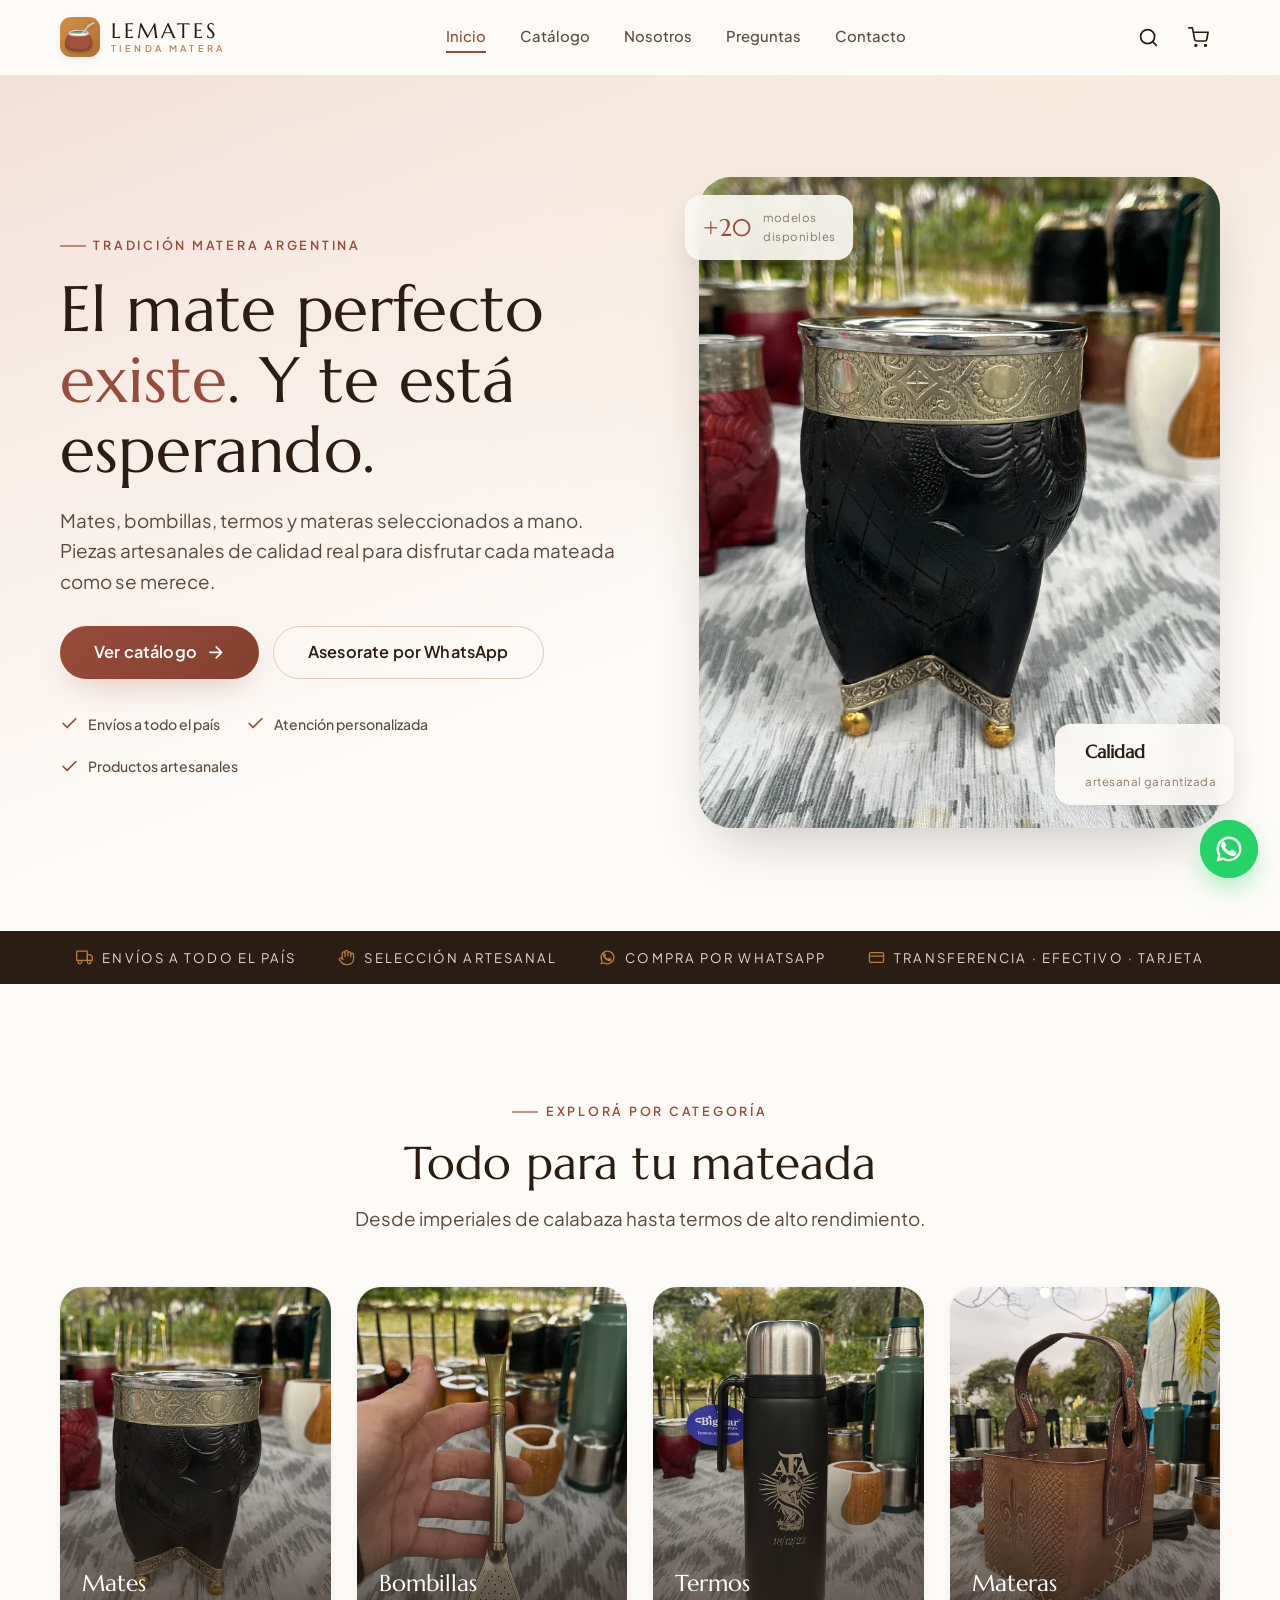
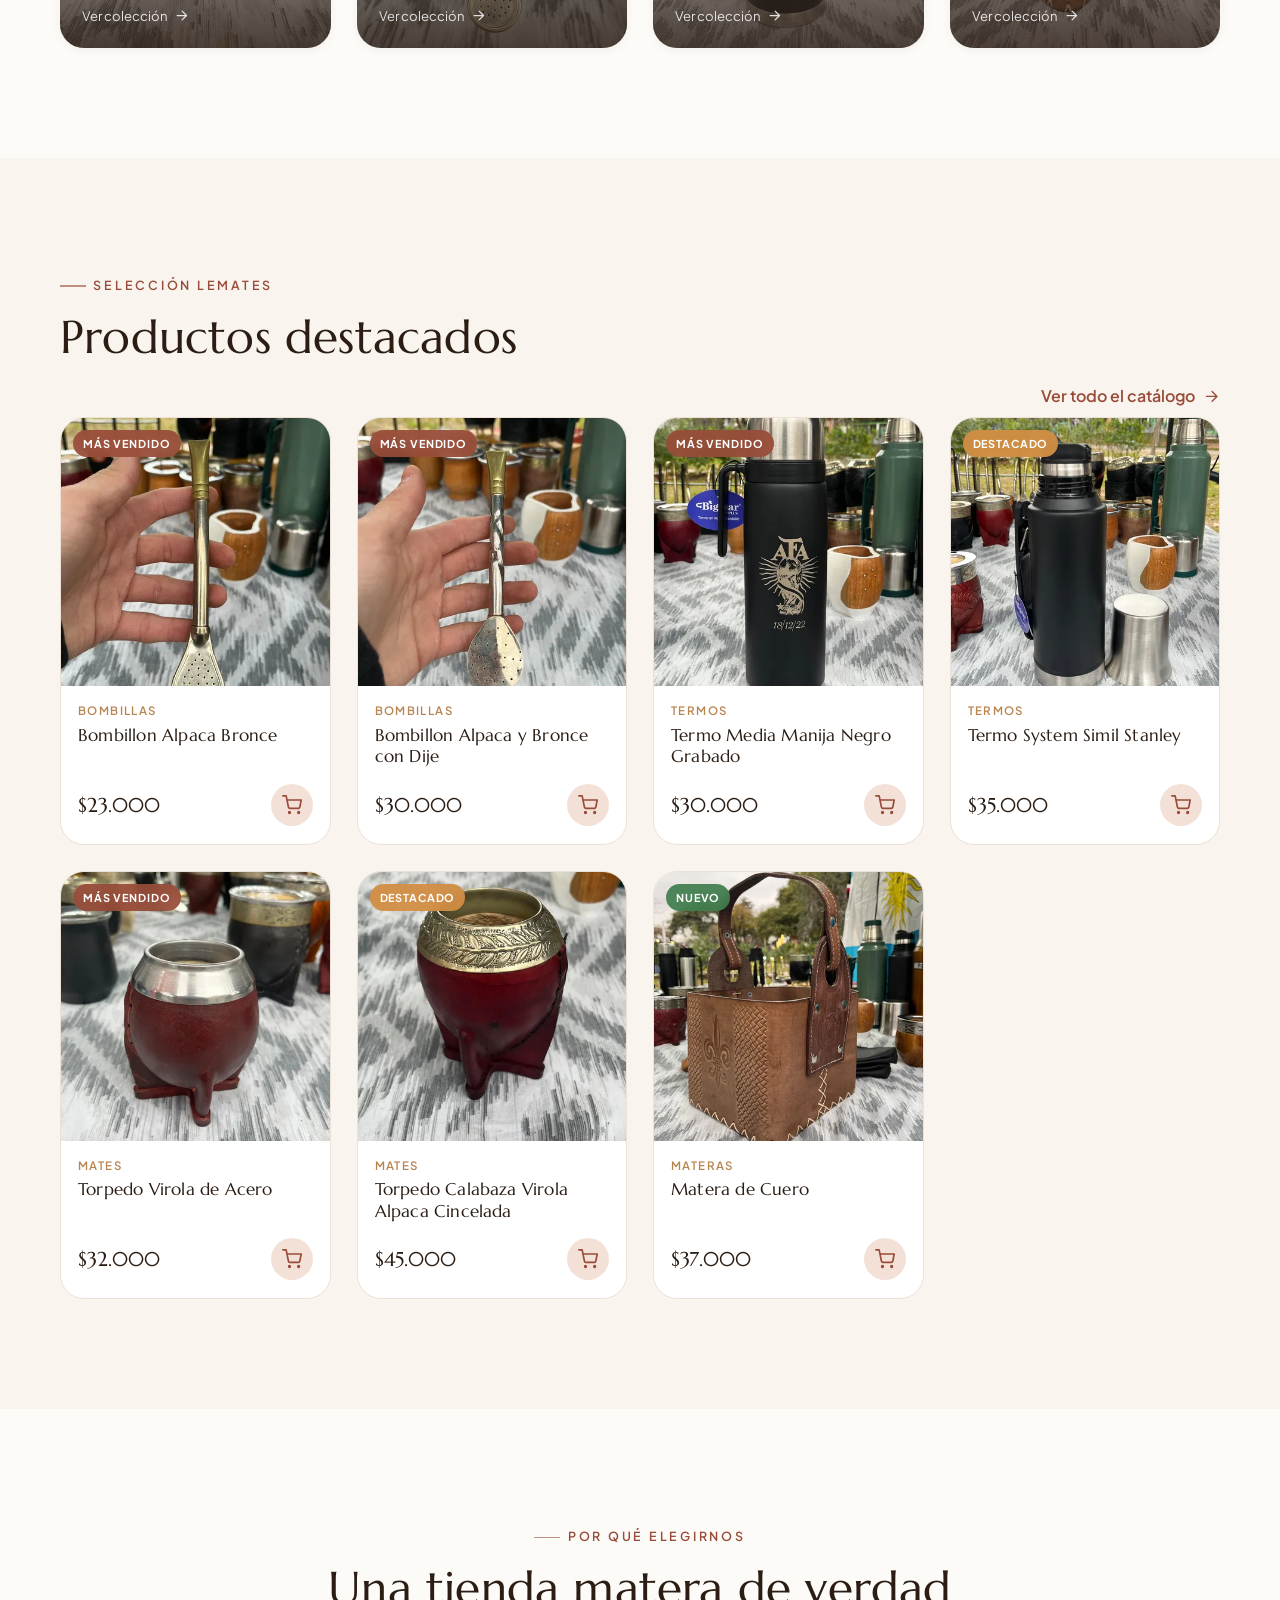
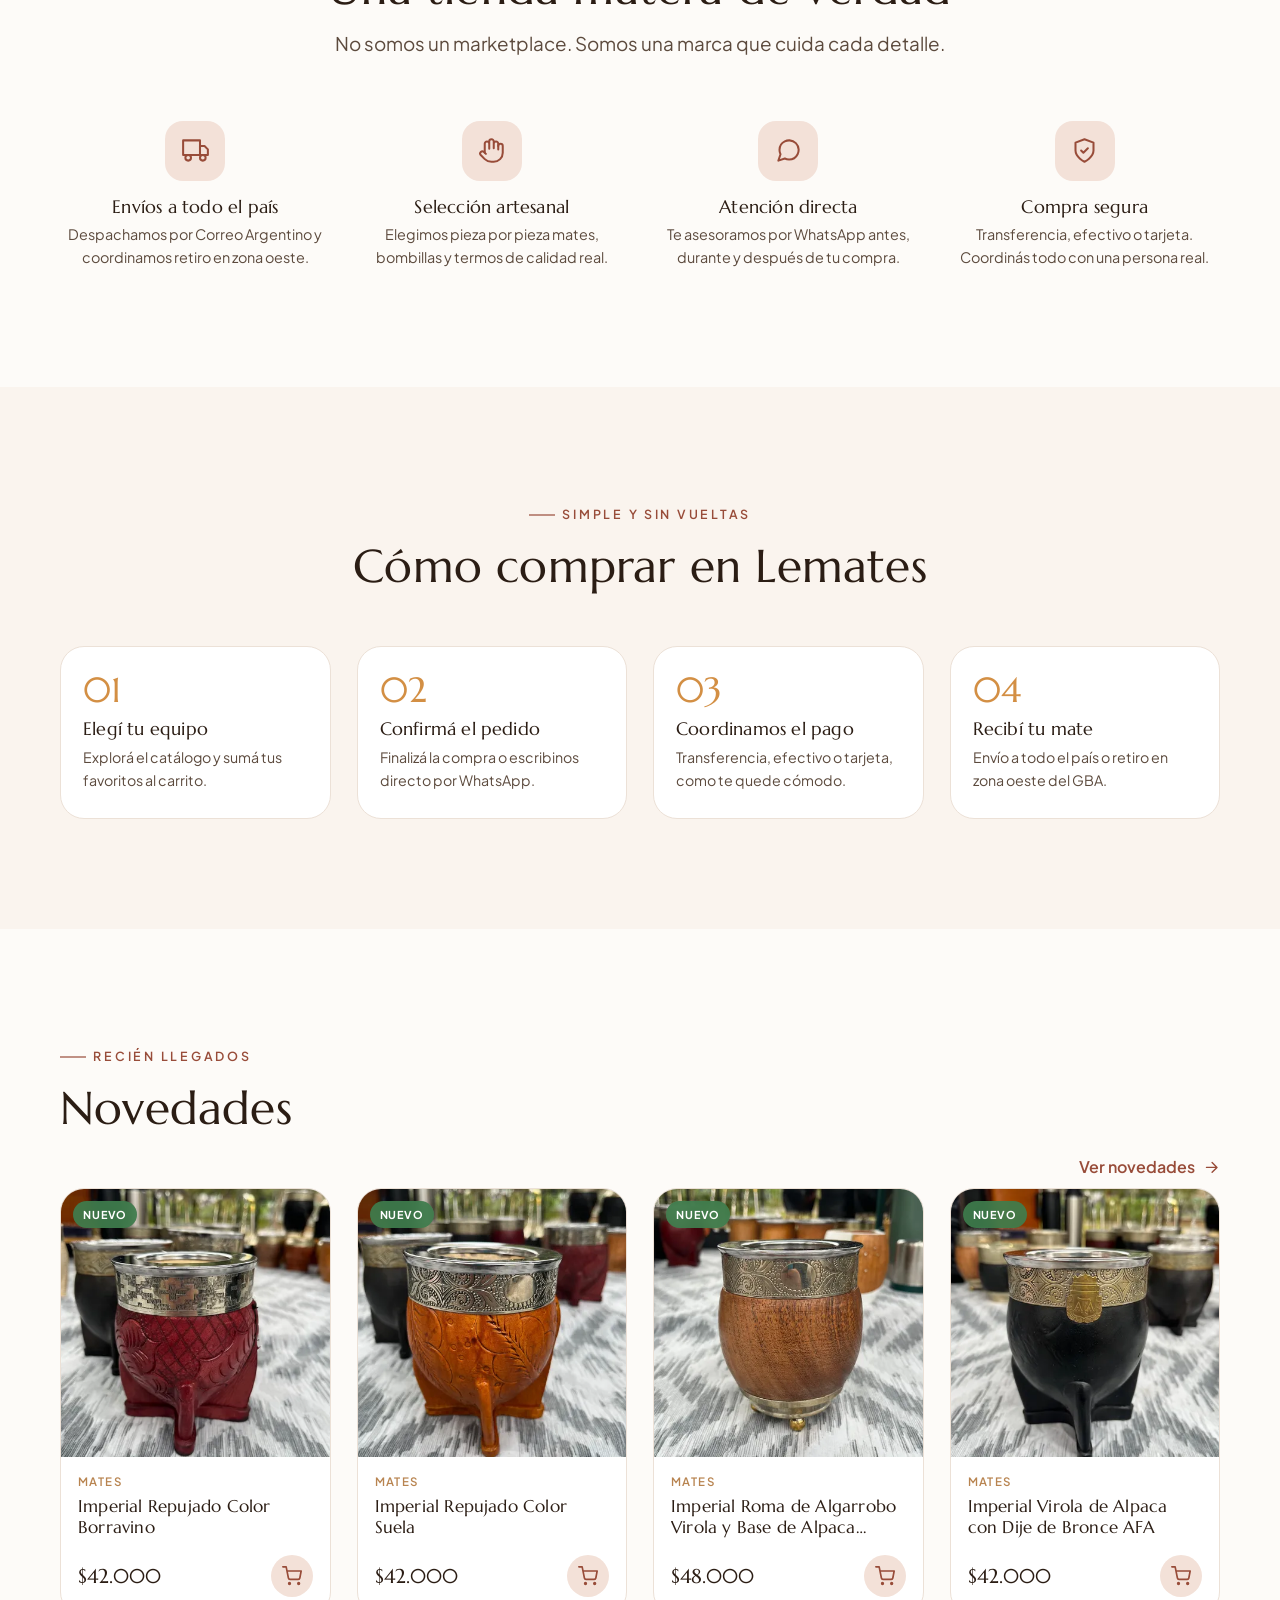
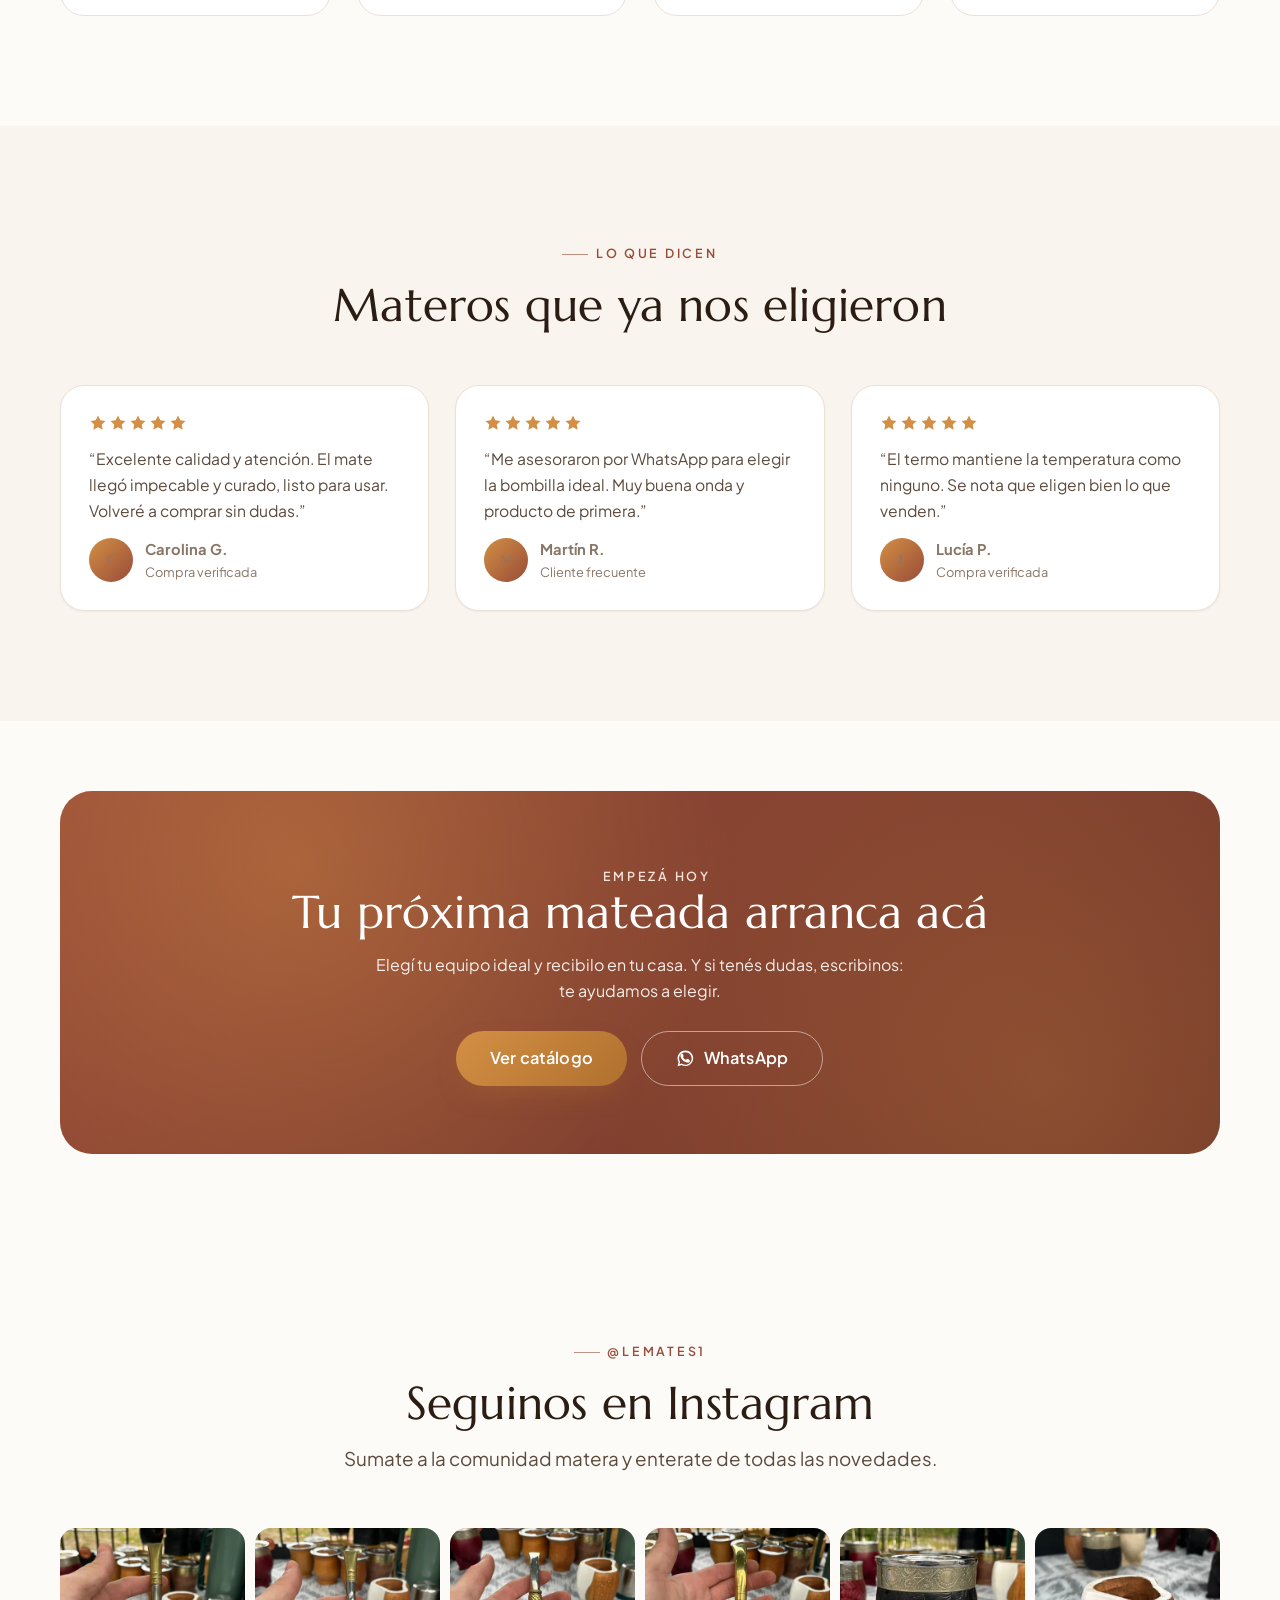
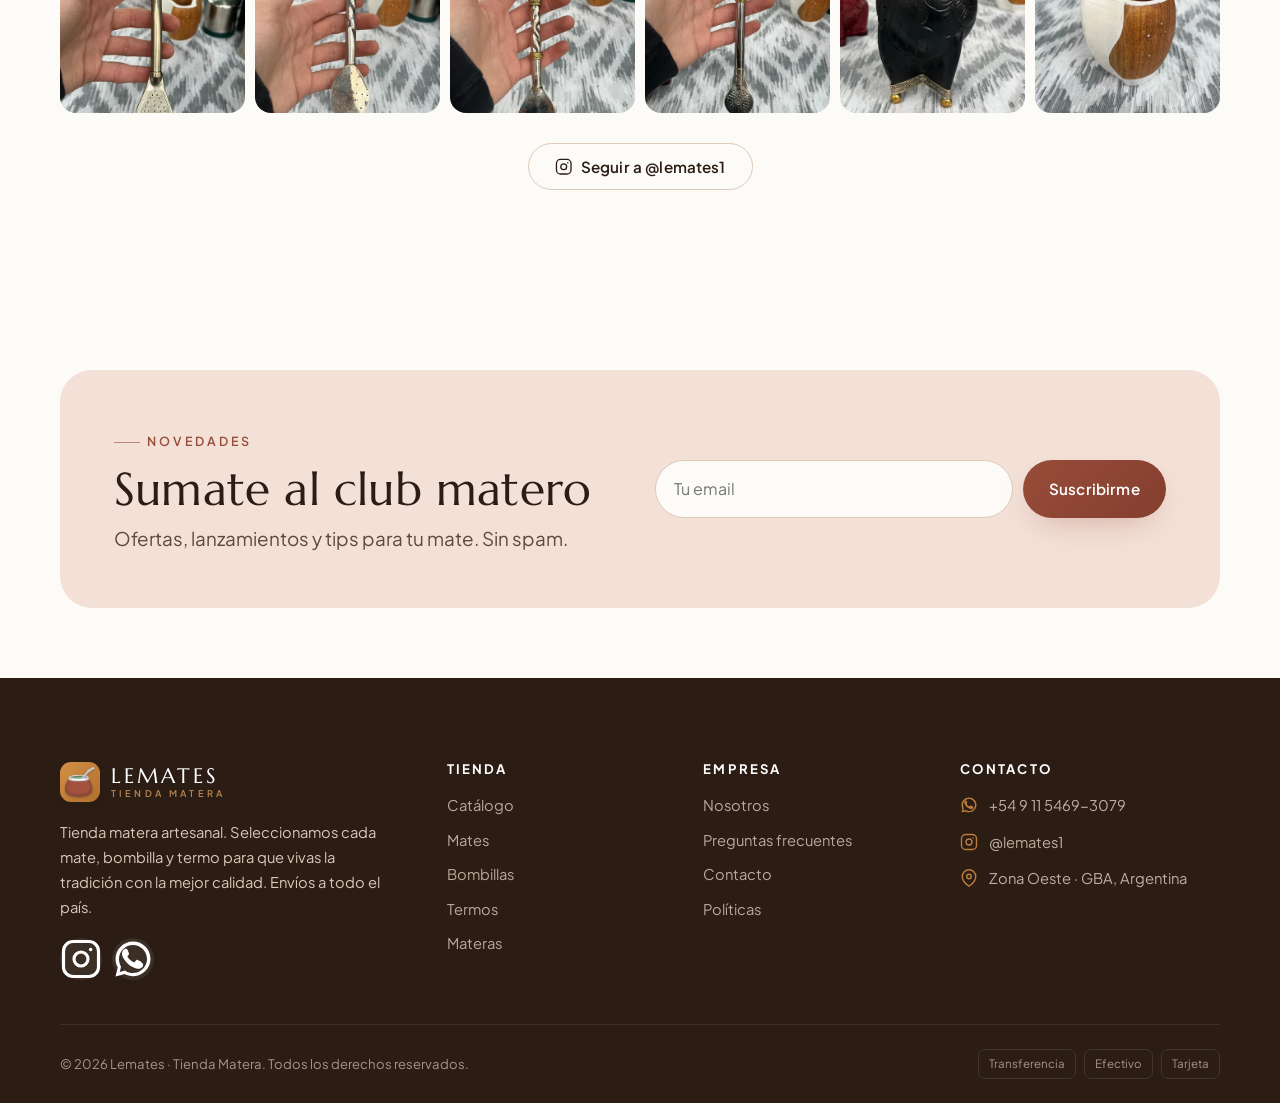
<file: index.html>
<!DOCTYPE html>
<html lang="es-AR">
<head>
<meta charset="UTF-8">
<meta name="viewport" content="width=device-width, initial-scale=1">
<title>Lemates · Tienda Matera | Mates, bombillas y termos artesanales</title>
<meta name="description" content="Tienda matera artesanal. Mates de calabaza y algarrobo, bombillas de alpaca, termos y materas. Envíos a todo el país. Comprá por la web o WhatsApp.">
<link rel="canonical" href="https://www.lemates.com.ar/index.html">
<meta name="theme-color" content="#d38f44">
<meta name="author" content="Lemates">
<meta name="robots" content="index, follow">
<meta property="og:type" content="website">
<meta property="og:site_name" content="Lemates · Tienda Matera">
<meta property="og:title" content="Lemates · Tienda Matera | Mates, bombillas y termos artesanales">
<meta property="og:description" content="Tienda matera artesanal. Mates de calabaza y algarrobo, bombillas de alpaca, termos y materas. Envíos a todo el país. Comprá por la web o WhatsApp.">
<meta property="og:url" content="https://www.lemates.com.ar/index.html">
<meta property="og:image" content="https://www.lemates.com.ar/assets/img/brand/og-image.jpg">
<meta property="og:locale" content="es_AR">
<meta name="twitter:card" content="summary_large_image">
<meta name="twitter:title" content="Lemates · Tienda Matera | Mates, bombillas y termos artesanales">
<meta name="twitter:description" content="Tienda matera artesanal. Mates de calabaza y algarrobo, bombillas de alpaca, termos y materas. Envíos a todo el país. Comprá por la web o WhatsApp.">
<meta name="twitter:image" content="https://www.lemates.com.ar/assets/img/brand/og-image.jpg">
<link rel="icon" href="favicon.ico" sizes="any">
<link rel="icon" type="image/png" sizes="32x32" href="assets/img/brand/favicon-32.png">
<link rel="apple-touch-icon" href="assets/img/brand/apple-touch-icon.png">
<link rel="manifest" href="site.webmanifest">
<link rel="preconnect" href="https://fonts.googleapis.com">
<link rel="preconnect" href="https://fonts.gstatic.com" crossorigin>
<link rel="preload" as="style" href="https://fonts.googleapis.com/css2?family=Marcellus&family=Plus+Jakarta+Sans:wght@400;500;600;700&display=swap">
<link rel="stylesheet" href="https://fonts.googleapis.com/css2?family=Marcellus&family=Plus+Jakarta+Sans:wght@400;500;600;700&display=swap">
<link rel="stylesheet" href="assets/css/styles.css?v=20260708e">
<script type="application/ld+json">{"@context": "https://schema.org", "@type": "Store", "name": "Lemates · Tienda Matera", "image": "https://www.lemates.com.ar/assets/img/brand/og-image.jpg", "description": "Tienda matera artesanal. Mates, bombillas, termos y materas de primera calidad. Envíos a todo el país.", "url": "https://www.lemates.com.ar", "telephone": "+5491154693079", "areaServed": "AR", "sameAs": ["https://www.instagram.com/lemates1/"], "priceRange": "$$"}</script>
</head>
<body>
<div class="page-loader"><img class="loader-mate" src="assets/img/brand/mate-icon.png" alt="Cargando"></div><header class="header">
  <div class="container header__bar">
    <a class="brand" href="index.html" aria-label="Lemates inicio">
  <span class="brand__mark"><img src="assets/img/brand/mate-icon.png" alt="" width="30" height="30"></span>
  <span class="brand__text"><span class="brand__name">LEMATES</span><span class="brand__sub">Tienda Matera</span></span>
</a>
    <nav class="nav" aria-label="Principal"><a href="index.html" data-nav="index.html" class="is-active">Inicio</a><a href="catalogo.html" data-nav="catalogo.html">Catálogo</a><a href="nosotros.html" data-nav="nosotros.html">Nosotros</a><a href="faq.html" data-nav="faq.html">Preguntas</a><a href="contacto.html" data-nav="contacto.html">Contacto</a></nav>
    <div class="header__actions">
      <a class="icon-btn" href="catalogo.html" aria-label="Buscar productos"><svg viewBox="0 0 24 24" fill="none" stroke="currentColor" stroke-width="2" stroke-linecap="round" stroke-linejoin="round"><circle cx="11" cy="11" r="8"/><path d="m21 21-4.3-4.3"/></svg></a>
      <button class="icon-btn" data-cart-open aria-label="Abrir carrito"><svg viewBox="0 0 24 24" fill="none" stroke="currentColor" stroke-width="1.9" stroke-linecap="round" stroke-linejoin="round"><circle cx="9" cy="21" r="1"/><circle cx="20" cy="21" r="1"/><path d="M1 1h4l2.68 13.39a2 2 0 0 0 2 1.61h9.72a2 2 0 0 0 2-1.61L23 6H6"/></svg><span class="cart-count">0</span></button>
      <button class="icon-btn menu-toggle" aria-label="Abrir menú"><svg viewBox="0 0 24 24" fill="none" stroke="currentColor" stroke-width="2" stroke-linecap="round"><path d="M3 6h18M3 12h18M3 18h18"/></svg></button>
    </div>
  </div>
</header>
<div class="mobile-nav">
  <div class="mobile-nav__scrim"></div>
  <aside class="mobile-nav__panel" role="dialog" aria-label="Menú">
    <div class="mobile-nav__head"><a class="brand" href="index.html" aria-label="Lemates inicio">
  <span class="brand__mark"><img src="assets/img/brand/mate-icon.png" alt="" width="30" height="30"></span>
  <span class="brand__text"><span class="brand__name">LEMATES</span><span class="brand__sub">Tienda Matera</span></span>
</a><button class="icon-btn" data-mclose aria-label="Cerrar menú"><svg viewBox="0 0 24 24" fill="none" stroke="currentColor" stroke-width="2" stroke-linecap="round"><path d="M18 6 6 18M6 6l12 12"/></svg></button></div>
    <nav class="mobile-nav__links"><a href="index.html" data-mclose class="is-active">Inicio</a><a href="catalogo.html" data-mclose>Catálogo</a><a href="nosotros.html" data-mclose>Nosotros</a><a href="faq.html" data-mclose>Preguntas</a><a href="contacto.html" data-mclose>Contacto</a><a href="carrito.html" data-mclose>Carrito</a></nav>
    <div class="mobile-nav__foot">
      <a class="btn btn--wa btn--block" href="https://wa.me/5491154693079" target="_blank" rel="noopener"><svg viewBox="0 0 24 24" fill="currentColor"><path d="M12 2C6.5 2 2 6.5 2 12c0 1.8.5 3.4 1.3 4.9L2 22l5.3-1.4c1.4.8 3 1.2 4.7 1.2 5.5 0 10-4.5 10-10S17.5 2 12 2zm0 18c-1.5 0-3-.4-4.2-1.2l-.3-.2-3.1.8.8-3-.2-.3C4.4 15 4 13.5 4 12c0-4.4 3.6-8 8-8s8 3.6 8 8-3.6 8-8 8zm4.5-6.6c-.3-.1-1.7-.8-1.9-.9-.3-.1-.5-.1-.7.1-.2.3-.7.9-.9 1.1-.2.2-.3.2-.6.1-1.5-.8-2.5-1.4-3.5-3.1-.3-.5.3-.4.8-1.4.1-.2 0-.4 0-.5s-.7-1.6-.9-2.2c-.2-.5-.5-.5-.7-.5h-.6c-.2 0-.5.1-.8.4-.3.3-1 1-1 2.5s1.1 2.9 1.2 3.1c.1.2 2.1 3.3 5.2 4.6 1.9.8 2.7.9 3.6.8.6-.1 1.7-.7 1.9-1.4.2-.7.2-1.2.2-1.4-.1-.1-.3-.2-.6-.3z"/></svg> Escribinos por WhatsApp</a>
      <div class="mobile-nav__social">
        <a href="https://www.instagram.com/lemates1/" target="_blank" rel="noopener" aria-label="Instagram"><svg viewBox="0 0 24 24" fill="none" stroke="currentColor" stroke-width="1.8"><rect x="2" y="2" width="20" height="20" rx="5.5"/><circle cx="12" cy="12" r="4"/><circle cx="17.5" cy="6.5" r="1" fill="currentColor" stroke="none"/></svg></a>
      </div>
    </div>
  </aside>
</div>
<main id="main">
  <!-- HERO -->
  <section class="hero">
    <div class="container hero__inner">
      <div class="hero__content reveal">
        <span class="eyebrow">Tradición matera argentina</span>
        <h1>El mate perfecto <em>existe</em>. Y te está esperando.</h1>
        <p class="lead">Mates, bombillas, termos y materas seleccionados a mano. Piezas artesanales de calidad real para disfrutar cada mateada como se merece.</p>
        <div class="hero__cta">
          <a class="btn btn--primary btn--lg" href="catalogo.html">Ver catálogo <svg viewBox="0 0 24 24" fill="none" stroke="currentColor" stroke-width="2" stroke-linecap="round" stroke-linejoin="round"><path d="M5 12h14M13 5l7 7-7 7"/></svg></a>
          <a class="btn btn--outline btn--lg" href="https://wa.me/5491154693079" target="_blank" rel="noopener">Asesorate por WhatsApp</a>
        </div>
        <ul class="hero__trust">
          <li><svg viewBox="0 0 24 24" fill="none" stroke="currentColor" stroke-width="2.2" stroke-linecap="round" stroke-linejoin="round"><path d="M20 6 9 17l-5-5"/></svg> Envíos a todo el país</li>
          <li><svg viewBox="0 0 24 24" fill="none" stroke="currentColor" stroke-width="2.2" stroke-linecap="round" stroke-linejoin="round"><path d="M20 6 9 17l-5-5"/></svg> Atención personalizada</li>
          <li><svg viewBox="0 0 24 24" fill="none" stroke="currentColor" stroke-width="2.2" stroke-linecap="round" stroke-linejoin="round"><path d="M20 6 9 17l-5-5"/></svg> Productos artesanales</li>
        </ul>
      </div>
      <div class="hero__media reveal" data-delay="1">
        <div class="hero__glow"></div>
        <div class="hero__card"><img src="assets/img/products/imperial-calabaza-repujado-virola-y-base-de-alpaca-y-pelotas-de-bronce.webp" alt="Mate imperial de calabaza repujado con virola de alpaca" width="600" height="750" fetchpriority="high"></div>
        <div class="hero__badge hero__badge--tl"><span class="n">+20</span><span class="l">modelos<br>disponibles</span></div>
        <div class="hero__badge hero__badge--br"><span style="color:var(--primary)"><svg viewBox="0 0 24 24" fill="currentColor"><path d="M12 2l3.09 6.26L22 9.27l-5 4.87 1.18 6.88L12 17.77l-6.18 3.25L7 14.14l-5-4.87 6.91-1.01z"/></svg></span><span><b style="font-family:var(--font-display);font-size:1.1rem">Calidad</b><br><span class="l">artesanal garantizada</span></span></div>
      </div>
    </div>
  </section>

  <!-- STRIP -->
  <div class="strip"><div class="container"><div class="strip__row">
    <span><svg viewBox="0 0 24 24" fill="none" stroke="currentColor" stroke-width="1.8" stroke-linecap="round" stroke-linejoin="round"><path d="M1 3h15v13H1z"/><path d="M16 8h4l3 3v5h-7V8z"/><circle cx="5.5" cy="18.5" r="2.5"/><circle cx="18.5" cy="18.5" r="2.5"/></svg> Envíos a todo el país</span>
    <span><svg viewBox="0 0 24 24" fill="none" stroke="currentColor" stroke-width="1.8" stroke-linecap="round" stroke-linejoin="round"><path d="M18 11V6a2 2 0 0 0-2-2 2 2 0 0 0-2 2M14 10V4a2 2 0 0 0-2-2 2 2 0 0 0-2 2v2M10 10.5V6a2 2 0 0 0-2-2 2 2 0 0 0-2 2v8"/><path d="M18 8a2 2 0 1 1 4 0v6a8 8 0 0 1-8 8h-2c-2.8 0-4.5-.86-5.99-2.34l-3.6-3.6a2 2 0 0 1 2.83-2.82L7 15"/></svg> Selección artesanal</span>
    <span><svg viewBox="0 0 24 24" fill="currentColor"><path d="M12 2C6.5 2 2 6.5 2 12c0 1.8.5 3.4 1.3 4.9L2 22l5.3-1.4c1.4.8 3 1.2 4.7 1.2 5.5 0 10-4.5 10-10S17.5 2 12 2zm0 18c-1.5 0-3-.4-4.2-1.2l-.3-.2-3.1.8.8-3-.2-.3C4.4 15 4 13.5 4 12c0-4.4 3.6-8 8-8s8 3.6 8 8-3.6 8-8 8zm4.5-6.6c-.3-.1-1.7-.8-1.9-.9-.3-.1-.5-.1-.7.1-.2.3-.7.9-.9 1.1-.2.2-.3.2-.6.1-1.5-.8-2.5-1.4-3.5-3.1-.3-.5.3-.4.8-1.4.1-.2 0-.4 0-.5s-.7-1.6-.9-2.2c-.2-.5-.5-.5-.7-.5h-.6c-.2 0-.5.1-.8.4-.3.3-1 1-1 2.5s1.1 2.9 1.2 3.1c.1.2 2.1 3.3 5.2 4.6 1.9.8 2.7.9 3.6.8.6-.1 1.7-.7 1.9-1.4.2-.7.2-1.2.2-1.4-.1-.1-.3-.2-.6-.3z"/></svg> Compra por WhatsApp</span>
    <span><svg viewBox="0 0 24 24" fill="none" stroke="currentColor" stroke-width="1.8" stroke-linecap="round" stroke-linejoin="round"><rect x="2" y="5" width="20" height="14" rx="2"/><path d="M2 10h20"/></svg> Transferencia · Efectivo · Tarjeta</span>
  </div></div></div>

  <!-- CATEGORÍAS -->
  <section class="section">
    <div class="container">
      <div class="section-head center reveal"><span class="eyebrow">Explorá por categoría</span><h2>Todo para tu mateada</h2><p class='lead'>Desde imperiales de calabaza hasta termos de alto rendimiento.</p></div>
      <div class="grid cat-grid"><a class="cat-card reveal" href="catalogo.html?cat=Mates">
      <img src="assets/img/products/imperial-calabaza-repujado-virola-y-base-de-alpaca-y-pelotas-de-bronce-thumb.webp" alt="Mates" loading="lazy">
      <div><div class="cat-card__name">Mates</div><div class="cat-card__meta">Ver colección <svg viewBox="0 0 24 24" fill="none" stroke="currentColor" stroke-width="2" stroke-linecap="round" stroke-linejoin="round"><path d="M5 12h14M13 5l7 7-7 7"/></svg></div></div>
    </a><a class="cat-card reveal" href="catalogo.html?cat=Bombillas">
      <img src="assets/img/products/bombillon-alpaca-bronce-thumb.webp" alt="Bombillas" loading="lazy">
      <div><div class="cat-card__name">Bombillas</div><div class="cat-card__meta">Ver colección <svg viewBox="0 0 24 24" fill="none" stroke="currentColor" stroke-width="2" stroke-linecap="round" stroke-linejoin="round"><path d="M5 12h14M13 5l7 7-7 7"/></svg></div></div>
    </a><a class="cat-card reveal" href="catalogo.html?cat=Termos">
      <img src="assets/img/products/termo-media-manija-negro-grabado-thumb.webp" alt="Termos" loading="lazy">
      <div><div class="cat-card__name">Termos</div><div class="cat-card__meta">Ver colección <svg viewBox="0 0 24 24" fill="none" stroke="currentColor" stroke-width="2" stroke-linecap="round" stroke-linejoin="round"><path d="M5 12h14M13 5l7 7-7 7"/></svg></div></div>
    </a><a class="cat-card reveal" href="catalogo.html?cat=Materas">
      <img src="assets/img/products/matera-cuero-thumb.webp" alt="Materas" loading="lazy">
      <div><div class="cat-card__name">Materas</div><div class="cat-card__meta">Ver colección <svg viewBox="0 0 24 24" fill="none" stroke="currentColor" stroke-width="2" stroke-linecap="round" stroke-linejoin="round"><path d="M5 12h14M13 5l7 7-7 7"/></svg></div></div>
    </a></div>
    </div>
  </section>

  <!-- DESTACADOS -->
  <section class="section" style="background:var(--cream-2)">
    <div class="container">
      <div style="display:flex;justify-content:space-between;align-items:flex-end;gap:20px;flex-wrap:wrap">
        <div class="section-head reveal"><span class="eyebrow">Selección Lemates</span><h2>Productos destacados</h2></div>
        <a class="link-arrow reveal" href="catalogo.html" style="margin-bottom:8px">Ver todo el catálogo <svg viewBox="0 0 24 24" fill="none" stroke="currentColor" stroke-width="2" stroke-linecap="round" stroke-linejoin="round"><path d="M5 12h14M13 5l7 7-7 7"/></svg></a>
      </div>
      <div class="grid card-grid" id="featuredGrid"></div>
    </div>
  </section>

  <!-- BENEFICIOS -->
  <section class="section">
    <div class="container">
      <div class="section-head center reveal"><span class="eyebrow">Por qué elegirnos</span><h2>Una tienda matera de verdad</h2><p class='lead'>No somos un marketplace. Somos una marca que cuida cada detalle.</p></div>
      <div class="grid benefits"><div class="benefit reveal" data-delay="0"><div class="benefit__ic"><svg viewBox="0 0 24 24" fill="none" stroke="currentColor" stroke-width="1.8" stroke-linecap="round" stroke-linejoin="round"><path d="M1 3h15v13H1z"/><path d="M16 8h4l3 3v5h-7V8z"/><circle cx="5.5" cy="18.5" r="2.5"/><circle cx="18.5" cy="18.5" r="2.5"/></svg></div><h3>Envíos a todo el país</h3><p>Despachamos por Correo Argentino y coordinamos retiro en zona oeste.</p></div><div class="benefit reveal" data-delay="1"><div class="benefit__ic"><svg viewBox="0 0 24 24" fill="none" stroke="currentColor" stroke-width="1.8" stroke-linecap="round" stroke-linejoin="round"><path d="M18 11V6a2 2 0 0 0-2-2 2 2 0 0 0-2 2M14 10V4a2 2 0 0 0-2-2 2 2 0 0 0-2 2v2M10 10.5V6a2 2 0 0 0-2-2 2 2 0 0 0-2 2v8"/><path d="M18 8a2 2 0 1 1 4 0v6a8 8 0 0 1-8 8h-2c-2.8 0-4.5-.86-5.99-2.34l-3.6-3.6a2 2 0 0 1 2.83-2.82L7 15"/></svg></div><h3>Selección artesanal</h3><p>Elegimos pieza por pieza mates, bombillas y termos de calidad real.</p></div><div class="benefit reveal" data-delay="2"><div class="benefit__ic"><svg viewBox="0 0 24 24" fill="none" stroke="currentColor" stroke-width="1.8" stroke-linecap="round" stroke-linejoin="round"><path d="M21 11.5a8.38 8.38 0 0 1-.9 3.8 8.5 8.5 0 0 1-7.6 4.7 8.38 8.38 0 0 1-3.8-.9L3 21l1.9-5.7a8.38 8.38 0 0 1-.9-3.8 8.5 8.5 0 0 1 4.7-7.6 8.38 8.38 0 0 1 3.8-.9h.5a8.48 8.48 0 0 1 8 8v.5z"/></svg></div><h3>Atención directa</h3><p>Te asesoramos por WhatsApp antes, durante y después de tu compra.</p></div><div class="benefit reveal" data-delay="3"><div class="benefit__ic"><svg viewBox="0 0 24 24" fill="none" stroke="currentColor" stroke-width="1.8" stroke-linecap="round" stroke-linejoin="round"><path d="M12 22s8-4 8-10V5l-8-3-8 3v7c0 6 8 10 8 10z"/><path d="m9 12 2 2 4-4"/></svg></div><h3>Compra segura</h3><p>Transferencia, efectivo o tarjeta. Coordinás todo con una persona real.</p></div></div>
    </div>
  </section>

  <!-- PROCESO -->
  <section class="section" style="background:var(--cream-2)">
    <div class="container">
      <div class="section-head center reveal"><span class="eyebrow">Simple y sin vueltas</span><h2>Cómo comprar en Lemates</h2></div>
      <div class="grid steps"><div class="step reveal" data-delay="0"><div class="step__n">01</div><h3>Elegí tu equipo</h3><p>Explorá el catálogo y sumá tus favoritos al carrito.</p></div><div class="step reveal" data-delay="1"><div class="step__n">02</div><h3>Confirmá el pedido</h3><p>Finalizá la compra o escribinos directo por WhatsApp.</p></div><div class="step reveal" data-delay="2"><div class="step__n">03</div><h3>Coordinamos el pago</h3><p>Transferencia, efectivo o tarjeta, como te quede cómodo.</p></div><div class="step reveal" data-delay="3"><div class="step__n">04</div><h3>Recibí tu mate</h3><p>Envío a todo el país o retiro en zona oeste del GBA.</p></div></div>
    </div>
  </section>

  <!-- NUEVOS -->
  <section class="section">
    <div class="container">
      <div style="display:flex;justify-content:space-between;align-items:flex-end;gap:20px;flex-wrap:wrap">
        <div class="section-head reveal"><span class="eyebrow">Recién llegados</span><h2>Novedades</h2></div>
        <a class="link-arrow reveal" href="catalogo.html?sort=new" style="margin-bottom:8px">Ver novedades <svg viewBox="0 0 24 24" fill="none" stroke="currentColor" stroke-width="2" stroke-linecap="round" stroke-linejoin="round"><path d="M5 12h14M13 5l7 7-7 7"/></svg></a>
      </div>
      <div class="grid card-grid" id="newGrid"></div>
    </div>
  </section>

  <!-- TESTIMONIOS -->
  <section class="section" style="background:var(--cream-2)">
    <div class="container">
      <div class="section-head center reveal"><span class="eyebrow">Lo que dicen</span><h2>Materos que ya nos eligieron</h2></div>
      <div class="grid testi-grid"><figure class="testi reveal" data-delay="0">
      <div class="testi__stars"><svg viewBox="0 0 24 24" fill="currentColor"><path d="M12 2l3.09 6.26L22 9.27l-5 4.87 1.18 6.88L12 17.77l-6.18 3.25L7 14.14l-5-4.87 6.91-1.01z"/></svg><svg viewBox="0 0 24 24" fill="currentColor"><path d="M12 2l3.09 6.26L22 9.27l-5 4.87 1.18 6.88L12 17.77l-6.18 3.25L7 14.14l-5-4.87 6.91-1.01z"/></svg><svg viewBox="0 0 24 24" fill="currentColor"><path d="M12 2l3.09 6.26L22 9.27l-5 4.87 1.18 6.88L12 17.77l-6.18 3.25L7 14.14l-5-4.87 6.91-1.01z"/></svg><svg viewBox="0 0 24 24" fill="currentColor"><path d="M12 2l3.09 6.26L22 9.27l-5 4.87 1.18 6.88L12 17.77l-6.18 3.25L7 14.14l-5-4.87 6.91-1.01z"/></svg><svg viewBox="0 0 24 24" fill="currentColor"><path d="M12 2l3.09 6.26L22 9.27l-5 4.87 1.18 6.88L12 17.77l-6.18 3.25L7 14.14l-5-4.87 6.91-1.01z"/></svg></div>
      <blockquote><p>“Excelente calidad y atención. El mate llegó impecable y curado, listo para usar. Volveré a comprar sin dudas.”</p></blockquote>
      <figcaption class="testi__who"><span class="testi__av">C</span><span><b>Carolina G.</b><span>Compra verificada</span></span></figcaption>
    </figure><figure class="testi reveal" data-delay="1">
      <div class="testi__stars"><svg viewBox="0 0 24 24" fill="currentColor"><path d="M12 2l3.09 6.26L22 9.27l-5 4.87 1.18 6.88L12 17.77l-6.18 3.25L7 14.14l-5-4.87 6.91-1.01z"/></svg><svg viewBox="0 0 24 24" fill="currentColor"><path d="M12 2l3.09 6.26L22 9.27l-5 4.87 1.18 6.88L12 17.77l-6.18 3.25L7 14.14l-5-4.87 6.91-1.01z"/></svg><svg viewBox="0 0 24 24" fill="currentColor"><path d="M12 2l3.09 6.26L22 9.27l-5 4.87 1.18 6.88L12 17.77l-6.18 3.25L7 14.14l-5-4.87 6.91-1.01z"/></svg><svg viewBox="0 0 24 24" fill="currentColor"><path d="M12 2l3.09 6.26L22 9.27l-5 4.87 1.18 6.88L12 17.77l-6.18 3.25L7 14.14l-5-4.87 6.91-1.01z"/></svg><svg viewBox="0 0 24 24" fill="currentColor"><path d="M12 2l3.09 6.26L22 9.27l-5 4.87 1.18 6.88L12 17.77l-6.18 3.25L7 14.14l-5-4.87 6.91-1.01z"/></svg></div>
      <blockquote><p>“Me asesoraron por WhatsApp para elegir la bombilla ideal. Muy buena onda y producto de primera.”</p></blockquote>
      <figcaption class="testi__who"><span class="testi__av">M</span><span><b>Martín R.</b><span>Cliente frecuente</span></span></figcaption>
    </figure><figure class="testi reveal" data-delay="2">
      <div class="testi__stars"><svg viewBox="0 0 24 24" fill="currentColor"><path d="M12 2l3.09 6.26L22 9.27l-5 4.87 1.18 6.88L12 17.77l-6.18 3.25L7 14.14l-5-4.87 6.91-1.01z"/></svg><svg viewBox="0 0 24 24" fill="currentColor"><path d="M12 2l3.09 6.26L22 9.27l-5 4.87 1.18 6.88L12 17.77l-6.18 3.25L7 14.14l-5-4.87 6.91-1.01z"/></svg><svg viewBox="0 0 24 24" fill="currentColor"><path d="M12 2l3.09 6.26L22 9.27l-5 4.87 1.18 6.88L12 17.77l-6.18 3.25L7 14.14l-5-4.87 6.91-1.01z"/></svg><svg viewBox="0 0 24 24" fill="currentColor"><path d="M12 2l3.09 6.26L22 9.27l-5 4.87 1.18 6.88L12 17.77l-6.18 3.25L7 14.14l-5-4.87 6.91-1.01z"/></svg><svg viewBox="0 0 24 24" fill="currentColor"><path d="M12 2l3.09 6.26L22 9.27l-5 4.87 1.18 6.88L12 17.77l-6.18 3.25L7 14.14l-5-4.87 6.91-1.01z"/></svg></div>
      <blockquote><p>“El termo mantiene la temperatura como ninguno. Se nota que eligen bien lo que venden.”</p></blockquote>
      <figcaption class="testi__who"><span class="testi__av">L</span><span><b>Lucía P.</b><span>Compra verificada</span></span></figcaption>
    </figure></div>
    </div>
  </section>

  <!-- CTA -->
  <section class="section--tight"><div class="container">
    <div class="cta-band reveal">
      <span class="eyebrow" style="color:#f3e1d8;justify-content:center">Empezá hoy</span>
      <h2>Tu próxima mateada arranca acá</h2>
      <p>Elegí tu equipo ideal y recibilo en tu casa. Y si tenés dudas, escribinos: te ayudamos a elegir.</p>
      <div style="display:flex;gap:14px;justify-content:center;flex-wrap:wrap">
        <a class="btn btn--gold btn--lg" href="catalogo.html">Ver catálogo</a>
        <a class="btn btn--outline btn--lg" href="https://wa.me/5491154693079" target="_blank" rel="noopener"><svg viewBox="0 0 24 24" fill="currentColor"><path d="M12 2C6.5 2 2 6.5 2 12c0 1.8.5 3.4 1.3 4.9L2 22l5.3-1.4c1.4.8 3 1.2 4.7 1.2 5.5 0 10-4.5 10-10S17.5 2 12 2zm0 18c-1.5 0-3-.4-4.2-1.2l-.3-.2-3.1.8.8-3-.2-.3C4.4 15 4 13.5 4 12c0-4.4 3.6-8 8-8s8 3.6 8 8-3.6 8-8 8zm4.5-6.6c-.3-.1-1.7-.8-1.9-.9-.3-.1-.5-.1-.7.1-.2.3-.7.9-.9 1.1-.2.2-.3.2-.6.1-1.5-.8-2.5-1.4-3.5-3.1-.3-.5.3-.4.8-1.4.1-.2 0-.4 0-.5s-.7-1.6-.9-2.2c-.2-.5-.5-.5-.7-.5h-.6c-.2 0-.5.1-.8.4-.3.3-1 1-1 2.5s1.1 2.9 1.2 3.1c.1.2 2.1 3.3 5.2 4.6 1.9.8 2.7.9 3.6.8.6-.1 1.7-.7 1.9-1.4.2-.7.2-1.2.2-1.4-.1-.1-.3-.2-.6-.3z"/></svg> WhatsApp</a>
      </div>
    </div>
  </div></section>

  <!-- INSTAGRAM -->
  <section class="section">
    <div class="container">
      <div class="section-head center reveal"><span class="eyebrow">@lemates1</span><h2>Seguinos en Instagram</h2><p class='lead'>Sumate a la comunidad matera y enterate de todas las novedades.</p></div>
      <div class="grid ig-grid"><a class="ig-item reveal" href="https://www.instagram.com/lemates1/" target="_blank" rel="noopener" aria-label="Ver en Instagram"><img src="assets/img/products/bombillon-alpaca-bronce-thumb.webp" alt="Publicación de Lemates en Instagram" loading="lazy"></a><a class="ig-item reveal" href="https://www.instagram.com/lemates1/" target="_blank" rel="noopener" aria-label="Ver en Instagram"><img src="assets/img/products/bombillon-alpaca-y-bronce-con-dije-thumb.webp" alt="Publicación de Lemates en Instagram" loading="lazy"></a><a class="ig-item reveal" href="https://www.instagram.com/lemates1/" target="_blank" rel="noopener" aria-label="Ver en Instagram"><img src="assets/img/products/bombillon-full-alpaca-con-dije-de-bronce-thumb.webp" alt="Publicación de Lemates en Instagram" loading="lazy"></a><a class="ig-item reveal" href="https://www.instagram.com/lemates1/" target="_blank" rel="noopener" aria-label="Ver en Instagram"><img src="assets/img/products/bombillon-importado-marca-el-gauchito-uruguay-alpaca-y-bronce-thumb.webp" alt="Publicación de Lemates en Instagram" loading="lazy"></a><a class="ig-item reveal" href="https://www.instagram.com/lemates1/" target="_blank" rel="noopener" aria-label="Ver en Instagram"><img src="assets/img/products/imperial-calabaza-repujado-virola-y-base-de-alpaca-y-pelotas-de-bronce-thumb.webp" alt="Publicación de Lemates en Instagram" loading="lazy"></a><a class="ig-item reveal" href="https://www.instagram.com/lemates1/" target="_blank" rel="noopener" aria-label="Ver en Instagram"><img src="assets/img/products/ranchero-artesanal-thumb.webp" alt="Publicación de Lemates en Instagram" loading="lazy"></a></div>
      <div class="text-center" style="margin-top:30px"><a class="btn btn--outline" href="https://www.instagram.com/lemates1/" target="_blank" rel="noopener"><svg viewBox="0 0 24 24" fill="none" stroke="currentColor" stroke-width="1.8"><rect x="2" y="2" width="20" height="20" rx="5.5"/><circle cx="12" cy="12" r="4"/><circle cx="17.5" cy="6.5" r="1" fill="currentColor" stroke="none"/></svg> Seguir a @lemates1</a></div>
    </div>
  </section>

  <!-- NEWSLETTER -->
  <section class="section--tight"><div class="container">
    <div class="newsletter reveal">
      <div><span class="eyebrow">Novedades</span><h2 style="margin-top:12px">Sumate al club matero</h2><p class="lead" style="margin-top:8px">Ofertas, lanzamientos y tips para tu mate. Sin spam.</p></div>
      <form onsubmit="event.preventDefault();this.reset();window.LemToast('¡Gracias por suscribirte!')">
        <input type="email" placeholder="Tu email" required aria-label="Email">
        <button class="btn btn--primary" type="submit">Suscribirme</button>
      </form>
    </div>
  </div></section>
</main>
<footer class="footer">
  <div class="container">
    <div class="footer__top">
      <div class="footer__brand">
        <a class="brand footer__brand" href="index.html" aria-label="Lemates inicio">
  <span class="brand__mark"><img src="assets/img/brand/mate-icon.png" alt="" width="30" height="30"></span>
  <span class="brand__text"><span class="brand__name">LEMATES</span><span class="brand__sub">Tienda Matera</span></span>
</a>
        <p>Tienda matera artesanal. Seleccionamos cada mate, bombilla y termo para que vivas la tradición con la mejor calidad. Envíos a todo el país.</p>
        <div class="footer__social">
          <a href="https://www.instagram.com/lemates1/" target="_blank" rel="noopener" aria-label="Instagram"><svg viewBox="0 0 24 24" fill="none" stroke="currentColor" stroke-width="1.8"><rect x="2" y="2" width="20" height="20" rx="5.5"/><circle cx="12" cy="12" r="4"/><circle cx="17.5" cy="6.5" r="1" fill="currentColor" stroke="none"/></svg></a>
          <a href="https://wa.me/5491154693079" target="_blank" rel="noopener" aria-label="WhatsApp"><svg viewBox="0 0 24 24" fill="currentColor"><path d="M12 2C6.5 2 2 6.5 2 12c0 1.8.5 3.4 1.3 4.9L2 22l5.3-1.4c1.4.8 3 1.2 4.7 1.2 5.5 0 10-4.5 10-10S17.5 2 12 2zm0 18c-1.5 0-3-.4-4.2-1.2l-.3-.2-3.1.8.8-3-.2-.3C4.4 15 4 13.5 4 12c0-4.4 3.6-8 8-8s8 3.6 8 8-3.6 8-8 8zm4.5-6.6c-.3-.1-1.7-.8-1.9-.9-.3-.1-.5-.1-.7.1-.2.3-.7.9-.9 1.1-.2.2-.3.2-.6.1-1.5-.8-2.5-1.4-3.5-3.1-.3-.5.3-.4.8-1.4.1-.2 0-.4 0-.5s-.7-1.6-.9-2.2c-.2-.5-.5-.5-.7-.5h-.6c-.2 0-.5.1-.8.4-.3.3-1 1-1 2.5s1.1 2.9 1.2 3.1c.1.2 2.1 3.3 5.2 4.6 1.9.8 2.7.9 3.6.8.6-.1 1.7-.7 1.9-1.4.2-.7.2-1.2.2-1.4-.1-.1-.3-.2-.6-.3z"/></svg></a>
        </div>
      </div>
      <div>
        <h4>Tienda</h4>
        <nav class="footer__links"><a href="catalogo.html">Catálogo</a><a href="catalogo.html?cat=Mates">Mates</a><a href="catalogo.html?cat=Bombillas">Bombillas</a><a href="catalogo.html?cat=Termos">Termos</a><a href="catalogo.html?cat=Materas">Materas</a></nav>
      </div>
      <div>
        <h4>Empresa</h4>
        <nav class="footer__links"><a href="nosotros.html">Nosotros</a><a href="faq.html">Preguntas frecuentes</a><a href="contacto.html">Contacto</a><a href="politicas.html">Políticas</a></nav>
      </div>
      <div>
        <h4>Contacto</h4>
        <ul class="footer__contact">
          <li><svg viewBox="0 0 24 24" fill="currentColor"><path d="M12 2C6.5 2 2 6.5 2 12c0 1.8.5 3.4 1.3 4.9L2 22l5.3-1.4c1.4.8 3 1.2 4.7 1.2 5.5 0 10-4.5 10-10S17.5 2 12 2zm0 18c-1.5 0-3-.4-4.2-1.2l-.3-.2-3.1.8.8-3-.2-.3C4.4 15 4 13.5 4 12c0-4.4 3.6-8 8-8s8 3.6 8 8-3.6 8-8 8zm4.5-6.6c-.3-.1-1.7-.8-1.9-.9-.3-.1-.5-.1-.7.1-.2.3-.7.9-.9 1.1-.2.2-.3.2-.6.1-1.5-.8-2.5-1.4-3.5-3.1-.3-.5.3-.4.8-1.4.1-.2 0-.4 0-.5s-.7-1.6-.9-2.2c-.2-.5-.5-.5-.7-.5h-.6c-.2 0-.5.1-.8.4-.3.3-1 1-1 2.5s1.1 2.9 1.2 3.1c.1.2 2.1 3.3 5.2 4.6 1.9.8 2.7.9 3.6.8.6-.1 1.7-.7 1.9-1.4.2-.7.2-1.2.2-1.4-.1-.1-.3-.2-.6-.3z"/></svg><a href="https://wa.me/5491154693079" target="_blank" rel="noopener">+54 9 11 5469-3079</a></li>
          <li><svg viewBox="0 0 24 24" fill="none" stroke="currentColor" stroke-width="1.8"><rect x="2" y="2" width="20" height="20" rx="5.5"/><circle cx="12" cy="12" r="4"/><circle cx="17.5" cy="6.5" r="1" fill="currentColor" stroke="none"/></svg><a href="https://www.instagram.com/lemates1/" target="_blank" rel="noopener">@lemates1</a></li>
          <li><svg viewBox="0 0 24 24" fill="none" stroke="currentColor" stroke-width="1.9" stroke-linecap="round" stroke-linejoin="round"><path d="M21 10c0 7-9 13-9 13s-9-6-9-13a9 9 0 0 1 18 0z"/><circle cx="12" cy="10" r="3"/></svg><span>Zona Oeste · GBA, Argentina</span></li>
        </ul>
      </div>
    </div>
    <div class="footer__bottom">
      <span>© 2026 Lemates · Tienda Matera. Todos los derechos reservados.</span>
      <div class="footer__pay"><span>Transferencia</span><span>Efectivo</span><span>Tarjeta</span></div>
    </div>
  </div>
</footer>
<a class="wa-float" href="https://wa.me/5491154693079" target="_blank" rel="noopener" aria-label="Escribinos por WhatsApp"><svg viewBox="0 0 24 24" fill="currentColor"><path d="M12 2C6.5 2 2 6.5 2 12c0 1.8.5 3.4 1.3 4.9L2 22l5.3-1.4c1.4.8 3 1.2 4.7 1.2 5.5 0 10-4.5 10-10S17.5 2 12 2zm0 18c-1.5 0-3-.4-4.2-1.2l-.3-.2-3.1.8.8-3-.2-.3C4.4 15 4 13.5 4 12c0-4.4 3.6-8 8-8s8 3.6 8 8-3.6 8-8 8zm4.5-6.6c-.3-.1-1.7-.8-1.9-.9-.3-.1-.5-.1-.7.1-.2.3-.7.9-.9 1.1-.2.2-.3.2-.6.1-1.5-.8-2.5-1.4-3.5-3.1-.3-.5.3-.4.8-1.4.1-.2 0-.4 0-.5s-.7-1.6-.9-2.2c-.2-.5-.5-.5-.7-.5h-.6c-.2 0-.5.1-.8.4-.3.3-1 1-1 2.5s1.1 2.9 1.2 3.1c.1.2 2.1 3.3 5.2 4.6 1.9.8 2.7.9 3.6.8.6-.1 1.7-.7 1.9-1.4.2-.7.2-1.2.2-1.4-.1-.1-.3-.2-.6-.3z"/></svg></a>
<button class="to-top" aria-label="Volver arriba"><svg viewBox="0 0 24 24" fill="none" stroke="currentColor" stroke-width="2" stroke-linecap="round" stroke-linejoin="round"><path d="m18 15-6-6-6 6"/></svg></button>
<script>
document.addEventListener('DOMContentLoaded',function(){
  var f=document.getElementById('featuredGrid');
  if(f) window.LemRenderCards(f, window.LemProducts.filter(p=>p.featured).slice(0,8).length?window.LemProducts.filter(p=>p.featured).slice(0,8):window.LemProducts.slice(0,8));
  var n=document.getElementById('newGrid');
  if(n){var nv=window.LemProducts.filter(p=>p.new).slice(0,4);window.LemRenderCards(n, nv.length?nv:window.LemProducts.slice(-4));}
});
</script>
<script src="assets/js/config.js?v=20260708e"></script>
<script src="assets/js/products.js?v=20260708e"></script>
<script src="assets/js/app.js?v=20260708e"></script>
</body>
</html>
</file>
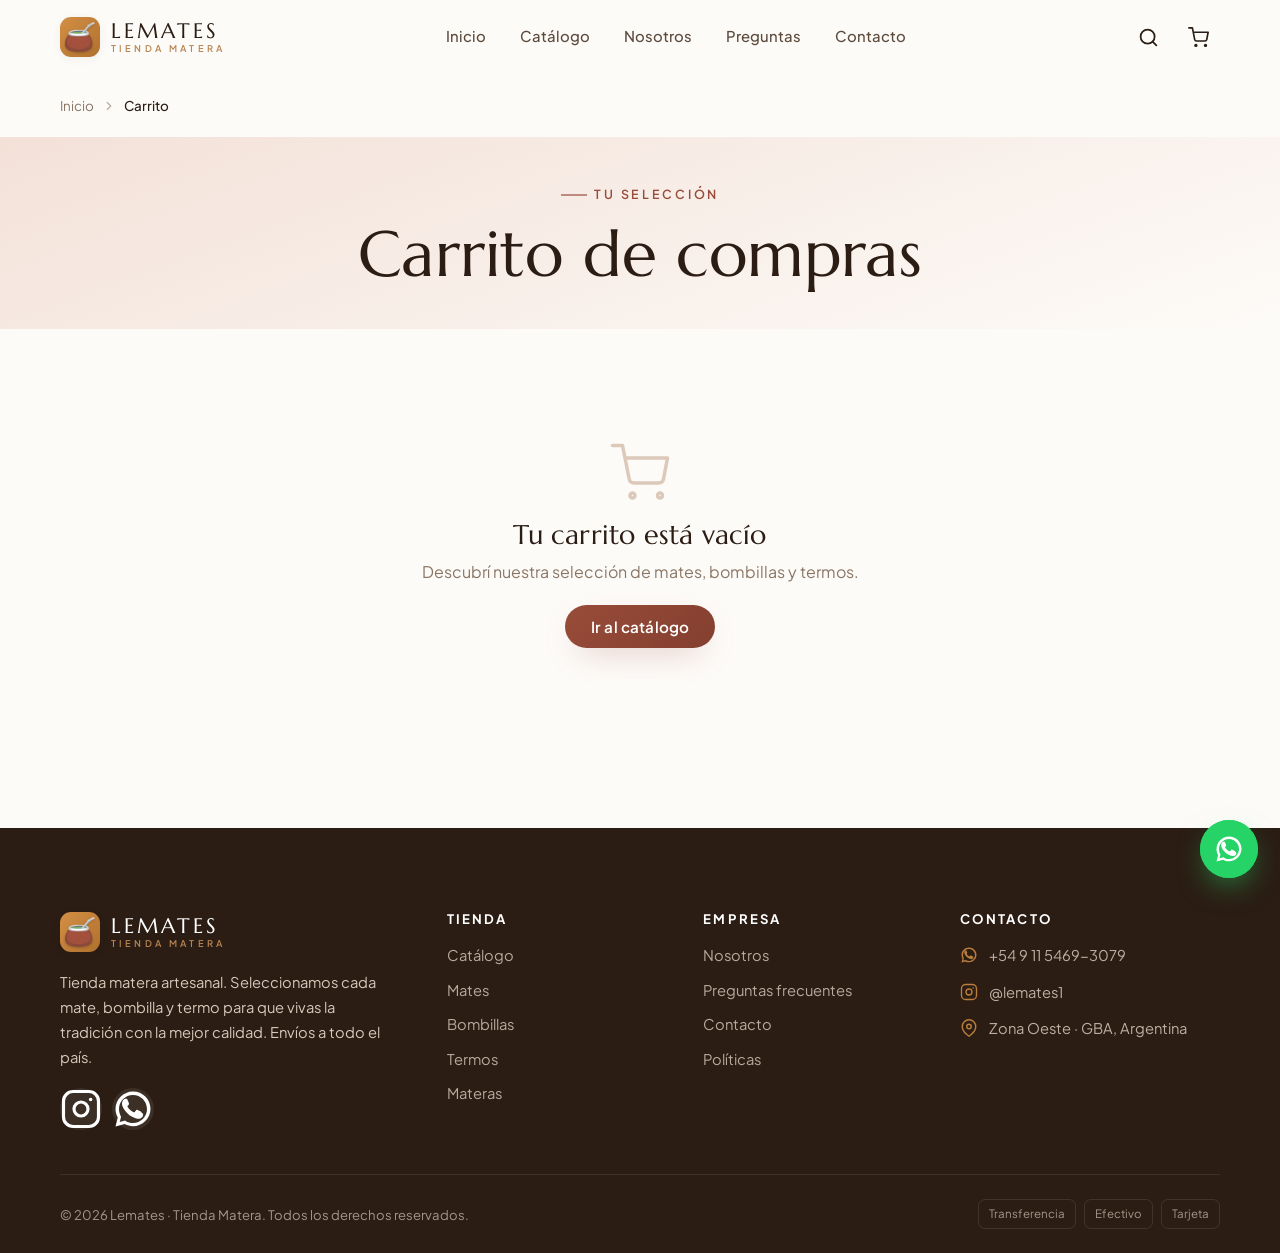
<file: carrito.html>
<!DOCTYPE html>
<html lang="es-AR">
<head>
<meta charset="UTF-8">
<meta name="viewport" content="width=device-width, initial-scale=1">
<title>Carrito | Lemates · Tienda Matera</title>
<meta name="description" content="Revisá tu carrito de compras en Lemates. Modificá cantidades y finalizá tu pedido por la web o WhatsApp.">
<link rel="canonical" href="https://www.lemates.com.ar/carrito.html">
<meta name="theme-color" content="#d38f44">
<meta name="author" content="Lemates">
<meta name="robots" content="index, follow">
<meta property="og:type" content="website">
<meta property="og:site_name" content="Lemates · Tienda Matera">
<meta property="og:title" content="Carrito | Lemates · Tienda Matera">
<meta property="og:description" content="Revisá tu carrito de compras en Lemates. Modificá cantidades y finalizá tu pedido por la web o WhatsApp.">
<meta property="og:url" content="https://www.lemates.com.ar/carrito.html">
<meta property="og:image" content="https://www.lemates.com.ar/assets/img/brand/og-image.jpg">
<meta property="og:locale" content="es_AR">
<meta name="twitter:card" content="summary_large_image">
<meta name="twitter:title" content="Carrito | Lemates · Tienda Matera">
<meta name="twitter:description" content="Revisá tu carrito de compras en Lemates. Modificá cantidades y finalizá tu pedido por la web o WhatsApp.">
<meta name="twitter:image" content="https://www.lemates.com.ar/assets/img/brand/og-image.jpg">
<link rel="icon" href="favicon.ico" sizes="any">
<link rel="icon" type="image/png" sizes="32x32" href="assets/img/brand/favicon-32.png">
<link rel="apple-touch-icon" href="assets/img/brand/apple-touch-icon.png">
<link rel="manifest" href="site.webmanifest">
<link rel="preconnect" href="https://fonts.googleapis.com">
<link rel="preconnect" href="https://fonts.gstatic.com" crossorigin>
<link rel="preload" as="style" href="https://fonts.googleapis.com/css2?family=Marcellus&family=Plus+Jakarta+Sans:wght@400;500;600;700&display=swap">
<link rel="stylesheet" href="https://fonts.googleapis.com/css2?family=Marcellus&family=Plus+Jakarta+Sans:wght@400;500;600;700&display=swap">
<link rel="stylesheet" href="assets/css/styles.css?v=20260708e">
<script type="application/ld+json">{"@context": "https://schema.org", "@type": "Store", "name": "Lemates · Tienda Matera", "image": "https://www.lemates.com.ar/assets/img/brand/og-image.jpg", "description": "Tienda matera artesanal. Mates, bombillas, termos y materas de primera calidad. Envíos a todo el país.", "url": "https://www.lemates.com.ar", "telephone": "+5491154693079", "areaServed": "AR", "sameAs": ["https://www.instagram.com/lemates1/"], "priceRange": "$$"}</script>
</head>
<body>
<div class="page-loader"><img class="loader-mate" src="assets/img/brand/mate-icon.png" alt="Cargando"></div><header class="header">
  <div class="container header__bar">
    <a class="brand" href="index.html" aria-label="Lemates inicio">
  <span class="brand__mark"><img src="assets/img/brand/mate-icon.png" alt="" width="30" height="30"></span>
  <span class="brand__text"><span class="brand__name">LEMATES</span><span class="brand__sub">Tienda Matera</span></span>
</a>
    <nav class="nav" aria-label="Principal"><a href="index.html" data-nav="index.html">Inicio</a><a href="catalogo.html" data-nav="catalogo.html">Catálogo</a><a href="nosotros.html" data-nav="nosotros.html">Nosotros</a><a href="faq.html" data-nav="faq.html">Preguntas</a><a href="contacto.html" data-nav="contacto.html">Contacto</a></nav>
    <div class="header__actions">
      <a class="icon-btn" href="catalogo.html" aria-label="Buscar productos"><svg viewBox="0 0 24 24" fill="none" stroke="currentColor" stroke-width="2" stroke-linecap="round" stroke-linejoin="round"><circle cx="11" cy="11" r="8"/><path d="m21 21-4.3-4.3"/></svg></a>
      <button class="icon-btn" data-cart-open aria-label="Abrir carrito"><svg viewBox="0 0 24 24" fill="none" stroke="currentColor" stroke-width="1.9" stroke-linecap="round" stroke-linejoin="round"><circle cx="9" cy="21" r="1"/><circle cx="20" cy="21" r="1"/><path d="M1 1h4l2.68 13.39a2 2 0 0 0 2 1.61h9.72a2 2 0 0 0 2-1.61L23 6H6"/></svg><span class="cart-count">0</span></button>
      <button class="icon-btn menu-toggle" aria-label="Abrir menú"><svg viewBox="0 0 24 24" fill="none" stroke="currentColor" stroke-width="2" stroke-linecap="round"><path d="M3 6h18M3 12h18M3 18h18"/></svg></button>
    </div>
  </div>
</header>
<div class="mobile-nav">
  <div class="mobile-nav__scrim"></div>
  <aside class="mobile-nav__panel" role="dialog" aria-label="Menú">
    <div class="mobile-nav__head"><a class="brand" href="index.html" aria-label="Lemates inicio">
  <span class="brand__mark"><img src="assets/img/brand/mate-icon.png" alt="" width="30" height="30"></span>
  <span class="brand__text"><span class="brand__name">LEMATES</span><span class="brand__sub">Tienda Matera</span></span>
</a><button class="icon-btn" data-mclose aria-label="Cerrar menú"><svg viewBox="0 0 24 24" fill="none" stroke="currentColor" stroke-width="2" stroke-linecap="round"><path d="M18 6 6 18M6 6l12 12"/></svg></button></div>
    <nav class="mobile-nav__links"><a href="index.html" data-mclose>Inicio</a><a href="catalogo.html" data-mclose>Catálogo</a><a href="nosotros.html" data-mclose>Nosotros</a><a href="faq.html" data-mclose>Preguntas</a><a href="contacto.html" data-mclose>Contacto</a><a href="carrito.html" data-mclose>Carrito</a></nav>
    <div class="mobile-nav__foot">
      <a class="btn btn--wa btn--block" href="https://wa.me/5491154693079" target="_blank" rel="noopener"><svg viewBox="0 0 24 24" fill="currentColor"><path d="M12 2C6.5 2 2 6.5 2 12c0 1.8.5 3.4 1.3 4.9L2 22l5.3-1.4c1.4.8 3 1.2 4.7 1.2 5.5 0 10-4.5 10-10S17.5 2 12 2zm0 18c-1.5 0-3-.4-4.2-1.2l-.3-.2-3.1.8.8-3-.2-.3C4.4 15 4 13.5 4 12c0-4.4 3.6-8 8-8s8 3.6 8 8-3.6 8-8 8zm4.5-6.6c-.3-.1-1.7-.8-1.9-.9-.3-.1-.5-.1-.7.1-.2.3-.7.9-.9 1.1-.2.2-.3.2-.6.1-1.5-.8-2.5-1.4-3.5-3.1-.3-.5.3-.4.8-1.4.1-.2 0-.4 0-.5s-.7-1.6-.9-2.2c-.2-.5-.5-.5-.7-.5h-.6c-.2 0-.5.1-.8.4-.3.3-1 1-1 2.5s1.1 2.9 1.2 3.1c.1.2 2.1 3.3 5.2 4.6 1.9.8 2.7.9 3.6.8.6-.1 1.7-.7 1.9-1.4.2-.7.2-1.2.2-1.4-.1-.1-.3-.2-.6-.3z"/></svg> Escribinos por WhatsApp</a>
      <div class="mobile-nav__social">
        <a href="https://www.instagram.com/lemates1/" target="_blank" rel="noopener" aria-label="Instagram"><svg viewBox="0 0 24 24" fill="none" stroke="currentColor" stroke-width="1.8"><rect x="2" y="2" width="20" height="20" rx="5.5"/><circle cx="12" cy="12" r="4"/><circle cx="17.5" cy="6.5" r="1" fill="currentColor" stroke="none"/></svg></a>
      </div>
    </div>
  </aside>
</div>
<nav class="breadcrumb container" aria-label="Ruta"><a href="index.html">Inicio</a><svg viewBox="0 0 24 24" fill="none" stroke="currentColor" stroke-width="2" stroke-linecap="round" stroke-linejoin="round"><path d="m9 18 6-6-6-6"/></svg><span aria-current="page" class="js-crumb-name">Carrito</span></nav>
<section class="page-hero" style="padding-block:clamp(24px,4vw,40px)"><div class="container">
  <span class="eyebrow">Tu selección</span><h1>Carrito de compras</h1>
</div></section>
<main id="main" class="section" style="padding-top:clamp(24px,4vw,44px)">
  <div class="container">
    <div class="cart-page" id="cartPage"></div>
  </div>
</main>
<footer class="footer">
  <div class="container">
    <div class="footer__top">
      <div class="footer__brand">
        <a class="brand footer__brand" href="index.html" aria-label="Lemates inicio">
  <span class="brand__mark"><img src="assets/img/brand/mate-icon.png" alt="" width="30" height="30"></span>
  <span class="brand__text"><span class="brand__name">LEMATES</span><span class="brand__sub">Tienda Matera</span></span>
</a>
        <p>Tienda matera artesanal. Seleccionamos cada mate, bombilla y termo para que vivas la tradición con la mejor calidad. Envíos a todo el país.</p>
        <div class="footer__social">
          <a href="https://www.instagram.com/lemates1/" target="_blank" rel="noopener" aria-label="Instagram"><svg viewBox="0 0 24 24" fill="none" stroke="currentColor" stroke-width="1.8"><rect x="2" y="2" width="20" height="20" rx="5.5"/><circle cx="12" cy="12" r="4"/><circle cx="17.5" cy="6.5" r="1" fill="currentColor" stroke="none"/></svg></a>
          <a href="https://wa.me/5491154693079" target="_blank" rel="noopener" aria-label="WhatsApp"><svg viewBox="0 0 24 24" fill="currentColor"><path d="M12 2C6.5 2 2 6.5 2 12c0 1.8.5 3.4 1.3 4.9L2 22l5.3-1.4c1.4.8 3 1.2 4.7 1.2 5.5 0 10-4.5 10-10S17.5 2 12 2zm0 18c-1.5 0-3-.4-4.2-1.2l-.3-.2-3.1.8.8-3-.2-.3C4.4 15 4 13.5 4 12c0-4.4 3.6-8 8-8s8 3.6 8 8-3.6 8-8 8zm4.5-6.6c-.3-.1-1.7-.8-1.9-.9-.3-.1-.5-.1-.7.1-.2.3-.7.9-.9 1.1-.2.2-.3.2-.6.1-1.5-.8-2.5-1.4-3.5-3.1-.3-.5.3-.4.8-1.4.1-.2 0-.4 0-.5s-.7-1.6-.9-2.2c-.2-.5-.5-.5-.7-.5h-.6c-.2 0-.5.1-.8.4-.3.3-1 1-1 2.5s1.1 2.9 1.2 3.1c.1.2 2.1 3.3 5.2 4.6 1.9.8 2.7.9 3.6.8.6-.1 1.7-.7 1.9-1.4.2-.7.2-1.2.2-1.4-.1-.1-.3-.2-.6-.3z"/></svg></a>
        </div>
      </div>
      <div>
        <h4>Tienda</h4>
        <nav class="footer__links"><a href="catalogo.html">Catálogo</a><a href="catalogo.html?cat=Mates">Mates</a><a href="catalogo.html?cat=Bombillas">Bombillas</a><a href="catalogo.html?cat=Termos">Termos</a><a href="catalogo.html?cat=Materas">Materas</a></nav>
      </div>
      <div>
        <h4>Empresa</h4>
        <nav class="footer__links"><a href="nosotros.html">Nosotros</a><a href="faq.html">Preguntas frecuentes</a><a href="contacto.html">Contacto</a><a href="politicas.html">Políticas</a></nav>
      </div>
      <div>
        <h4>Contacto</h4>
        <ul class="footer__contact">
          <li><svg viewBox="0 0 24 24" fill="currentColor"><path d="M12 2C6.5 2 2 6.5 2 12c0 1.8.5 3.4 1.3 4.9L2 22l5.3-1.4c1.4.8 3 1.2 4.7 1.2 5.5 0 10-4.5 10-10S17.5 2 12 2zm0 18c-1.5 0-3-.4-4.2-1.2l-.3-.2-3.1.8.8-3-.2-.3C4.4 15 4 13.5 4 12c0-4.4 3.6-8 8-8s8 3.6 8 8-3.6 8-8 8zm4.5-6.6c-.3-.1-1.7-.8-1.9-.9-.3-.1-.5-.1-.7.1-.2.3-.7.9-.9 1.1-.2.2-.3.2-.6.1-1.5-.8-2.5-1.4-3.5-3.1-.3-.5.3-.4.8-1.4.1-.2 0-.4 0-.5s-.7-1.6-.9-2.2c-.2-.5-.5-.5-.7-.5h-.6c-.2 0-.5.1-.8.4-.3.3-1 1-1 2.5s1.1 2.9 1.2 3.1c.1.2 2.1 3.3 5.2 4.6 1.9.8 2.7.9 3.6.8.6-.1 1.7-.7 1.9-1.4.2-.7.2-1.2.2-1.4-.1-.1-.3-.2-.6-.3z"/></svg><a href="https://wa.me/5491154693079" target="_blank" rel="noopener">+54 9 11 5469-3079</a></li>
          <li><svg viewBox="0 0 24 24" fill="none" stroke="currentColor" stroke-width="1.8"><rect x="2" y="2" width="20" height="20" rx="5.5"/><circle cx="12" cy="12" r="4"/><circle cx="17.5" cy="6.5" r="1" fill="currentColor" stroke="none"/></svg><a href="https://www.instagram.com/lemates1/" target="_blank" rel="noopener">@lemates1</a></li>
          <li><svg viewBox="0 0 24 24" fill="none" stroke="currentColor" stroke-width="1.9" stroke-linecap="round" stroke-linejoin="round"><path d="M21 10c0 7-9 13-9 13s-9-6-9-13a9 9 0 0 1 18 0z"/><circle cx="12" cy="10" r="3"/></svg><span>Zona Oeste · GBA, Argentina</span></li>
        </ul>
      </div>
    </div>
    <div class="footer__bottom">
      <span>© 2026 Lemates · Tienda Matera. Todos los derechos reservados.</span>
      <div class="footer__pay"><span>Transferencia</span><span>Efectivo</span><span>Tarjeta</span></div>
    </div>
  </div>
</footer>
<a class="wa-float" href="https://wa.me/5491154693079" target="_blank" rel="noopener" aria-label="Escribinos por WhatsApp"><svg viewBox="0 0 24 24" fill="currentColor"><path d="M12 2C6.5 2 2 6.5 2 12c0 1.8.5 3.4 1.3 4.9L2 22l5.3-1.4c1.4.8 3 1.2 4.7 1.2 5.5 0 10-4.5 10-10S17.5 2 12 2zm0 18c-1.5 0-3-.4-4.2-1.2l-.3-.2-3.1.8.8-3-.2-.3C4.4 15 4 13.5 4 12c0-4.4 3.6-8 8-8s8 3.6 8 8-3.6 8-8 8zm4.5-6.6c-.3-.1-1.7-.8-1.9-.9-.3-.1-.5-.1-.7.1-.2.3-.7.9-.9 1.1-.2.2-.3.2-.6.1-1.5-.8-2.5-1.4-3.5-3.1-.3-.5.3-.4.8-1.4.1-.2 0-.4 0-.5s-.7-1.6-.9-2.2c-.2-.5-.5-.5-.7-.5h-.6c-.2 0-.5.1-.8.4-.3.3-1 1-1 2.5s1.1 2.9 1.2 3.1c.1.2 2.1 3.3 5.2 4.6 1.9.8 2.7.9 3.6.8.6-.1 1.7-.7 1.9-1.4.2-.7.2-1.2.2-1.4-.1-.1-.3-.2-.6-.3z"/></svg></a>
<button class="to-top" aria-label="Volver arriba"><svg viewBox="0 0 24 24" fill="none" stroke="currentColor" stroke-width="2" stroke-linecap="round" stroke-linejoin="round"><path d="m18 15-6-6-6 6"/></svg></button>
<script src="assets/js/config.js?v=20260708e"></script>
<script src="assets/js/products.js?v=20260708e"></script>
<script src="assets/js/app.js?v=20260708e"></script>
<script src="assets/js/cart-page.js?v=20260708e"></script>
</body>
</html>
</file>
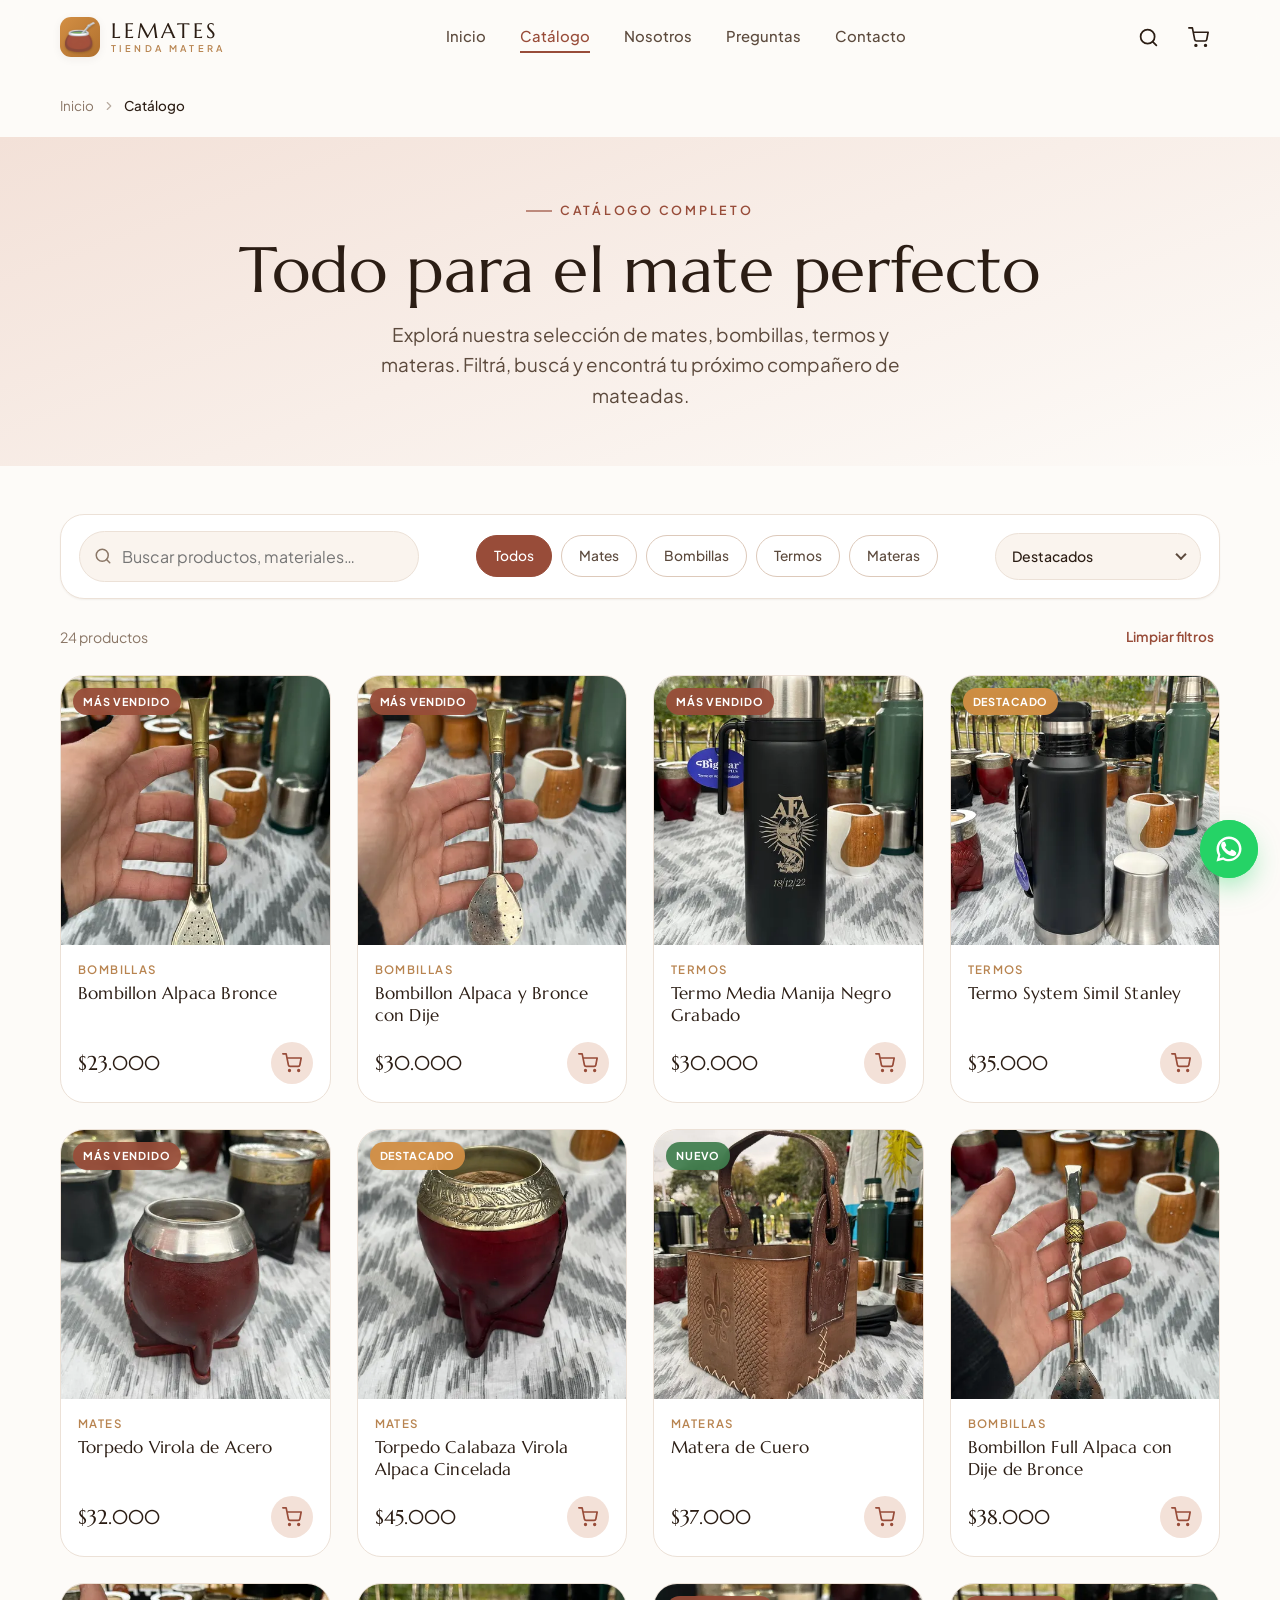
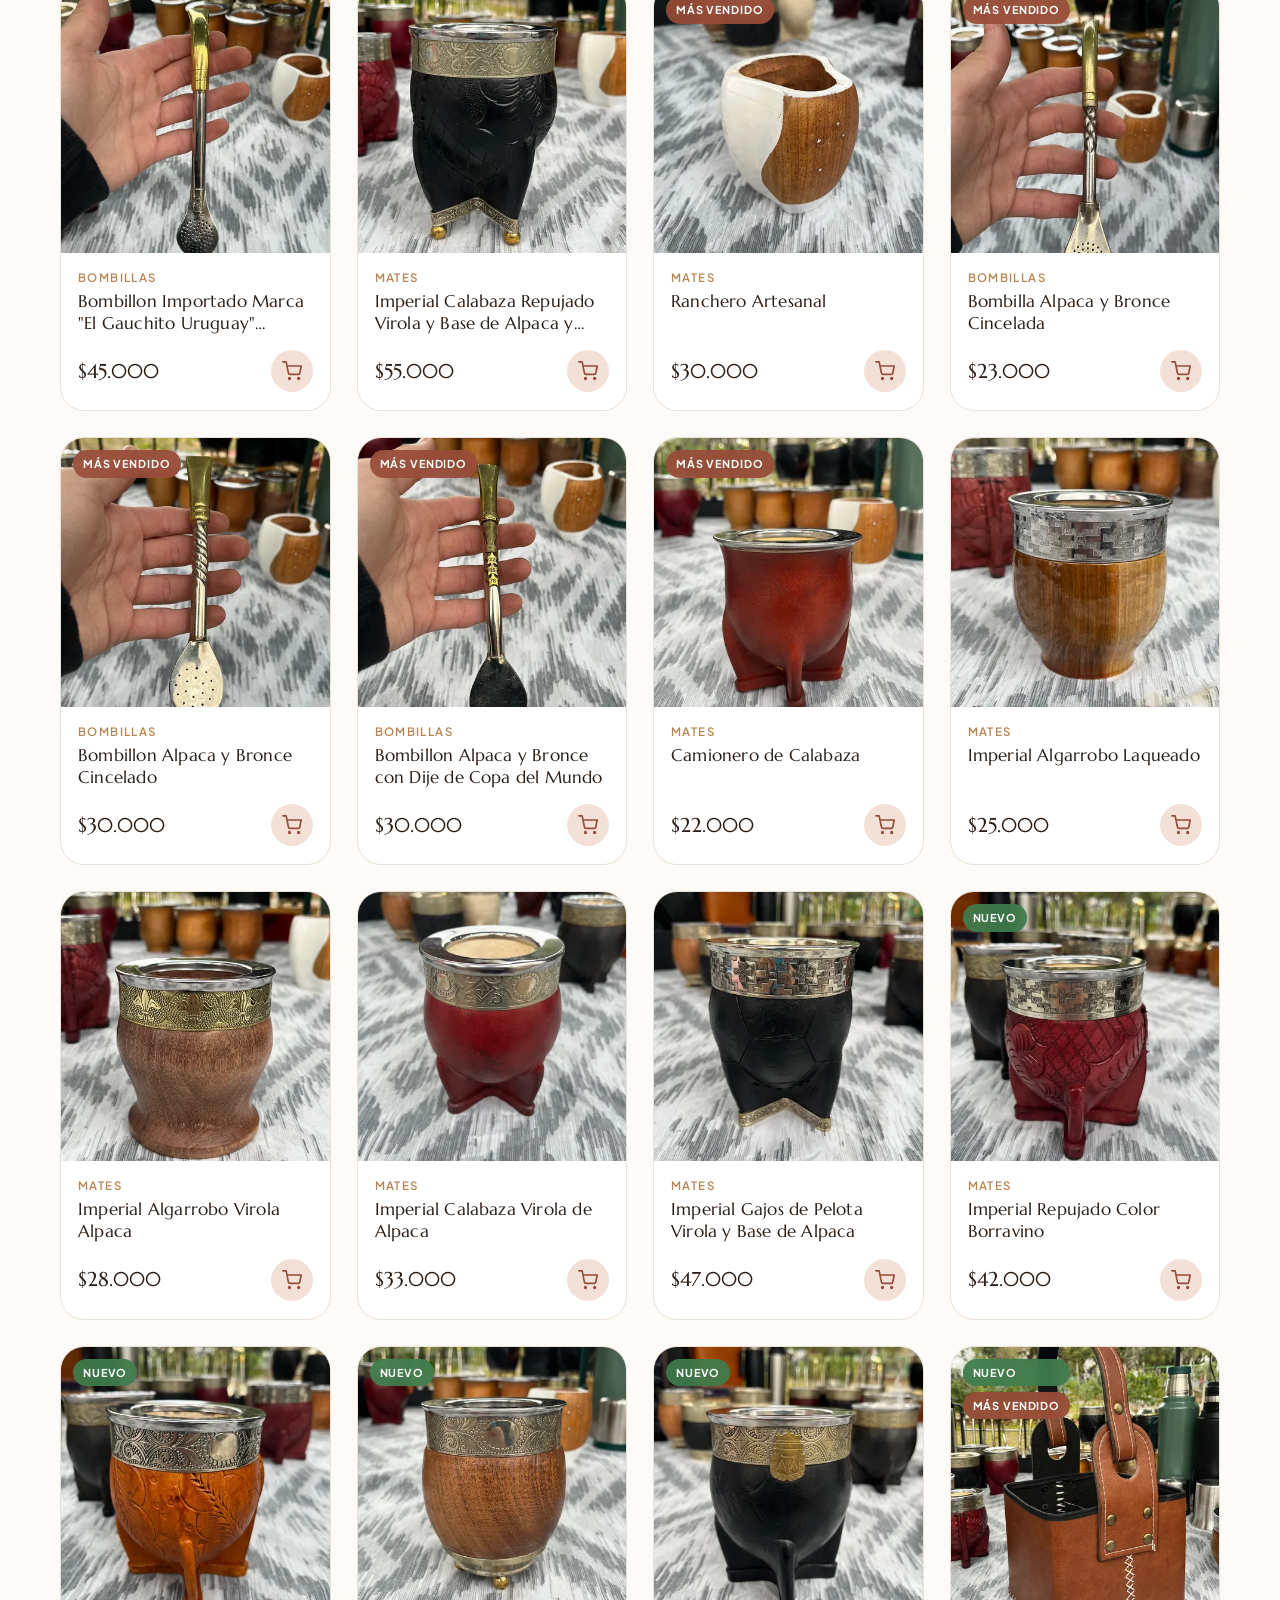
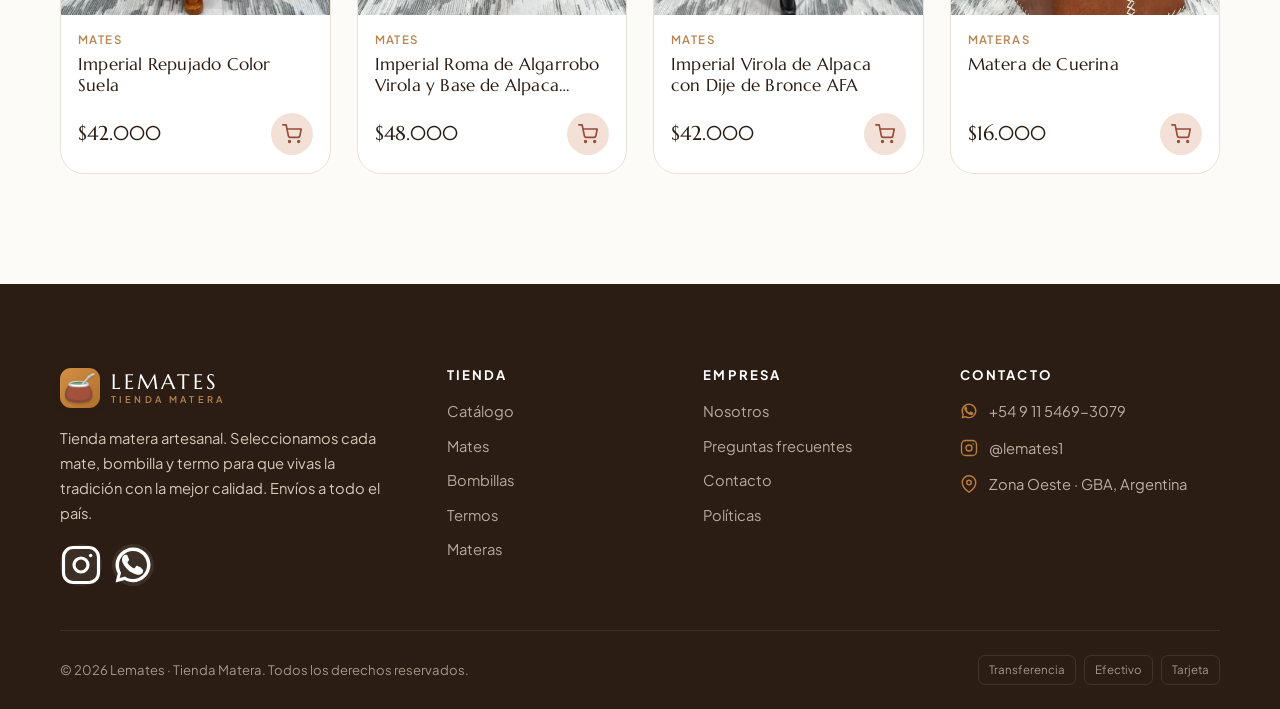
<file: catalogo.html>
<!DOCTYPE html>
<html lang="es-AR">
<head>
<meta charset="UTF-8">
<meta name="viewport" content="width=device-width, initial-scale=1">
<title>Catálogo | Lemates · Tienda Matera</title>
<meta name="description" content="Catálogo completo de Lemates: mates, bombillas, termos y materas artesanales. Filtrá por categoría, precio y más. Envíos a todo el país.">
<link rel="canonical" href="https://www.lemates.com.ar/catalogo.html">
<meta name="theme-color" content="#d38f44">
<meta name="author" content="Lemates">
<meta name="robots" content="index, follow">
<meta property="og:type" content="website">
<meta property="og:site_name" content="Lemates · Tienda Matera">
<meta property="og:title" content="Catálogo | Lemates · Tienda Matera">
<meta property="og:description" content="Catálogo completo de Lemates: mates, bombillas, termos y materas artesanales. Filtrá por categoría, precio y más. Envíos a todo el país.">
<meta property="og:url" content="https://www.lemates.com.ar/catalogo.html">
<meta property="og:image" content="https://www.lemates.com.ar/assets/img/brand/og-image.jpg">
<meta property="og:locale" content="es_AR">
<meta name="twitter:card" content="summary_large_image">
<meta name="twitter:title" content="Catálogo | Lemates · Tienda Matera">
<meta name="twitter:description" content="Catálogo completo de Lemates: mates, bombillas, termos y materas artesanales. Filtrá por categoría, precio y más. Envíos a todo el país.">
<meta name="twitter:image" content="https://www.lemates.com.ar/assets/img/brand/og-image.jpg">
<link rel="icon" href="favicon.ico" sizes="any">
<link rel="icon" type="image/png" sizes="32x32" href="assets/img/brand/favicon-32.png">
<link rel="apple-touch-icon" href="assets/img/brand/apple-touch-icon.png">
<link rel="manifest" href="site.webmanifest">
<link rel="preconnect" href="https://fonts.googleapis.com">
<link rel="preconnect" href="https://fonts.gstatic.com" crossorigin>
<link rel="preload" as="style" href="https://fonts.googleapis.com/css2?family=Marcellus&family=Plus+Jakarta+Sans:wght@400;500;600;700&display=swap">
<link rel="stylesheet" href="https://fonts.googleapis.com/css2?family=Marcellus&family=Plus+Jakarta+Sans:wght@400;500;600;700&display=swap">
<link rel="stylesheet" href="assets/css/styles.css?v=20260708e">
<script type="application/ld+json">{"@context": "https://schema.org", "@type": "Store", "name": "Lemates · Tienda Matera", "image": "https://www.lemates.com.ar/assets/img/brand/og-image.jpg", "description": "Tienda matera artesanal. Mates, bombillas, termos y materas de primera calidad. Envíos a todo el país.", "url": "https://www.lemates.com.ar", "telephone": "+5491154693079", "areaServed": "AR", "sameAs": ["https://www.instagram.com/lemates1/"], "priceRange": "$$"}</script><script type="application/ld+json">{"@context": "https://schema.org", "@type": "BreadcrumbList", "itemListElement": [{"@type": "ListItem", "position": 1, "name": "Inicio", "item": "https://www.lemates.com.ar/index.html"}, {"@type": "ListItem", "position": 2, "name": "Catálogo", "item": null}]}</script>
</head>
<body>
<div class="page-loader"><img class="loader-mate" src="assets/img/brand/mate-icon.png" alt="Cargando"></div><header class="header">
  <div class="container header__bar">
    <a class="brand" href="index.html" aria-label="Lemates inicio">
  <span class="brand__mark"><img src="assets/img/brand/mate-icon.png" alt="" width="30" height="30"></span>
  <span class="brand__text"><span class="brand__name">LEMATES</span><span class="brand__sub">Tienda Matera</span></span>
</a>
    <nav class="nav" aria-label="Principal"><a href="index.html" data-nav="index.html">Inicio</a><a href="catalogo.html" data-nav="catalogo.html" class="is-active">Catálogo</a><a href="nosotros.html" data-nav="nosotros.html">Nosotros</a><a href="faq.html" data-nav="faq.html">Preguntas</a><a href="contacto.html" data-nav="contacto.html">Contacto</a></nav>
    <div class="header__actions">
      <a class="icon-btn" href="catalogo.html" aria-label="Buscar productos"><svg viewBox="0 0 24 24" fill="none" stroke="currentColor" stroke-width="2" stroke-linecap="round" stroke-linejoin="round"><circle cx="11" cy="11" r="8"/><path d="m21 21-4.3-4.3"/></svg></a>
      <button class="icon-btn" data-cart-open aria-label="Abrir carrito"><svg viewBox="0 0 24 24" fill="none" stroke="currentColor" stroke-width="1.9" stroke-linecap="round" stroke-linejoin="round"><circle cx="9" cy="21" r="1"/><circle cx="20" cy="21" r="1"/><path d="M1 1h4l2.68 13.39a2 2 0 0 0 2 1.61h9.72a2 2 0 0 0 2-1.61L23 6H6"/></svg><span class="cart-count">0</span></button>
      <button class="icon-btn menu-toggle" aria-label="Abrir menú"><svg viewBox="0 0 24 24" fill="none" stroke="currentColor" stroke-width="2" stroke-linecap="round"><path d="M3 6h18M3 12h18M3 18h18"/></svg></button>
    </div>
  </div>
</header>
<div class="mobile-nav">
  <div class="mobile-nav__scrim"></div>
  <aside class="mobile-nav__panel" role="dialog" aria-label="Menú">
    <div class="mobile-nav__head"><a class="brand" href="index.html" aria-label="Lemates inicio">
  <span class="brand__mark"><img src="assets/img/brand/mate-icon.png" alt="" width="30" height="30"></span>
  <span class="brand__text"><span class="brand__name">LEMATES</span><span class="brand__sub">Tienda Matera</span></span>
</a><button class="icon-btn" data-mclose aria-label="Cerrar menú"><svg viewBox="0 0 24 24" fill="none" stroke="currentColor" stroke-width="2" stroke-linecap="round"><path d="M18 6 6 18M6 6l12 12"/></svg></button></div>
    <nav class="mobile-nav__links"><a href="index.html" data-mclose>Inicio</a><a href="catalogo.html" data-mclose class="is-active">Catálogo</a><a href="nosotros.html" data-mclose>Nosotros</a><a href="faq.html" data-mclose>Preguntas</a><a href="contacto.html" data-mclose>Contacto</a><a href="carrito.html" data-mclose>Carrito</a></nav>
    <div class="mobile-nav__foot">
      <a class="btn btn--wa btn--block" href="https://wa.me/5491154693079" target="_blank" rel="noopener"><svg viewBox="0 0 24 24" fill="currentColor"><path d="M12 2C6.5 2 2 6.5 2 12c0 1.8.5 3.4 1.3 4.9L2 22l5.3-1.4c1.4.8 3 1.2 4.7 1.2 5.5 0 10-4.5 10-10S17.5 2 12 2zm0 18c-1.5 0-3-.4-4.2-1.2l-.3-.2-3.1.8.8-3-.2-.3C4.4 15 4 13.5 4 12c0-4.4 3.6-8 8-8s8 3.6 8 8-3.6 8-8 8zm4.5-6.6c-.3-.1-1.7-.8-1.9-.9-.3-.1-.5-.1-.7.1-.2.3-.7.9-.9 1.1-.2.2-.3.2-.6.1-1.5-.8-2.5-1.4-3.5-3.1-.3-.5.3-.4.8-1.4.1-.2 0-.4 0-.5s-.7-1.6-.9-2.2c-.2-.5-.5-.5-.7-.5h-.6c-.2 0-.5.1-.8.4-.3.3-1 1-1 2.5s1.1 2.9 1.2 3.1c.1.2 2.1 3.3 5.2 4.6 1.9.8 2.7.9 3.6.8.6-.1 1.7-.7 1.9-1.4.2-.7.2-1.2.2-1.4-.1-.1-.3-.2-.6-.3z"/></svg> Escribinos por WhatsApp</a>
      <div class="mobile-nav__social">
        <a href="https://www.instagram.com/lemates1/" target="_blank" rel="noopener" aria-label="Instagram"><svg viewBox="0 0 24 24" fill="none" stroke="currentColor" stroke-width="1.8"><rect x="2" y="2" width="20" height="20" rx="5.5"/><circle cx="12" cy="12" r="4"/><circle cx="17.5" cy="6.5" r="1" fill="currentColor" stroke="none"/></svg></a>
      </div>
    </div>
  </aside>
</div>
<nav class="breadcrumb container" aria-label="Ruta"><a href="index.html">Inicio</a><svg viewBox="0 0 24 24" fill="none" stroke="currentColor" stroke-width="2" stroke-linecap="round" stroke-linejoin="round"><path d="m9 18 6-6-6-6"/></svg><span aria-current="page" class="js-crumb-name">Catálogo</span></nav>
<section class="page-hero">
  <div class="container">
    <span class="eyebrow">Catálogo completo</span>
    <h1>Todo para el mate perfecto</h1>
    <p class="lead">Explorá nuestra selección de mates, bombillas, termos y materas. Filtrá, buscá y encontrá tu próximo compañero de mateadas.</p>
  </div>
</section>
<main id="main" class="section" style="padding-top:clamp(28px,4vw,48px)">
  <div class="container catalog-layout">
    <div class="catalog-toolbar">
      <div class="search-box"><svg viewBox="0 0 24 24" fill="none" stroke="currentColor" stroke-width="2" stroke-linecap="round" stroke-linejoin="round"><circle cx="11" cy="11" r="8"/><path d="m21 21-4.3-4.3"/></svg><input type="search" id="search" placeholder="Buscar productos, materiales…" aria-label="Buscar"></div>
      <div class="chips"><button class="chip" data-cat="all">Todos</button><button class="chip" data-cat="Mates">Mates</button><button class="chip" data-cat="Bombillas">Bombillas</button><button class="chip" data-cat="Termos">Termos</button><button class="chip" data-cat="Materas">Materas</button></div>
      <div class="toolbar-group">
        <div class="select-wrap">
          <select id="sort" aria-label="Ordenar por">
            <option value="featured">Destacados</option>
            <option value="best">Más vendidos</option>
            <option value="new">Más nuevos</option>
            <option value="price-asc">Precio: menor a mayor</option>
            <option value="price-desc">Precio: mayor a menor</option>
          </select>
        </div>
      </div>
    </div>
    <div class="catalog-meta"><span id="resultCount"></span><button class="link-arrow" id="clearFilters" style="font-size:.85rem">Limpiar filtros</button></div>
    <div class="grid card-grid" id="catalogGrid"></div>
    <div class="empty-state" id="catalogEmpty" hidden>
      <svg viewBox="0 0 24 24" fill="none" stroke="currentColor" stroke-width="2" stroke-linecap="round" stroke-linejoin="round"><circle cx="11" cy="11" r="8"/><path d="m21 21-4.3-4.3"/></svg>
      <h3>No encontramos productos</h3>
      <p>Probá con otra búsqueda o quitá los filtros.</p>
    </div>
  </div>
</main>
<footer class="footer">
  <div class="container">
    <div class="footer__top">
      <div class="footer__brand">
        <a class="brand footer__brand" href="index.html" aria-label="Lemates inicio">
  <span class="brand__mark"><img src="assets/img/brand/mate-icon.png" alt="" width="30" height="30"></span>
  <span class="brand__text"><span class="brand__name">LEMATES</span><span class="brand__sub">Tienda Matera</span></span>
</a>
        <p>Tienda matera artesanal. Seleccionamos cada mate, bombilla y termo para que vivas la tradición con la mejor calidad. Envíos a todo el país.</p>
        <div class="footer__social">
          <a href="https://www.instagram.com/lemates1/" target="_blank" rel="noopener" aria-label="Instagram"><svg viewBox="0 0 24 24" fill="none" stroke="currentColor" stroke-width="1.8"><rect x="2" y="2" width="20" height="20" rx="5.5"/><circle cx="12" cy="12" r="4"/><circle cx="17.5" cy="6.5" r="1" fill="currentColor" stroke="none"/></svg></a>
          <a href="https://wa.me/5491154693079" target="_blank" rel="noopener" aria-label="WhatsApp"><svg viewBox="0 0 24 24" fill="currentColor"><path d="M12 2C6.5 2 2 6.5 2 12c0 1.8.5 3.4 1.3 4.9L2 22l5.3-1.4c1.4.8 3 1.2 4.7 1.2 5.5 0 10-4.5 10-10S17.5 2 12 2zm0 18c-1.5 0-3-.4-4.2-1.2l-.3-.2-3.1.8.8-3-.2-.3C4.4 15 4 13.5 4 12c0-4.4 3.6-8 8-8s8 3.6 8 8-3.6 8-8 8zm4.5-6.6c-.3-.1-1.7-.8-1.9-.9-.3-.1-.5-.1-.7.1-.2.3-.7.9-.9 1.1-.2.2-.3.2-.6.1-1.5-.8-2.5-1.4-3.5-3.1-.3-.5.3-.4.8-1.4.1-.2 0-.4 0-.5s-.7-1.6-.9-2.2c-.2-.5-.5-.5-.7-.5h-.6c-.2 0-.5.1-.8.4-.3.3-1 1-1 2.5s1.1 2.9 1.2 3.1c.1.2 2.1 3.3 5.2 4.6 1.9.8 2.7.9 3.6.8.6-.1 1.7-.7 1.9-1.4.2-.7.2-1.2.2-1.4-.1-.1-.3-.2-.6-.3z"/></svg></a>
        </div>
      </div>
      <div>
        <h4>Tienda</h4>
        <nav class="footer__links"><a href="catalogo.html">Catálogo</a><a href="catalogo.html?cat=Mates">Mates</a><a href="catalogo.html?cat=Bombillas">Bombillas</a><a href="catalogo.html?cat=Termos">Termos</a><a href="catalogo.html?cat=Materas">Materas</a></nav>
      </div>
      <div>
        <h4>Empresa</h4>
        <nav class="footer__links"><a href="nosotros.html">Nosotros</a><a href="faq.html">Preguntas frecuentes</a><a href="contacto.html">Contacto</a><a href="politicas.html">Políticas</a></nav>
      </div>
      <div>
        <h4>Contacto</h4>
        <ul class="footer__contact">
          <li><svg viewBox="0 0 24 24" fill="currentColor"><path d="M12 2C6.5 2 2 6.5 2 12c0 1.8.5 3.4 1.3 4.9L2 22l5.3-1.4c1.4.8 3 1.2 4.7 1.2 5.5 0 10-4.5 10-10S17.5 2 12 2zm0 18c-1.5 0-3-.4-4.2-1.2l-.3-.2-3.1.8.8-3-.2-.3C4.4 15 4 13.5 4 12c0-4.4 3.6-8 8-8s8 3.6 8 8-3.6 8-8 8zm4.5-6.6c-.3-.1-1.7-.8-1.9-.9-.3-.1-.5-.1-.7.1-.2.3-.7.9-.9 1.1-.2.2-.3.2-.6.1-1.5-.8-2.5-1.4-3.5-3.1-.3-.5.3-.4.8-1.4.1-.2 0-.4 0-.5s-.7-1.6-.9-2.2c-.2-.5-.5-.5-.7-.5h-.6c-.2 0-.5.1-.8.4-.3.3-1 1-1 2.5s1.1 2.9 1.2 3.1c.1.2 2.1 3.3 5.2 4.6 1.9.8 2.7.9 3.6.8.6-.1 1.7-.7 1.9-1.4.2-.7.2-1.2.2-1.4-.1-.1-.3-.2-.6-.3z"/></svg><a href="https://wa.me/5491154693079" target="_blank" rel="noopener">+54 9 11 5469-3079</a></li>
          <li><svg viewBox="0 0 24 24" fill="none" stroke="currentColor" stroke-width="1.8"><rect x="2" y="2" width="20" height="20" rx="5.5"/><circle cx="12" cy="12" r="4"/><circle cx="17.5" cy="6.5" r="1" fill="currentColor" stroke="none"/></svg><a href="https://www.instagram.com/lemates1/" target="_blank" rel="noopener">@lemates1</a></li>
          <li><svg viewBox="0 0 24 24" fill="none" stroke="currentColor" stroke-width="1.9" stroke-linecap="round" stroke-linejoin="round"><path d="M21 10c0 7-9 13-9 13s-9-6-9-13a9 9 0 0 1 18 0z"/><circle cx="12" cy="10" r="3"/></svg><span>Zona Oeste · GBA, Argentina</span></li>
        </ul>
      </div>
    </div>
    <div class="footer__bottom">
      <span>© 2026 Lemates · Tienda Matera. Todos los derechos reservados.</span>
      <div class="footer__pay"><span>Transferencia</span><span>Efectivo</span><span>Tarjeta</span></div>
    </div>
  </div>
</footer>
<a class="wa-float" href="https://wa.me/5491154693079" target="_blank" rel="noopener" aria-label="Escribinos por WhatsApp"><svg viewBox="0 0 24 24" fill="currentColor"><path d="M12 2C6.5 2 2 6.5 2 12c0 1.8.5 3.4 1.3 4.9L2 22l5.3-1.4c1.4.8 3 1.2 4.7 1.2 5.5 0 10-4.5 10-10S17.5 2 12 2zm0 18c-1.5 0-3-.4-4.2-1.2l-.3-.2-3.1.8.8-3-.2-.3C4.4 15 4 13.5 4 12c0-4.4 3.6-8 8-8s8 3.6 8 8-3.6 8-8 8zm4.5-6.6c-.3-.1-1.7-.8-1.9-.9-.3-.1-.5-.1-.7.1-.2.3-.7.9-.9 1.1-.2.2-.3.2-.6.1-1.5-.8-2.5-1.4-3.5-3.1-.3-.5.3-.4.8-1.4.1-.2 0-.4 0-.5s-.7-1.6-.9-2.2c-.2-.5-.5-.5-.7-.5h-.6c-.2 0-.5.1-.8.4-.3.3-1 1-1 2.5s1.1 2.9 1.2 3.1c.1.2 2.1 3.3 5.2 4.6 1.9.8 2.7.9 3.6.8.6-.1 1.7-.7 1.9-1.4.2-.7.2-1.2.2-1.4-.1-.1-.3-.2-.6-.3z"/></svg></a>
<button class="to-top" aria-label="Volver arriba"><svg viewBox="0 0 24 24" fill="none" stroke="currentColor" stroke-width="2" stroke-linecap="round" stroke-linejoin="round"><path d="m18 15-6-6-6 6"/></svg></button>
<script src="assets/js/config.js?v=20260708e"></script>
<script src="assets/js/products.js?v=20260708e"></script>
<script src="assets/js/app.js?v=20260708e"></script>
<script src="assets/js/catalog.js?v=20260708e"></script>
</body>
</html>
</file>
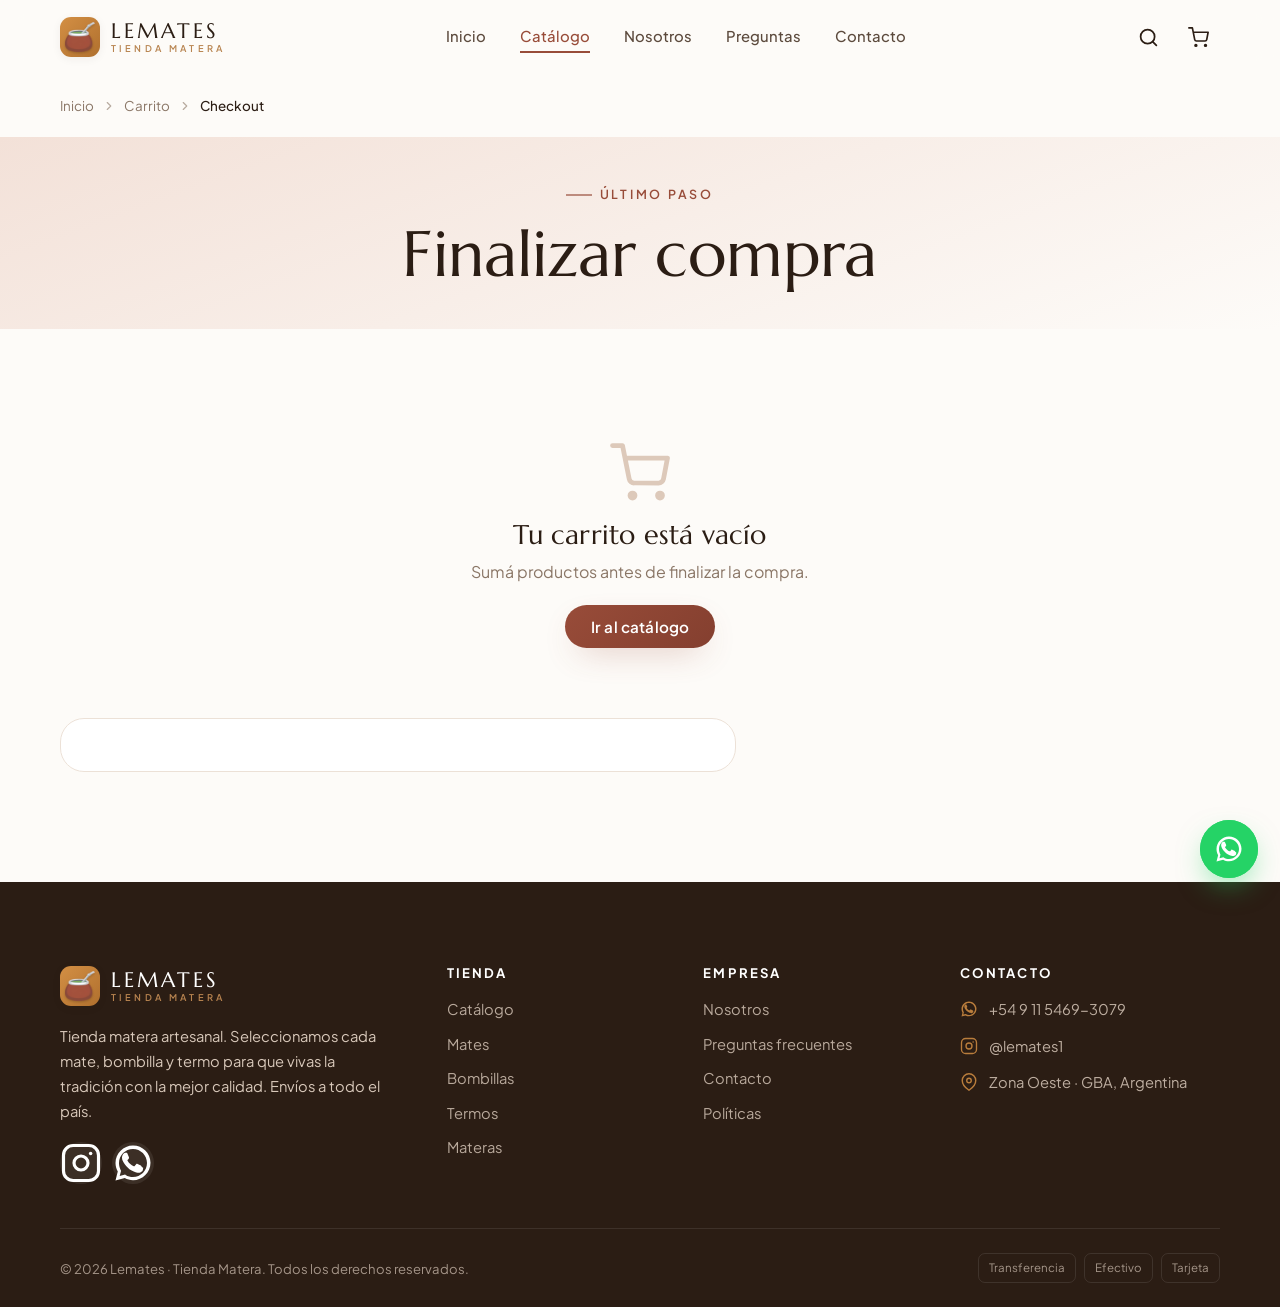
<file: checkout.html>
<!DOCTYPE html>
<html lang="es-AR">
<head>
<meta charset="UTF-8">
<meta name="viewport" content="width=device-width, initial-scale=1">
<title>Checkout | Lemates · Tienda Matera</title>
<meta name="description" content="Finalizá tu compra en Lemates. Elegí envío y medio de pago, y confirmá tu pedido por WhatsApp de forma simple y segura.">
<link rel="canonical" href="https://www.lemates.com.ar/checkout.html">
<meta name="theme-color" content="#d38f44">
<meta name="author" content="Lemates">
<meta name="robots" content="index, follow">
<meta property="og:type" content="website">
<meta property="og:site_name" content="Lemates · Tienda Matera">
<meta property="og:title" content="Checkout | Lemates · Tienda Matera">
<meta property="og:description" content="Finalizá tu compra en Lemates. Elegí envío y medio de pago, y confirmá tu pedido por WhatsApp de forma simple y segura.">
<meta property="og:url" content="https://www.lemates.com.ar/checkout.html">
<meta property="og:image" content="https://www.lemates.com.ar/assets/img/brand/og-image.jpg">
<meta property="og:locale" content="es_AR">
<meta name="twitter:card" content="summary_large_image">
<meta name="twitter:title" content="Checkout | Lemates · Tienda Matera">
<meta name="twitter:description" content="Finalizá tu compra en Lemates. Elegí envío y medio de pago, y confirmá tu pedido por WhatsApp de forma simple y segura.">
<meta name="twitter:image" content="https://www.lemates.com.ar/assets/img/brand/og-image.jpg">
<link rel="icon" href="favicon.ico" sizes="any">
<link rel="icon" type="image/png" sizes="32x32" href="assets/img/brand/favicon-32.png">
<link rel="apple-touch-icon" href="assets/img/brand/apple-touch-icon.png">
<link rel="manifest" href="site.webmanifest">
<link rel="preconnect" href="https://fonts.googleapis.com">
<link rel="preconnect" href="https://fonts.gstatic.com" crossorigin>
<link rel="preload" as="style" href="https://fonts.googleapis.com/css2?family=Marcellus&family=Plus+Jakarta+Sans:wght@400;500;600;700&display=swap">
<link rel="stylesheet" href="https://fonts.googleapis.com/css2?family=Marcellus&family=Plus+Jakarta+Sans:wght@400;500;600;700&display=swap">
<link rel="stylesheet" href="assets/css/styles.css?v=20260708e">
<script type="application/ld+json">{"@context": "https://schema.org", "@type": "Store", "name": "Lemates · Tienda Matera", "image": "https://www.lemates.com.ar/assets/img/brand/og-image.jpg", "description": "Tienda matera artesanal. Mates, bombillas, termos y materas de primera calidad. Envíos a todo el país.", "url": "https://www.lemates.com.ar", "telephone": "+5491154693079", "areaServed": "AR", "sameAs": ["https://www.instagram.com/lemates1/"], "priceRange": "$$"}</script>
</head>
<body>
<div class="page-loader"><img class="loader-mate" src="assets/img/brand/mate-icon.png" alt="Cargando"></div><header class="header">
  <div class="container header__bar">
    <a class="brand" href="index.html" aria-label="Lemates inicio">
  <span class="brand__mark"><img src="assets/img/brand/mate-icon.png" alt="" width="30" height="30"></span>
  <span class="brand__text"><span class="brand__name">LEMATES</span><span class="brand__sub">Tienda Matera</span></span>
</a>
    <nav class="nav" aria-label="Principal"><a href="index.html" data-nav="index.html">Inicio</a><a href="catalogo.html" data-nav="catalogo.html" class="is-active">Catálogo</a><a href="nosotros.html" data-nav="nosotros.html">Nosotros</a><a href="faq.html" data-nav="faq.html">Preguntas</a><a href="contacto.html" data-nav="contacto.html">Contacto</a></nav>
    <div class="header__actions">
      <a class="icon-btn" href="catalogo.html" aria-label="Buscar productos"><svg viewBox="0 0 24 24" fill="none" stroke="currentColor" stroke-width="2" stroke-linecap="round" stroke-linejoin="round"><circle cx="11" cy="11" r="8"/><path d="m21 21-4.3-4.3"/></svg></a>
      <button class="icon-btn" data-cart-open aria-label="Abrir carrito"><svg viewBox="0 0 24 24" fill="none" stroke="currentColor" stroke-width="1.9" stroke-linecap="round" stroke-linejoin="round"><circle cx="9" cy="21" r="1"/><circle cx="20" cy="21" r="1"/><path d="M1 1h4l2.68 13.39a2 2 0 0 0 2 1.61h9.72a2 2 0 0 0 2-1.61L23 6H6"/></svg><span class="cart-count">0</span></button>
      <button class="icon-btn menu-toggle" aria-label="Abrir menú"><svg viewBox="0 0 24 24" fill="none" stroke="currentColor" stroke-width="2" stroke-linecap="round"><path d="M3 6h18M3 12h18M3 18h18"/></svg></button>
    </div>
  </div>
</header>
<div class="mobile-nav">
  <div class="mobile-nav__scrim"></div>
  <aside class="mobile-nav__panel" role="dialog" aria-label="Menú">
    <div class="mobile-nav__head"><a class="brand" href="index.html" aria-label="Lemates inicio">
  <span class="brand__mark"><img src="assets/img/brand/mate-icon.png" alt="" width="30" height="30"></span>
  <span class="brand__text"><span class="brand__name">LEMATES</span><span class="brand__sub">Tienda Matera</span></span>
</a><button class="icon-btn" data-mclose aria-label="Cerrar menú"><svg viewBox="0 0 24 24" fill="none" stroke="currentColor" stroke-width="2" stroke-linecap="round"><path d="M18 6 6 18M6 6l12 12"/></svg></button></div>
    <nav class="mobile-nav__links"><a href="index.html" data-mclose>Inicio</a><a href="catalogo.html" data-mclose class="is-active">Catálogo</a><a href="nosotros.html" data-mclose>Nosotros</a><a href="faq.html" data-mclose>Preguntas</a><a href="contacto.html" data-mclose>Contacto</a><a href="carrito.html" data-mclose>Carrito</a></nav>
    <div class="mobile-nav__foot">
      <a class="btn btn--wa btn--block" href="https://wa.me/5491154693079" target="_blank" rel="noopener"><svg viewBox="0 0 24 24" fill="currentColor"><path d="M12 2C6.5 2 2 6.5 2 12c0 1.8.5 3.4 1.3 4.9L2 22l5.3-1.4c1.4.8 3 1.2 4.7 1.2 5.5 0 10-4.5 10-10S17.5 2 12 2zm0 18c-1.5 0-3-.4-4.2-1.2l-.3-.2-3.1.8.8-3-.2-.3C4.4 15 4 13.5 4 12c0-4.4 3.6-8 8-8s8 3.6 8 8-3.6 8-8 8zm4.5-6.6c-.3-.1-1.7-.8-1.9-.9-.3-.1-.5-.1-.7.1-.2.3-.7.9-.9 1.1-.2.2-.3.2-.6.1-1.5-.8-2.5-1.4-3.5-3.1-.3-.5.3-.4.8-1.4.1-.2 0-.4 0-.5s-.7-1.6-.9-2.2c-.2-.5-.5-.5-.7-.5h-.6c-.2 0-.5.1-.8.4-.3.3-1 1-1 2.5s1.1 2.9 1.2 3.1c.1.2 2.1 3.3 5.2 4.6 1.9.8 2.7.9 3.6.8.6-.1 1.7-.7 1.9-1.4.2-.7.2-1.2.2-1.4-.1-.1-.3-.2-.6-.3z"/></svg> Escribinos por WhatsApp</a>
      <div class="mobile-nav__social">
        <a href="https://www.instagram.com/lemates1/" target="_blank" rel="noopener" aria-label="Instagram"><svg viewBox="0 0 24 24" fill="none" stroke="currentColor" stroke-width="1.8"><rect x="2" y="2" width="20" height="20" rx="5.5"/><circle cx="12" cy="12" r="4"/><circle cx="17.5" cy="6.5" r="1" fill="currentColor" stroke="none"/></svg></a>
      </div>
    </div>
  </aside>
</div>
<nav class="breadcrumb container" aria-label="Ruta"><a href="index.html">Inicio</a><svg viewBox="0 0 24 24" fill="none" stroke="currentColor" stroke-width="2" stroke-linecap="round" stroke-linejoin="round"><path d="m9 18 6-6-6-6"/></svg><a href="carrito.html">Carrito</a><svg viewBox="0 0 24 24" fill="none" stroke="currentColor" stroke-width="2" stroke-linecap="round" stroke-linejoin="round"><path d="m9 18 6-6-6-6"/></svg><span aria-current="page" class="js-crumb-name">Checkout</span></nav>
<section class="page-hero" style="padding-block:clamp(24px,4vw,40px)"><div class="container">
  <span class="eyebrow">Último paso</span><h1>Finalizar compra</h1>
</div></section>
<main id="main" class="section" style="padding-top:clamp(24px,4vw,44px)">
  <div class="container">
    <div id="checkoutEmpty" hidden>
      <div class="empty-state">
        <svg viewBox="0 0 24 24" fill="none" stroke="currentColor" stroke-width="1.9" stroke-linecap="round" stroke-linejoin="round"><circle cx="9" cy="21" r="1"/><circle cx="20" cy="21" r="1"/><path d="M1 1h4l2.68 13.39a2 2 0 0 0 2 1.61h9.72a2 2 0 0 0 2-1.61L23 6H6"/></svg>
        <h3>Tu carrito está vacío</h3>
        <p>Sumá productos antes de finalizar la compra.</p>
        <a class="btn btn--primary" href="catalogo.html" style="margin-top:20px">Ir al catálogo</a>
      </div>
    </div>
    <form class="checkout-layout" id="checkoutForm" novalidate hidden="false">
      <div id="checkoutLayout">
        <div class="form-card">
          <h3><span class="num">1</span> Tus datos</h3>
          <p>¿Quién recibe el pedido?</p>
          <div class="form-grid">
            <div class="field"><label>Nombre <span class="req">*</span></label><input name="nombre" required><div class="field__err">Requerido</div></div>
            <div class="field"><label>Apellido <span class="req">*</span></label><input name="apellido" required><div class="field__err">Requerido</div></div>
            <div class="field"><label>Email <span class="req">*</span></label><input type="email" name="email" required><div class="field__err">Email inválido</div></div>
            <div class="field"><label>Teléfono <span class="req">*</span></label><input name="telefono" required><div class="field__err">Requerido</div></div>
          </div>
        </div>
        <div class="form-card">
          <h3><span class="num">2</span> Método de envío</h3>
          <p>Elegí cómo querés recibir tu pedido.</p>
          <div class="radio-cards">
      <label class="radio-card selected" data-ship="domicilio"><input type="radio" name="shipping" value="domicilio" checked><span><b>Envío a domicilio</b><span>Correo Argentino · 2-6 días hábiles</span></span><span class="r-price"><span style="color:var(--muted);font-weight:500">según CP</span></span></label>
      <label class="radio-card" data-ship="sucursal"><input type="radio" name="shipping" value="sucursal"><span><b>Envío a sucursal</b><span>Retirás en la sucursal de Correo más cercana</span></span><span class="r-price"><span style="color:var(--muted);font-weight:500">según CP</span></span></label>
      <label class="radio-card" data-ship="retiro"><input type="radio" name="shipping" value="retiro"><span><b>Retiro en zona oeste (GBA)</b><span>Coordinamos punto y horario por WhatsApp</span></span><span class="r-price">Gratis</span></label></div>
        </div>
        <div class="form-card" id="addressSection">
          <h3><span class="num">3</span> Dirección de envío</h3>
          <p>¿A dónde lo enviamos?</p>
          <div class="form-grid">
            <div class="field full"><label>Dirección <span class="req">*</span></label><input name="direccion" data-reqable required placeholder="Calle, número, piso/depto"><div class="field__err">Requerido</div></div>
            <div class="field"><label>Provincia <span class="req">*</span></label><select name="provincia" data-reqable required><option value="" disabled selected>Elegí tu provincia</option><option>Buenos Aires</option><option>CABA</option><option>Catamarca</option><option>Chaco</option><option>Chubut</option><option>Córdoba</option><option>Corrientes</option><option>Entre Ríos</option><option>Formosa</option><option>Jujuy</option><option>La Pampa</option><option>La Rioja</option><option>Mendoza</option><option>Misiones</option><option>Neuquén</option><option>Río Negro</option><option>Salta</option><option>San Juan</option><option>San Luis</option><option>Santa Cruz</option><option>Santa Fe</option><option>Santiago del Estero</option><option>Tierra del Fuego</option><option>Tucumán</option></select><div class="field__err">Requerido</div></div>
            <div class="field"><label>Localidad <span class="req">*</span></label><input name="localidad" data-reqable required><div class="field__err">Requerido</div></div>
            <div class="field"><label>Código Postal <span class="req">*</span></label><input name="cp" data-reqable required><div class="field__err">Requerido</div></div>
            <div class="field full"><label>Observaciones</label><textarea name="obs" placeholder="Entre calles, referencias, horario de entrega… (opcional)"></textarea></div>
          </div>
        </div>
        <div class="form-card">
          <h3><span class="num">4</span> Método de pago</h3>
          <p>Elegí cómo pagar. En el siguiente paso te mostramos los datos.</p>
          <div class="radio-cards">
      <label class="radio-card selected" data-pay="mercadopago"><input type="radio" name="payment" value="mercadopago" checked><span><b>Mercado Pago</b><span>QR, CVU o tarjeta. Enviás el comprobante por WhatsApp.</span></span></label>
      <label class="radio-card" data-pay="transferencia"><input type="radio" name="payment" value="transferencia"><span><b>Transferencia bancaria</b><span>CBU / alias. Enviás el comprobante por WhatsApp.</span></span></label>
      <label class="radio-card" data-pay="efectivo"><input type="radio" name="payment" value="efectivo"><span><b>Efectivo</b><span>Pagás en efectivo al recibir o retirar. Sin comprobante.</span></span></label></div>
        </div>
      </div>
      <aside class="summary" id="orderSummary"></aside>
      <div style="grid-column:1/-1;margin-top:4px">
        <button class="btn btn--primary btn--lg btn--block" id="confirmBtn" type="submit" form="checkoutForm">Continuar al pago <svg viewBox="0 0 24 24" fill="none" stroke="currentColor" stroke-width="2" stroke-linecap="round" stroke-linejoin="round"><path d="M5 12h14M13 5l7 7-7 7"/></svg></button>
        <p style="text-align:center;font-size:.82rem;color:var(--muted);margin-top:12px">Pagás con Mercado Pago o transferencia y nos enviás el comprobante por WhatsApp. Coordinamos el envío al recibirlo.</p>
      </div>
    </form>
  </div>
</main>
<footer class="footer">
  <div class="container">
    <div class="footer__top">
      <div class="footer__brand">
        <a class="brand footer__brand" href="index.html" aria-label="Lemates inicio">
  <span class="brand__mark"><img src="assets/img/brand/mate-icon.png" alt="" width="30" height="30"></span>
  <span class="brand__text"><span class="brand__name">LEMATES</span><span class="brand__sub">Tienda Matera</span></span>
</a>
        <p>Tienda matera artesanal. Seleccionamos cada mate, bombilla y termo para que vivas la tradición con la mejor calidad. Envíos a todo el país.</p>
        <div class="footer__social">
          <a href="https://www.instagram.com/lemates1/" target="_blank" rel="noopener" aria-label="Instagram"><svg viewBox="0 0 24 24" fill="none" stroke="currentColor" stroke-width="1.8"><rect x="2" y="2" width="20" height="20" rx="5.5"/><circle cx="12" cy="12" r="4"/><circle cx="17.5" cy="6.5" r="1" fill="currentColor" stroke="none"/></svg></a>
          <a href="https://wa.me/5491154693079" target="_blank" rel="noopener" aria-label="WhatsApp"><svg viewBox="0 0 24 24" fill="currentColor"><path d="M12 2C6.5 2 2 6.5 2 12c0 1.8.5 3.4 1.3 4.9L2 22l5.3-1.4c1.4.8 3 1.2 4.7 1.2 5.5 0 10-4.5 10-10S17.5 2 12 2zm0 18c-1.5 0-3-.4-4.2-1.2l-.3-.2-3.1.8.8-3-.2-.3C4.4 15 4 13.5 4 12c0-4.4 3.6-8 8-8s8 3.6 8 8-3.6 8-8 8zm4.5-6.6c-.3-.1-1.7-.8-1.9-.9-.3-.1-.5-.1-.7.1-.2.3-.7.9-.9 1.1-.2.2-.3.2-.6.1-1.5-.8-2.5-1.4-3.5-3.1-.3-.5.3-.4.8-1.4.1-.2 0-.4 0-.5s-.7-1.6-.9-2.2c-.2-.5-.5-.5-.7-.5h-.6c-.2 0-.5.1-.8.4-.3.3-1 1-1 2.5s1.1 2.9 1.2 3.1c.1.2 2.1 3.3 5.2 4.6 1.9.8 2.7.9 3.6.8.6-.1 1.7-.7 1.9-1.4.2-.7.2-1.2.2-1.4-.1-.1-.3-.2-.6-.3z"/></svg></a>
        </div>
      </div>
      <div>
        <h4>Tienda</h4>
        <nav class="footer__links"><a href="catalogo.html">Catálogo</a><a href="catalogo.html?cat=Mates">Mates</a><a href="catalogo.html?cat=Bombillas">Bombillas</a><a href="catalogo.html?cat=Termos">Termos</a><a href="catalogo.html?cat=Materas">Materas</a></nav>
      </div>
      <div>
        <h4>Empresa</h4>
        <nav class="footer__links"><a href="nosotros.html">Nosotros</a><a href="faq.html">Preguntas frecuentes</a><a href="contacto.html">Contacto</a><a href="politicas.html">Políticas</a></nav>
      </div>
      <div>
        <h4>Contacto</h4>
        <ul class="footer__contact">
          <li><svg viewBox="0 0 24 24" fill="currentColor"><path d="M12 2C6.5 2 2 6.5 2 12c0 1.8.5 3.4 1.3 4.9L2 22l5.3-1.4c1.4.8 3 1.2 4.7 1.2 5.5 0 10-4.5 10-10S17.5 2 12 2zm0 18c-1.5 0-3-.4-4.2-1.2l-.3-.2-3.1.8.8-3-.2-.3C4.4 15 4 13.5 4 12c0-4.4 3.6-8 8-8s8 3.6 8 8-3.6 8-8 8zm4.5-6.6c-.3-.1-1.7-.8-1.9-.9-.3-.1-.5-.1-.7.1-.2.3-.7.9-.9 1.1-.2.2-.3.2-.6.1-1.5-.8-2.5-1.4-3.5-3.1-.3-.5.3-.4.8-1.4.1-.2 0-.4 0-.5s-.7-1.6-.9-2.2c-.2-.5-.5-.5-.7-.5h-.6c-.2 0-.5.1-.8.4-.3.3-1 1-1 2.5s1.1 2.9 1.2 3.1c.1.2 2.1 3.3 5.2 4.6 1.9.8 2.7.9 3.6.8.6-.1 1.7-.7 1.9-1.4.2-.7.2-1.2.2-1.4-.1-.1-.3-.2-.6-.3z"/></svg><a href="https://wa.me/5491154693079" target="_blank" rel="noopener">+54 9 11 5469-3079</a></li>
          <li><svg viewBox="0 0 24 24" fill="none" stroke="currentColor" stroke-width="1.8"><rect x="2" y="2" width="20" height="20" rx="5.5"/><circle cx="12" cy="12" r="4"/><circle cx="17.5" cy="6.5" r="1" fill="currentColor" stroke="none"/></svg><a href="https://www.instagram.com/lemates1/" target="_blank" rel="noopener">@lemates1</a></li>
          <li><svg viewBox="0 0 24 24" fill="none" stroke="currentColor" stroke-width="1.9" stroke-linecap="round" stroke-linejoin="round"><path d="M21 10c0 7-9 13-9 13s-9-6-9-13a9 9 0 0 1 18 0z"/><circle cx="12" cy="10" r="3"/></svg><span>Zona Oeste · GBA, Argentina</span></li>
        </ul>
      </div>
    </div>
    <div class="footer__bottom">
      <span>© 2026 Lemates · Tienda Matera. Todos los derechos reservados.</span>
      <div class="footer__pay"><span>Transferencia</span><span>Efectivo</span><span>Tarjeta</span></div>
    </div>
  </div>
</footer>
<a class="wa-float" href="https://wa.me/5491154693079" target="_blank" rel="noopener" aria-label="Escribinos por WhatsApp"><svg viewBox="0 0 24 24" fill="currentColor"><path d="M12 2C6.5 2 2 6.5 2 12c0 1.8.5 3.4 1.3 4.9L2 22l5.3-1.4c1.4.8 3 1.2 4.7 1.2 5.5 0 10-4.5 10-10S17.5 2 12 2zm0 18c-1.5 0-3-.4-4.2-1.2l-.3-.2-3.1.8.8-3-.2-.3C4.4 15 4 13.5 4 12c0-4.4 3.6-8 8-8s8 3.6 8 8-3.6 8-8 8zm4.5-6.6c-.3-.1-1.7-.8-1.9-.9-.3-.1-.5-.1-.7.1-.2.3-.7.9-.9 1.1-.2.2-.3.2-.6.1-1.5-.8-2.5-1.4-3.5-3.1-.3-.5.3-.4.8-1.4.1-.2 0-.4 0-.5s-.7-1.6-.9-2.2c-.2-.5-.5-.5-.7-.5h-.6c-.2 0-.5.1-.8.4-.3.3-1 1-1 2.5s1.1 2.9 1.2 3.1c.1.2 2.1 3.3 5.2 4.6 1.9.8 2.7.9 3.6.8.6-.1 1.7-.7 1.9-1.4.2-.7.2-1.2.2-1.4-.1-.1-.3-.2-.6-.3z"/></svg></a>
<button class="to-top" aria-label="Volver arriba"><svg viewBox="0 0 24 24" fill="none" stroke="currentColor" stroke-width="2" stroke-linecap="round" stroke-linejoin="round"><path d="m18 15-6-6-6 6"/></svg></button>
<script src="assets/js/config.js?v=20260708e"></script>
<script src="assets/js/products.js?v=20260708e"></script>
<script src="assets/js/app.js?v=20260708e"></script>
<script src="assets/js/shipping.js?v=20260708e"></script>
<script src="assets/js/checkout.js?v=20260708e"></script>
</body>
</html>
</file>
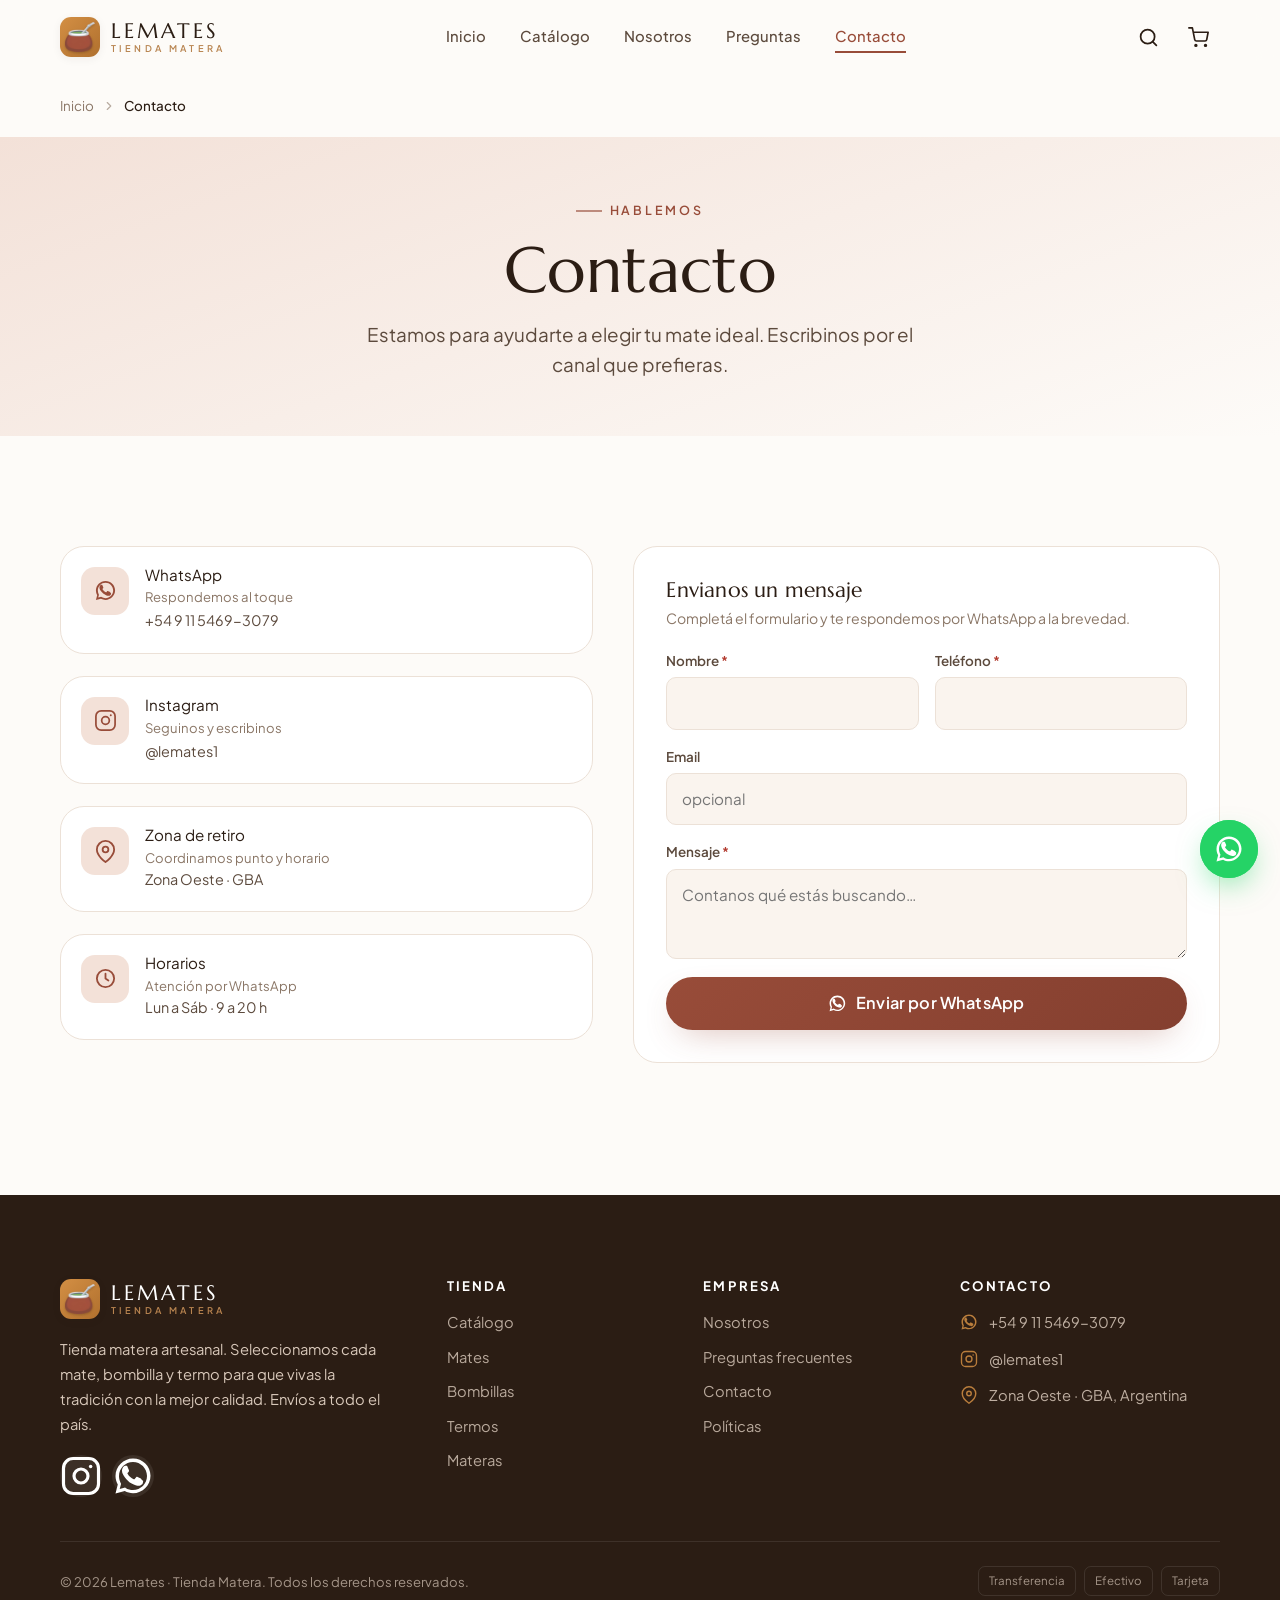
<file: contacto.html>
<!DOCTYPE html>
<html lang="es-AR">
<head>
<meta charset="UTF-8">
<meta name="viewport" content="width=device-width, initial-scale=1">
<title>Contacto | Lemates · Tienda Matera</title>
<meta name="description" content="Contactá a Lemates por WhatsApp o Instagram. Te asesoramos para elegir tu mate, bombilla o termo ideal. Envíos a todo el país.">
<link rel="canonical" href="https://www.lemates.com.ar/contacto.html">
<meta name="theme-color" content="#d38f44">
<meta name="author" content="Lemates">
<meta name="robots" content="index, follow">
<meta property="og:type" content="website">
<meta property="og:site_name" content="Lemates · Tienda Matera">
<meta property="og:title" content="Contacto | Lemates · Tienda Matera">
<meta property="og:description" content="Contactá a Lemates por WhatsApp o Instagram. Te asesoramos para elegir tu mate, bombilla o termo ideal. Envíos a todo el país.">
<meta property="og:url" content="https://www.lemates.com.ar/contacto.html">
<meta property="og:image" content="https://www.lemates.com.ar/assets/img/brand/og-image.jpg">
<meta property="og:locale" content="es_AR">
<meta name="twitter:card" content="summary_large_image">
<meta name="twitter:title" content="Contacto | Lemates · Tienda Matera">
<meta name="twitter:description" content="Contactá a Lemates por WhatsApp o Instagram. Te asesoramos para elegir tu mate, bombilla o termo ideal. Envíos a todo el país.">
<meta name="twitter:image" content="https://www.lemates.com.ar/assets/img/brand/og-image.jpg">
<link rel="icon" href="favicon.ico" sizes="any">
<link rel="icon" type="image/png" sizes="32x32" href="assets/img/brand/favicon-32.png">
<link rel="apple-touch-icon" href="assets/img/brand/apple-touch-icon.png">
<link rel="manifest" href="site.webmanifest">
<link rel="preconnect" href="https://fonts.googleapis.com">
<link rel="preconnect" href="https://fonts.gstatic.com" crossorigin>
<link rel="preload" as="style" href="https://fonts.googleapis.com/css2?family=Marcellus&family=Plus+Jakarta+Sans:wght@400;500;600;700&display=swap">
<link rel="stylesheet" href="https://fonts.googleapis.com/css2?family=Marcellus&family=Plus+Jakarta+Sans:wght@400;500;600;700&display=swap">
<link rel="stylesheet" href="assets/css/styles.css?v=20260708e">
<script type="application/ld+json">{"@context": "https://schema.org", "@type": "Store", "name": "Lemates · Tienda Matera", "image": "https://www.lemates.com.ar/assets/img/brand/og-image.jpg", "description": "Tienda matera artesanal. Mates, bombillas, termos y materas de primera calidad. Envíos a todo el país.", "url": "https://www.lemates.com.ar", "telephone": "+5491154693079", "areaServed": "AR", "sameAs": ["https://www.instagram.com/lemates1/"], "priceRange": "$$"}</script><script type="application/ld+json">{"@context": "https://schema.org", "@type": "BreadcrumbList", "itemListElement": [{"@type": "ListItem", "position": 1, "name": "Inicio", "item": "https://www.lemates.com.ar/index.html"}, {"@type": "ListItem", "position": 2, "name": "Contacto", "item": null}]}</script>
</head>
<body>
<div class="page-loader"><img class="loader-mate" src="assets/img/brand/mate-icon.png" alt="Cargando"></div><header class="header">
  <div class="container header__bar">
    <a class="brand" href="index.html" aria-label="Lemates inicio">
  <span class="brand__mark"><img src="assets/img/brand/mate-icon.png" alt="" width="30" height="30"></span>
  <span class="brand__text"><span class="brand__name">LEMATES</span><span class="brand__sub">Tienda Matera</span></span>
</a>
    <nav class="nav" aria-label="Principal"><a href="index.html" data-nav="index.html">Inicio</a><a href="catalogo.html" data-nav="catalogo.html">Catálogo</a><a href="nosotros.html" data-nav="nosotros.html">Nosotros</a><a href="faq.html" data-nav="faq.html">Preguntas</a><a href="contacto.html" data-nav="contacto.html" class="is-active">Contacto</a></nav>
    <div class="header__actions">
      <a class="icon-btn" href="catalogo.html" aria-label="Buscar productos"><svg viewBox="0 0 24 24" fill="none" stroke="currentColor" stroke-width="2" stroke-linecap="round" stroke-linejoin="round"><circle cx="11" cy="11" r="8"/><path d="m21 21-4.3-4.3"/></svg></a>
      <button class="icon-btn" data-cart-open aria-label="Abrir carrito"><svg viewBox="0 0 24 24" fill="none" stroke="currentColor" stroke-width="1.9" stroke-linecap="round" stroke-linejoin="round"><circle cx="9" cy="21" r="1"/><circle cx="20" cy="21" r="1"/><path d="M1 1h4l2.68 13.39a2 2 0 0 0 2 1.61h9.72a2 2 0 0 0 2-1.61L23 6H6"/></svg><span class="cart-count">0</span></button>
      <button class="icon-btn menu-toggle" aria-label="Abrir menú"><svg viewBox="0 0 24 24" fill="none" stroke="currentColor" stroke-width="2" stroke-linecap="round"><path d="M3 6h18M3 12h18M3 18h18"/></svg></button>
    </div>
  </div>
</header>
<div class="mobile-nav">
  <div class="mobile-nav__scrim"></div>
  <aside class="mobile-nav__panel" role="dialog" aria-label="Menú">
    <div class="mobile-nav__head"><a class="brand" href="index.html" aria-label="Lemates inicio">
  <span class="brand__mark"><img src="assets/img/brand/mate-icon.png" alt="" width="30" height="30"></span>
  <span class="brand__text"><span class="brand__name">LEMATES</span><span class="brand__sub">Tienda Matera</span></span>
</a><button class="icon-btn" data-mclose aria-label="Cerrar menú"><svg viewBox="0 0 24 24" fill="none" stroke="currentColor" stroke-width="2" stroke-linecap="round"><path d="M18 6 6 18M6 6l12 12"/></svg></button></div>
    <nav class="mobile-nav__links"><a href="index.html" data-mclose>Inicio</a><a href="catalogo.html" data-mclose>Catálogo</a><a href="nosotros.html" data-mclose>Nosotros</a><a href="faq.html" data-mclose>Preguntas</a><a href="contacto.html" data-mclose class="is-active">Contacto</a><a href="carrito.html" data-mclose>Carrito</a></nav>
    <div class="mobile-nav__foot">
      <a class="btn btn--wa btn--block" href="https://wa.me/5491154693079" target="_blank" rel="noopener"><svg viewBox="0 0 24 24" fill="currentColor"><path d="M12 2C6.5 2 2 6.5 2 12c0 1.8.5 3.4 1.3 4.9L2 22l5.3-1.4c1.4.8 3 1.2 4.7 1.2 5.5 0 10-4.5 10-10S17.5 2 12 2zm0 18c-1.5 0-3-.4-4.2-1.2l-.3-.2-3.1.8.8-3-.2-.3C4.4 15 4 13.5 4 12c0-4.4 3.6-8 8-8s8 3.6 8 8-3.6 8-8 8zm4.5-6.6c-.3-.1-1.7-.8-1.9-.9-.3-.1-.5-.1-.7.1-.2.3-.7.9-.9 1.1-.2.2-.3.2-.6.1-1.5-.8-2.5-1.4-3.5-3.1-.3-.5.3-.4.8-1.4.1-.2 0-.4 0-.5s-.7-1.6-.9-2.2c-.2-.5-.5-.5-.7-.5h-.6c-.2 0-.5.1-.8.4-.3.3-1 1-1 2.5s1.1 2.9 1.2 3.1c.1.2 2.1 3.3 5.2 4.6 1.9.8 2.7.9 3.6.8.6-.1 1.7-.7 1.9-1.4.2-.7.2-1.2.2-1.4-.1-.1-.3-.2-.6-.3z"/></svg> Escribinos por WhatsApp</a>
      <div class="mobile-nav__social">
        <a href="https://www.instagram.com/lemates1/" target="_blank" rel="noopener" aria-label="Instagram"><svg viewBox="0 0 24 24" fill="none" stroke="currentColor" stroke-width="1.8"><rect x="2" y="2" width="20" height="20" rx="5.5"/><circle cx="12" cy="12" r="4"/><circle cx="17.5" cy="6.5" r="1" fill="currentColor" stroke="none"/></svg></a>
      </div>
    </div>
  </aside>
</div>
<nav class="breadcrumb container" aria-label="Ruta"><a href="index.html">Inicio</a><svg viewBox="0 0 24 24" fill="none" stroke="currentColor" stroke-width="2" stroke-linecap="round" stroke-linejoin="round"><path d="m9 18 6-6-6-6"/></svg><span aria-current="page" class="js-crumb-name">Contacto</span></nav>
<section class="page-hero"><div class="container">
  <span class="eyebrow">Hablemos</span><h1>Contacto</h1>
  <p class="lead">Estamos para ayudarte a elegir tu mate ideal. Escribinos por el canal que prefieras.</p>
</div></section>
<main id="main" class="section">
  <div class="container contact-layout">
    <div class="contact-info"><div class="contact-card reveal"><div class="contact-card__ic"><svg viewBox="0 0 24 24" fill="currentColor"><path d="M12 2C6.5 2 2 6.5 2 12c0 1.8.5 3.4 1.3 4.9L2 22l5.3-1.4c1.4.8 3 1.2 4.7 1.2 5.5 0 10-4.5 10-10S17.5 2 12 2zm0 18c-1.5 0-3-.4-4.2-1.2l-.3-.2-3.1.8.8-3-.2-.3C4.4 15 4 13.5 4 12c0-4.4 3.6-8 8-8s8 3.6 8 8-3.6 8-8 8zm4.5-6.6c-.3-.1-1.7-.8-1.9-.9-.3-.1-.5-.1-.7.1-.2.3-.7.9-.9 1.1-.2.2-.3.2-.6.1-1.5-.8-2.5-1.4-3.5-3.1-.3-.5.3-.4.8-1.4.1-.2 0-.4 0-.5s-.7-1.6-.9-2.2c-.2-.5-.5-.5-.7-.5h-.6c-.2 0-.5.1-.8.4-.3.3-1 1-1 2.5s1.1 2.9 1.2 3.1c.1.2 2.1 3.3 5.2 4.6 1.9.8 2.7.9 3.6.8.6-.1 1.7-.7 1.9-1.4.2-.7.2-1.2.2-1.4-.1-.1-.3-.2-.6-.3z"/></svg></div><div><h4>WhatsApp</h4><p style="font-size:.82rem;color:var(--muted)">Respondemos al toque</p><a href="https://wa.me/5491154693079" target="_blank" rel="noopener">+54 9 11 5469-3079</a></div></div><div class="contact-card reveal"><div class="contact-card__ic"><svg viewBox="0 0 24 24" fill="none" stroke="currentColor" stroke-width="1.8"><rect x="2" y="2" width="20" height="20" rx="5.5"/><circle cx="12" cy="12" r="4"/><circle cx="17.5" cy="6.5" r="1" fill="currentColor" stroke="none"/></svg></div><div><h4>Instagram</h4><p style="font-size:.82rem;color:var(--muted)">Seguinos y escribinos</p><a href="https://www.instagram.com/lemates1/" target="_blank" rel="noopener">@lemates1</a></div></div><div class="contact-card reveal"><div class="contact-card__ic"><svg viewBox="0 0 24 24" fill="none" stroke="currentColor" stroke-width="1.9" stroke-linecap="round" stroke-linejoin="round"><path d="M21 10c0 7-9 13-9 13s-9-6-9-13a9 9 0 0 1 18 0z"/><circle cx="12" cy="10" r="3"/></svg></div><div><h4>Zona de retiro</h4><p style="font-size:.82rem;color:var(--muted)">Coordinamos punto y horario</p><p>Zona Oeste · GBA</p></div></div><div class="contact-card reveal"><div class="contact-card__ic"><svg viewBox="0 0 24 24" fill="none" stroke="currentColor" stroke-width="1.9" stroke-linecap="round" stroke-linejoin="round"><circle cx="12" cy="12" r="9"/><path d="M12 7v5l3 2"/></svg></div><div><h4>Horarios</h4><p style="font-size:.82rem;color:var(--muted)">Atención por WhatsApp</p><p>Lun a Sáb · 9 a 20 h</p></div></div></div>
    <div class="form-card reveal" data-delay="1">
      <h3 style="letter-spacing:.2px">Envianos un mensaje</h3>
      <p style="padding-left:0">Completá el formulario y te respondemos por WhatsApp a la brevedad.</p>
      <form id="contactForm">
        <div class="form-grid">
          <div class="field"><label>Nombre <span class="req">*</span></label><input name="nombre" required><div class="field__err">Ingresá tu nombre</div></div>
          <div class="field"><label>Teléfono <span class="req">*</span></label><input name="telefono" required><div class="field__err">Ingresá tu teléfono</div></div>
          <div class="field full"><label>Email</label><input type="email" name="email" placeholder="opcional"></div>
          <div class="field full"><label>Mensaje <span class="req">*</span></label><textarea name="mensaje" required placeholder="Contanos qué estás buscando…"></textarea><div class="field__err">Escribí tu mensaje</div></div>
        </div>
        <button class="btn btn--primary btn--lg btn--block" type="submit" style="margin-top:18px"><svg viewBox="0 0 24 24" fill="currentColor"><path d="M12 2C6.5 2 2 6.5 2 12c0 1.8.5 3.4 1.3 4.9L2 22l5.3-1.4c1.4.8 3 1.2 4.7 1.2 5.5 0 10-4.5 10-10S17.5 2 12 2zm0 18c-1.5 0-3-.4-4.2-1.2l-.3-.2-3.1.8.8-3-.2-.3C4.4 15 4 13.5 4 12c0-4.4 3.6-8 8-8s8 3.6 8 8-3.6 8-8 8zm4.5-6.6c-.3-.1-1.7-.8-1.9-.9-.3-.1-.5-.1-.7.1-.2.3-.7.9-.9 1.1-.2.2-.3.2-.6.1-1.5-.8-2.5-1.4-3.5-3.1-.3-.5.3-.4.8-1.4.1-.2 0-.4 0-.5s-.7-1.6-.9-2.2c-.2-.5-.5-.5-.7-.5h-.6c-.2 0-.5.1-.8.4-.3.3-1 1-1 2.5s1.1 2.9 1.2 3.1c.1.2 2.1 3.3 5.2 4.6 1.9.8 2.7.9 3.6.8.6-.1 1.7-.7 1.9-1.4.2-.7.2-1.2.2-1.4-.1-.1-.3-.2-.6-.3z"/></svg> Enviar por WhatsApp</button>
      </form>
    </div>
  </div>
</main>
<footer class="footer">
  <div class="container">
    <div class="footer__top">
      <div class="footer__brand">
        <a class="brand footer__brand" href="index.html" aria-label="Lemates inicio">
  <span class="brand__mark"><img src="assets/img/brand/mate-icon.png" alt="" width="30" height="30"></span>
  <span class="brand__text"><span class="brand__name">LEMATES</span><span class="brand__sub">Tienda Matera</span></span>
</a>
        <p>Tienda matera artesanal. Seleccionamos cada mate, bombilla y termo para que vivas la tradición con la mejor calidad. Envíos a todo el país.</p>
        <div class="footer__social">
          <a href="https://www.instagram.com/lemates1/" target="_blank" rel="noopener" aria-label="Instagram"><svg viewBox="0 0 24 24" fill="none" stroke="currentColor" stroke-width="1.8"><rect x="2" y="2" width="20" height="20" rx="5.5"/><circle cx="12" cy="12" r="4"/><circle cx="17.5" cy="6.5" r="1" fill="currentColor" stroke="none"/></svg></a>
          <a href="https://wa.me/5491154693079" target="_blank" rel="noopener" aria-label="WhatsApp"><svg viewBox="0 0 24 24" fill="currentColor"><path d="M12 2C6.5 2 2 6.5 2 12c0 1.8.5 3.4 1.3 4.9L2 22l5.3-1.4c1.4.8 3 1.2 4.7 1.2 5.5 0 10-4.5 10-10S17.5 2 12 2zm0 18c-1.5 0-3-.4-4.2-1.2l-.3-.2-3.1.8.8-3-.2-.3C4.4 15 4 13.5 4 12c0-4.4 3.6-8 8-8s8 3.6 8 8-3.6 8-8 8zm4.5-6.6c-.3-.1-1.7-.8-1.9-.9-.3-.1-.5-.1-.7.1-.2.3-.7.9-.9 1.1-.2.2-.3.2-.6.1-1.5-.8-2.5-1.4-3.5-3.1-.3-.5.3-.4.8-1.4.1-.2 0-.4 0-.5s-.7-1.6-.9-2.2c-.2-.5-.5-.5-.7-.5h-.6c-.2 0-.5.1-.8.4-.3.3-1 1-1 2.5s1.1 2.9 1.2 3.1c.1.2 2.1 3.3 5.2 4.6 1.9.8 2.7.9 3.6.8.6-.1 1.7-.7 1.9-1.4.2-.7.2-1.2.2-1.4-.1-.1-.3-.2-.6-.3z"/></svg></a>
        </div>
      </div>
      <div>
        <h4>Tienda</h4>
        <nav class="footer__links"><a href="catalogo.html">Catálogo</a><a href="catalogo.html?cat=Mates">Mates</a><a href="catalogo.html?cat=Bombillas">Bombillas</a><a href="catalogo.html?cat=Termos">Termos</a><a href="catalogo.html?cat=Materas">Materas</a></nav>
      </div>
      <div>
        <h4>Empresa</h4>
        <nav class="footer__links"><a href="nosotros.html">Nosotros</a><a href="faq.html">Preguntas frecuentes</a><a href="contacto.html">Contacto</a><a href="politicas.html">Políticas</a></nav>
      </div>
      <div>
        <h4>Contacto</h4>
        <ul class="footer__contact">
          <li><svg viewBox="0 0 24 24" fill="currentColor"><path d="M12 2C6.5 2 2 6.5 2 12c0 1.8.5 3.4 1.3 4.9L2 22l5.3-1.4c1.4.8 3 1.2 4.7 1.2 5.5 0 10-4.5 10-10S17.5 2 12 2zm0 18c-1.5 0-3-.4-4.2-1.2l-.3-.2-3.1.8.8-3-.2-.3C4.4 15 4 13.5 4 12c0-4.4 3.6-8 8-8s8 3.6 8 8-3.6 8-8 8zm4.5-6.6c-.3-.1-1.7-.8-1.9-.9-.3-.1-.5-.1-.7.1-.2.3-.7.9-.9 1.1-.2.2-.3.2-.6.1-1.5-.8-2.5-1.4-3.5-3.1-.3-.5.3-.4.8-1.4.1-.2 0-.4 0-.5s-.7-1.6-.9-2.2c-.2-.5-.5-.5-.7-.5h-.6c-.2 0-.5.1-.8.4-.3.3-1 1-1 2.5s1.1 2.9 1.2 3.1c.1.2 2.1 3.3 5.2 4.6 1.9.8 2.7.9 3.6.8.6-.1 1.7-.7 1.9-1.4.2-.7.2-1.2.2-1.4-.1-.1-.3-.2-.6-.3z"/></svg><a href="https://wa.me/5491154693079" target="_blank" rel="noopener">+54 9 11 5469-3079</a></li>
          <li><svg viewBox="0 0 24 24" fill="none" stroke="currentColor" stroke-width="1.8"><rect x="2" y="2" width="20" height="20" rx="5.5"/><circle cx="12" cy="12" r="4"/><circle cx="17.5" cy="6.5" r="1" fill="currentColor" stroke="none"/></svg><a href="https://www.instagram.com/lemates1/" target="_blank" rel="noopener">@lemates1</a></li>
          <li><svg viewBox="0 0 24 24" fill="none" stroke="currentColor" stroke-width="1.9" stroke-linecap="round" stroke-linejoin="round"><path d="M21 10c0 7-9 13-9 13s-9-6-9-13a9 9 0 0 1 18 0z"/><circle cx="12" cy="10" r="3"/></svg><span>Zona Oeste · GBA, Argentina</span></li>
        </ul>
      </div>
    </div>
    <div class="footer__bottom">
      <span>© 2026 Lemates · Tienda Matera. Todos los derechos reservados.</span>
      <div class="footer__pay"><span>Transferencia</span><span>Efectivo</span><span>Tarjeta</span></div>
    </div>
  </div>
</footer>
<a class="wa-float" href="https://wa.me/5491154693079" target="_blank" rel="noopener" aria-label="Escribinos por WhatsApp"><svg viewBox="0 0 24 24" fill="currentColor"><path d="M12 2C6.5 2 2 6.5 2 12c0 1.8.5 3.4 1.3 4.9L2 22l5.3-1.4c1.4.8 3 1.2 4.7 1.2 5.5 0 10-4.5 10-10S17.5 2 12 2zm0 18c-1.5 0-3-.4-4.2-1.2l-.3-.2-3.1.8.8-3-.2-.3C4.4 15 4 13.5 4 12c0-4.4 3.6-8 8-8s8 3.6 8 8-3.6 8-8 8zm4.5-6.6c-.3-.1-1.7-.8-1.9-.9-.3-.1-.5-.1-.7.1-.2.3-.7.9-.9 1.1-.2.2-.3.2-.6.1-1.5-.8-2.5-1.4-3.5-3.1-.3-.5.3-.4.8-1.4.1-.2 0-.4 0-.5s-.7-1.6-.9-2.2c-.2-.5-.5-.5-.7-.5h-.6c-.2 0-.5.1-.8.4-.3.3-1 1-1 2.5s1.1 2.9 1.2 3.1c.1.2 2.1 3.3 5.2 4.6 1.9.8 2.7.9 3.6.8.6-.1 1.7-.7 1.9-1.4.2-.7.2-1.2.2-1.4-.1-.1-.3-.2-.6-.3z"/></svg></a>
<button class="to-top" aria-label="Volver arriba"><svg viewBox="0 0 24 24" fill="none" stroke="currentColor" stroke-width="2" stroke-linecap="round" stroke-linejoin="round"><path d="m18 15-6-6-6 6"/></svg></button>
<script>
document.getElementById('contactForm').addEventListener('submit',function(e){
  e.preventDefault(); var ok=true;
  this.querySelectorAll('[required]').forEach(function(f){var bad=!f.value.trim();f.closest('.field').classList.toggle('error',bad);if(bad)ok=false;});
  if(!ok){window.LemToast('Completá los campos requeridos',false);return;}
  var d=Object.fromEntries(new FormData(this).entries());
  var msg='Hola Lemates! Soy '+d.nombre+'.\n'+d.mensaje+(d.email?'\n\nEmail: '+d.email:'')+'\nTel: '+d.telefono;
  window.open('https://wa.me/5491154693079?text='+encodeURIComponent(msg),'_blank');
  window.LemToast('Abriendo WhatsApp…');
});
document.querySelectorAll('#contactForm [required]').forEach(function(f){f.addEventListener('input',function(){f.closest('.field').classList.remove('error');});});
</script>
<script src="assets/js/config.js?v=20260708e"></script>
<script src="assets/js/products.js?v=20260708e"></script>
<script src="assets/js/app.js?v=20260708e"></script>
</body>
</html>
</file>
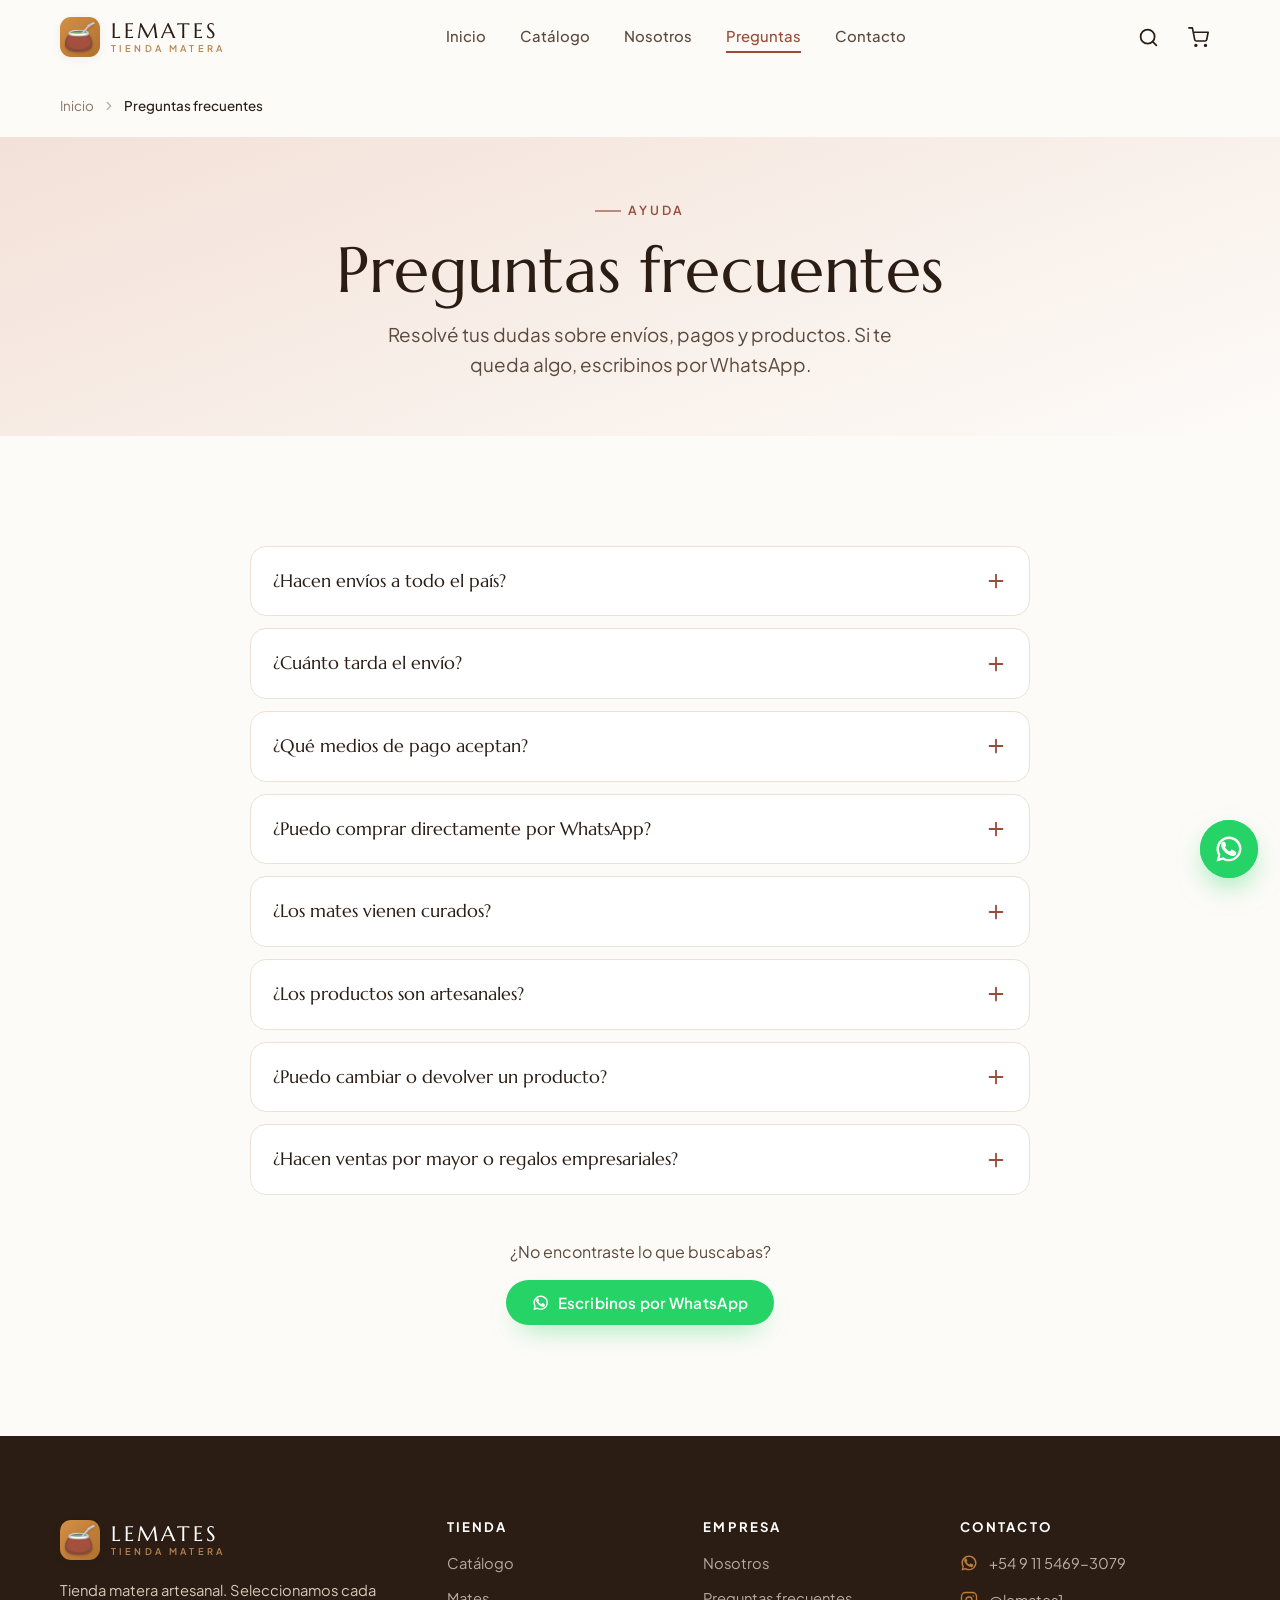
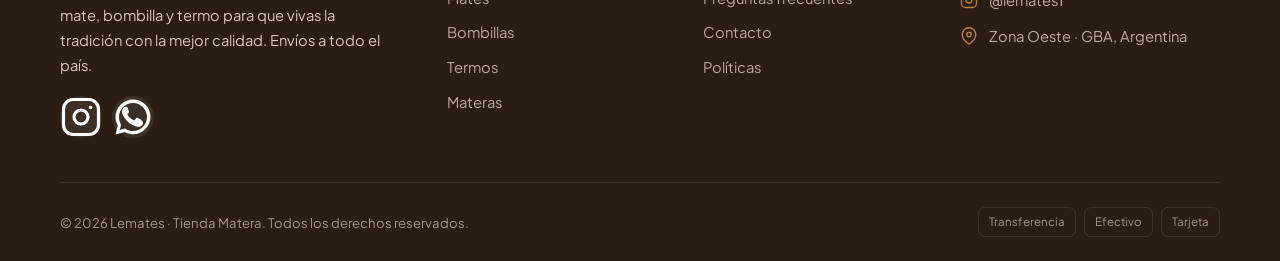
<file: faq.html>
<!DOCTYPE html>
<html lang="es-AR">
<head>
<meta charset="UTF-8">
<meta name="viewport" content="width=device-width, initial-scale=1">
<title>Preguntas frecuentes | Lemates · Tienda Matera</title>
<meta name="description" content="Envíos, pagos, cambios y cuidado del mate. Respondemos las preguntas más frecuentes de Lemates · Tienda Matera.">
<link rel="canonical" href="https://www.lemates.com.ar/faq.html">
<meta name="theme-color" content="#d38f44">
<meta name="author" content="Lemates">
<meta name="robots" content="index, follow">
<meta property="og:type" content="website">
<meta property="og:site_name" content="Lemates · Tienda Matera">
<meta property="og:title" content="Preguntas frecuentes | Lemates · Tienda Matera">
<meta property="og:description" content="Envíos, pagos, cambios y cuidado del mate. Respondemos las preguntas más frecuentes de Lemates · Tienda Matera.">
<meta property="og:url" content="https://www.lemates.com.ar/faq.html">
<meta property="og:image" content="https://www.lemates.com.ar/assets/img/brand/og-image.jpg">
<meta property="og:locale" content="es_AR">
<meta name="twitter:card" content="summary_large_image">
<meta name="twitter:title" content="Preguntas frecuentes | Lemates · Tienda Matera">
<meta name="twitter:description" content="Envíos, pagos, cambios y cuidado del mate. Respondemos las preguntas más frecuentes de Lemates · Tienda Matera.">
<meta name="twitter:image" content="https://www.lemates.com.ar/assets/img/brand/og-image.jpg">
<link rel="icon" href="favicon.ico" sizes="any">
<link rel="icon" type="image/png" sizes="32x32" href="assets/img/brand/favicon-32.png">
<link rel="apple-touch-icon" href="assets/img/brand/apple-touch-icon.png">
<link rel="manifest" href="site.webmanifest">
<link rel="preconnect" href="https://fonts.googleapis.com">
<link rel="preconnect" href="https://fonts.gstatic.com" crossorigin>
<link rel="preload" as="style" href="https://fonts.googleapis.com/css2?family=Marcellus&family=Plus+Jakarta+Sans:wght@400;500;600;700&display=swap">
<link rel="stylesheet" href="https://fonts.googleapis.com/css2?family=Marcellus&family=Plus+Jakarta+Sans:wght@400;500;600;700&display=swap">
<link rel="stylesheet" href="assets/css/styles.css?v=20260708e">
<script type="application/ld+json">{"@context": "https://schema.org", "@type": "Store", "name": "Lemates · Tienda Matera", "image": "https://www.lemates.com.ar/assets/img/brand/og-image.jpg", "description": "Tienda matera artesanal. Mates, bombillas, termos y materas de primera calidad. Envíos a todo el país.", "url": "https://www.lemates.com.ar", "telephone": "+5491154693079", "areaServed": "AR", "sameAs": ["https://www.instagram.com/lemates1/"], "priceRange": "$$"}</script><script type="application/ld+json">{"@context": "https://schema.org", "@type": "FAQPage", "mainEntity": [{"@type": "Question", "name": "¿Hacen envíos a todo el país?", "acceptedAnswer": {"@type": "Answer", "text": "Sí. Despachamos a toda la Argentina a través de Correo Argentino (a domicilio o a sucursal). También podés coordinar el retiro sin cargo en la zona oeste del Gran Buenos Aires."}}, {"@type": "Question", "name": "¿Cuánto tarda el envío?", "acceptedAnswer": {"@type": "Answer", "text": "Una vez confirmado el pago, despachamos dentro de las 24-48 hs hábiles. El tiempo de entrega de Correo Argentino suele ser de 3 a 6 días hábiles según la localidad."}}, {"@type": "Question", "name": "¿Qué medios de pago aceptan?", "acceptedAnswer": {"@type": "Answer", "text": "Pagás con Mercado Pago (escaneando el QR o transfiriendo al CVU), con transferencia bancaria (CBU/alias), o en efectivo si retirás en zona oeste. Al confirmar el pedido te mostramos los datos y el total exacto; después nos enviás el comprobante por WhatsApp."}}, {"@type": "Question", "name": "¿Puedo comprar directamente por WhatsApp?", "acceptedAnswer": {"@type": "Answer", "text": "¡Claro! Podés armar tu carrito en la web y enviarlo por WhatsApp con un clic, o escribirnos directamente para que te asesoremos y coordinemos todo."}}, {"@type": "Question", "name": "¿Los mates vienen curados?", "acceptedAnswer": {"@type": "Answer", "text": "Los mates de calabaza requieren un curado inicial. Te enviamos las indicaciones y estamos para ayudarte por WhatsApp en todo el proceso para que tu mate dure muchos años."}}, {"@type": "Question", "name": "¿Los productos son artesanales?", "acceptedAnswer": {"@type": "Answer", "text": "Sí. Seleccionamos piezas artesanales con materiales nobles como calabaza, algarrobo, alpaca, bronce y cuero. Por su naturaleza, cada pieza puede tener pequeñas variaciones que la hacen única."}}, {"@type": "Question", "name": "¿Puedo cambiar o devolver un producto?", "acceptedAnswer": {"@type": "Answer", "text": "Sí. Tenés hasta 10 días corridos desde la recepción para solicitar un cambio o devolución, siempre que el producto esté sin uso y en su estado original. Escribinos y te guiamos."}}, {"@type": "Question", "name": "¿Hacen ventas por mayor o regalos empresariales?", "acceptedAnswer": {"@type": "Answer", "text": "Sí, trabajamos pedidos por cantidad y regalos personalizados. Escribinos por WhatsApp contándonos qué necesitás y armamos una propuesta a medida."}}]}</script>
</head>
<body>
<div class="page-loader"><img class="loader-mate" src="assets/img/brand/mate-icon.png" alt="Cargando"></div><header class="header">
  <div class="container header__bar">
    <a class="brand" href="index.html" aria-label="Lemates inicio">
  <span class="brand__mark"><img src="assets/img/brand/mate-icon.png" alt="" width="30" height="30"></span>
  <span class="brand__text"><span class="brand__name">LEMATES</span><span class="brand__sub">Tienda Matera</span></span>
</a>
    <nav class="nav" aria-label="Principal"><a href="index.html" data-nav="index.html">Inicio</a><a href="catalogo.html" data-nav="catalogo.html">Catálogo</a><a href="nosotros.html" data-nav="nosotros.html">Nosotros</a><a href="faq.html" data-nav="faq.html" class="is-active">Preguntas</a><a href="contacto.html" data-nav="contacto.html">Contacto</a></nav>
    <div class="header__actions">
      <a class="icon-btn" href="catalogo.html" aria-label="Buscar productos"><svg viewBox="0 0 24 24" fill="none" stroke="currentColor" stroke-width="2" stroke-linecap="round" stroke-linejoin="round"><circle cx="11" cy="11" r="8"/><path d="m21 21-4.3-4.3"/></svg></a>
      <button class="icon-btn" data-cart-open aria-label="Abrir carrito"><svg viewBox="0 0 24 24" fill="none" stroke="currentColor" stroke-width="1.9" stroke-linecap="round" stroke-linejoin="round"><circle cx="9" cy="21" r="1"/><circle cx="20" cy="21" r="1"/><path d="M1 1h4l2.68 13.39a2 2 0 0 0 2 1.61h9.72a2 2 0 0 0 2-1.61L23 6H6"/></svg><span class="cart-count">0</span></button>
      <button class="icon-btn menu-toggle" aria-label="Abrir menú"><svg viewBox="0 0 24 24" fill="none" stroke="currentColor" stroke-width="2" stroke-linecap="round"><path d="M3 6h18M3 12h18M3 18h18"/></svg></button>
    </div>
  </div>
</header>
<div class="mobile-nav">
  <div class="mobile-nav__scrim"></div>
  <aside class="mobile-nav__panel" role="dialog" aria-label="Menú">
    <div class="mobile-nav__head"><a class="brand" href="index.html" aria-label="Lemates inicio">
  <span class="brand__mark"><img src="assets/img/brand/mate-icon.png" alt="" width="30" height="30"></span>
  <span class="brand__text"><span class="brand__name">LEMATES</span><span class="brand__sub">Tienda Matera</span></span>
</a><button class="icon-btn" data-mclose aria-label="Cerrar menú"><svg viewBox="0 0 24 24" fill="none" stroke="currentColor" stroke-width="2" stroke-linecap="round"><path d="M18 6 6 18M6 6l12 12"/></svg></button></div>
    <nav class="mobile-nav__links"><a href="index.html" data-mclose>Inicio</a><a href="catalogo.html" data-mclose>Catálogo</a><a href="nosotros.html" data-mclose>Nosotros</a><a href="faq.html" data-mclose class="is-active">Preguntas</a><a href="contacto.html" data-mclose>Contacto</a><a href="carrito.html" data-mclose>Carrito</a></nav>
    <div class="mobile-nav__foot">
      <a class="btn btn--wa btn--block" href="https://wa.me/5491154693079" target="_blank" rel="noopener"><svg viewBox="0 0 24 24" fill="currentColor"><path d="M12 2C6.5 2 2 6.5 2 12c0 1.8.5 3.4 1.3 4.9L2 22l5.3-1.4c1.4.8 3 1.2 4.7 1.2 5.5 0 10-4.5 10-10S17.5 2 12 2zm0 18c-1.5 0-3-.4-4.2-1.2l-.3-.2-3.1.8.8-3-.2-.3C4.4 15 4 13.5 4 12c0-4.4 3.6-8 8-8s8 3.6 8 8-3.6 8-8 8zm4.5-6.6c-.3-.1-1.7-.8-1.9-.9-.3-.1-.5-.1-.7.1-.2.3-.7.9-.9 1.1-.2.2-.3.2-.6.1-1.5-.8-2.5-1.4-3.5-3.1-.3-.5.3-.4.8-1.4.1-.2 0-.4 0-.5s-.7-1.6-.9-2.2c-.2-.5-.5-.5-.7-.5h-.6c-.2 0-.5.1-.8.4-.3.3-1 1-1 2.5s1.1 2.9 1.2 3.1c.1.2 2.1 3.3 5.2 4.6 1.9.8 2.7.9 3.6.8.6-.1 1.7-.7 1.9-1.4.2-.7.2-1.2.2-1.4-.1-.1-.3-.2-.6-.3z"/></svg> Escribinos por WhatsApp</a>
      <div class="mobile-nav__social">
        <a href="https://www.instagram.com/lemates1/" target="_blank" rel="noopener" aria-label="Instagram"><svg viewBox="0 0 24 24" fill="none" stroke="currentColor" stroke-width="1.8"><rect x="2" y="2" width="20" height="20" rx="5.5"/><circle cx="12" cy="12" r="4"/><circle cx="17.5" cy="6.5" r="1" fill="currentColor" stroke="none"/></svg></a>
      </div>
    </div>
  </aside>
</div>
<nav class="breadcrumb container" aria-label="Ruta"><a href="index.html">Inicio</a><svg viewBox="0 0 24 24" fill="none" stroke="currentColor" stroke-width="2" stroke-linecap="round" stroke-linejoin="round"><path d="m9 18 6-6-6-6"/></svg><span aria-current="page" class="js-crumb-name">Preguntas frecuentes</span></nav>
<section class="page-hero"><div class="container">
  <span class="eyebrow">Ayuda</span><h1>Preguntas frecuentes</h1>
  <p class="lead">Resolvé tus dudas sobre envíos, pagos y productos. Si te queda algo, escribinos por WhatsApp.</p>
</div></section>
<main id="main" class="section">
  <div class="container">
    <div class="faq-list"><div class="faq-item reveal">
      <button class="faq-q" aria-expanded="false">¿Hacen envíos a todo el país?<svg viewBox="0 0 24 24" fill="none" stroke="currentColor" stroke-width="2" stroke-linecap="round"><path d="M12 5v14M5 12h14"/></svg></button>
      <div class="faq-a"><div class="faq-a__inner">Sí. Despachamos a toda la Argentina a través de Correo Argentino (a domicilio o a sucursal). También podés coordinar el retiro sin cargo en la zona oeste del Gran Buenos Aires.</div></div>
    </div><div class="faq-item reveal">
      <button class="faq-q" aria-expanded="false">¿Cuánto tarda el envío?<svg viewBox="0 0 24 24" fill="none" stroke="currentColor" stroke-width="2" stroke-linecap="round"><path d="M12 5v14M5 12h14"/></svg></button>
      <div class="faq-a"><div class="faq-a__inner">Una vez confirmado el pago, despachamos dentro de las 24-48 hs hábiles. El tiempo de entrega de Correo Argentino suele ser de 3 a 6 días hábiles según la localidad.</div></div>
    </div><div class="faq-item reveal">
      <button class="faq-q" aria-expanded="false">¿Qué medios de pago aceptan?<svg viewBox="0 0 24 24" fill="none" stroke="currentColor" stroke-width="2" stroke-linecap="round"><path d="M12 5v14M5 12h14"/></svg></button>
      <div class="faq-a"><div class="faq-a__inner">Pagás con Mercado Pago (escaneando el QR o transfiriendo al CVU), con transferencia bancaria (CBU/alias), o en efectivo si retirás en zona oeste. Al confirmar el pedido te mostramos los datos y el total exacto; después nos enviás el comprobante por WhatsApp.</div></div>
    </div><div class="faq-item reveal">
      <button class="faq-q" aria-expanded="false">¿Puedo comprar directamente por WhatsApp?<svg viewBox="0 0 24 24" fill="none" stroke="currentColor" stroke-width="2" stroke-linecap="round"><path d="M12 5v14M5 12h14"/></svg></button>
      <div class="faq-a"><div class="faq-a__inner">¡Claro! Podés armar tu carrito en la web y enviarlo por WhatsApp con un clic, o escribirnos directamente para que te asesoremos y coordinemos todo.</div></div>
    </div><div class="faq-item reveal">
      <button class="faq-q" aria-expanded="false">¿Los mates vienen curados?<svg viewBox="0 0 24 24" fill="none" stroke="currentColor" stroke-width="2" stroke-linecap="round"><path d="M12 5v14M5 12h14"/></svg></button>
      <div class="faq-a"><div class="faq-a__inner">Los mates de calabaza requieren un curado inicial. Te enviamos las indicaciones y estamos para ayudarte por WhatsApp en todo el proceso para que tu mate dure muchos años.</div></div>
    </div><div class="faq-item reveal">
      <button class="faq-q" aria-expanded="false">¿Los productos son artesanales?<svg viewBox="0 0 24 24" fill="none" stroke="currentColor" stroke-width="2" stroke-linecap="round"><path d="M12 5v14M5 12h14"/></svg></button>
      <div class="faq-a"><div class="faq-a__inner">Sí. Seleccionamos piezas artesanales con materiales nobles como calabaza, algarrobo, alpaca, bronce y cuero. Por su naturaleza, cada pieza puede tener pequeñas variaciones que la hacen única.</div></div>
    </div><div class="faq-item reveal">
      <button class="faq-q" aria-expanded="false">¿Puedo cambiar o devolver un producto?<svg viewBox="0 0 24 24" fill="none" stroke="currentColor" stroke-width="2" stroke-linecap="round"><path d="M12 5v14M5 12h14"/></svg></button>
      <div class="faq-a"><div class="faq-a__inner">Sí. Tenés hasta 10 días corridos desde la recepción para solicitar un cambio o devolución, siempre que el producto esté sin uso y en su estado original. Escribinos y te guiamos.</div></div>
    </div><div class="faq-item reveal">
      <button class="faq-q" aria-expanded="false">¿Hacen ventas por mayor o regalos empresariales?<svg viewBox="0 0 24 24" fill="none" stroke="currentColor" stroke-width="2" stroke-linecap="round"><path d="M12 5v14M5 12h14"/></svg></button>
      <div class="faq-a"><div class="faq-a__inner">Sí, trabajamos pedidos por cantidad y regalos personalizados. Escribinos por WhatsApp contándonos qué necesitás y armamos una propuesta a medida.</div></div>
    </div></div>
    <div class="text-center reveal" style="margin-top:44px">
      <p style="color:var(--ink-soft);margin-bottom:16px">¿No encontraste lo que buscabas?</p>
      <a class="btn btn--wa" href="https://wa.me/5491154693079" target="_blank" rel="noopener"><svg viewBox="0 0 24 24" fill="currentColor"><path d="M12 2C6.5 2 2 6.5 2 12c0 1.8.5 3.4 1.3 4.9L2 22l5.3-1.4c1.4.8 3 1.2 4.7 1.2 5.5 0 10-4.5 10-10S17.5 2 12 2zm0 18c-1.5 0-3-.4-4.2-1.2l-.3-.2-3.1.8.8-3-.2-.3C4.4 15 4 13.5 4 12c0-4.4 3.6-8 8-8s8 3.6 8 8-3.6 8-8 8zm4.5-6.6c-.3-.1-1.7-.8-1.9-.9-.3-.1-.5-.1-.7.1-.2.3-.7.9-.9 1.1-.2.2-.3.2-.6.1-1.5-.8-2.5-1.4-3.5-3.1-.3-.5.3-.4.8-1.4.1-.2 0-.4 0-.5s-.7-1.6-.9-2.2c-.2-.5-.5-.5-.7-.5h-.6c-.2 0-.5.1-.8.4-.3.3-1 1-1 2.5s1.1 2.9 1.2 3.1c.1.2 2.1 3.3 5.2 4.6 1.9.8 2.7.9 3.6.8.6-.1 1.7-.7 1.9-1.4.2-.7.2-1.2.2-1.4-.1-.1-.3-.2-.6-.3z"/></svg> Escribinos por WhatsApp</a>
    </div>
  </div>
</main>
<footer class="footer">
  <div class="container">
    <div class="footer__top">
      <div class="footer__brand">
        <a class="brand footer__brand" href="index.html" aria-label="Lemates inicio">
  <span class="brand__mark"><img src="assets/img/brand/mate-icon.png" alt="" width="30" height="30"></span>
  <span class="brand__text"><span class="brand__name">LEMATES</span><span class="brand__sub">Tienda Matera</span></span>
</a>
        <p>Tienda matera artesanal. Seleccionamos cada mate, bombilla y termo para que vivas la tradición con la mejor calidad. Envíos a todo el país.</p>
        <div class="footer__social">
          <a href="https://www.instagram.com/lemates1/" target="_blank" rel="noopener" aria-label="Instagram"><svg viewBox="0 0 24 24" fill="none" stroke="currentColor" stroke-width="1.8"><rect x="2" y="2" width="20" height="20" rx="5.5"/><circle cx="12" cy="12" r="4"/><circle cx="17.5" cy="6.5" r="1" fill="currentColor" stroke="none"/></svg></a>
          <a href="https://wa.me/5491154693079" target="_blank" rel="noopener" aria-label="WhatsApp"><svg viewBox="0 0 24 24" fill="currentColor"><path d="M12 2C6.5 2 2 6.5 2 12c0 1.8.5 3.4 1.3 4.9L2 22l5.3-1.4c1.4.8 3 1.2 4.7 1.2 5.5 0 10-4.5 10-10S17.5 2 12 2zm0 18c-1.5 0-3-.4-4.2-1.2l-.3-.2-3.1.8.8-3-.2-.3C4.4 15 4 13.5 4 12c0-4.4 3.6-8 8-8s8 3.6 8 8-3.6 8-8 8zm4.5-6.6c-.3-.1-1.7-.8-1.9-.9-.3-.1-.5-.1-.7.1-.2.3-.7.9-.9 1.1-.2.2-.3.2-.6.1-1.5-.8-2.5-1.4-3.5-3.1-.3-.5.3-.4.8-1.4.1-.2 0-.4 0-.5s-.7-1.6-.9-2.2c-.2-.5-.5-.5-.7-.5h-.6c-.2 0-.5.1-.8.4-.3.3-1 1-1 2.5s1.1 2.9 1.2 3.1c.1.2 2.1 3.3 5.2 4.6 1.9.8 2.7.9 3.6.8.6-.1 1.7-.7 1.9-1.4.2-.7.2-1.2.2-1.4-.1-.1-.3-.2-.6-.3z"/></svg></a>
        </div>
      </div>
      <div>
        <h4>Tienda</h4>
        <nav class="footer__links"><a href="catalogo.html">Catálogo</a><a href="catalogo.html?cat=Mates">Mates</a><a href="catalogo.html?cat=Bombillas">Bombillas</a><a href="catalogo.html?cat=Termos">Termos</a><a href="catalogo.html?cat=Materas">Materas</a></nav>
      </div>
      <div>
        <h4>Empresa</h4>
        <nav class="footer__links"><a href="nosotros.html">Nosotros</a><a href="faq.html">Preguntas frecuentes</a><a href="contacto.html">Contacto</a><a href="politicas.html">Políticas</a></nav>
      </div>
      <div>
        <h4>Contacto</h4>
        <ul class="footer__contact">
          <li><svg viewBox="0 0 24 24" fill="currentColor"><path d="M12 2C6.5 2 2 6.5 2 12c0 1.8.5 3.4 1.3 4.9L2 22l5.3-1.4c1.4.8 3 1.2 4.7 1.2 5.5 0 10-4.5 10-10S17.5 2 12 2zm0 18c-1.5 0-3-.4-4.2-1.2l-.3-.2-3.1.8.8-3-.2-.3C4.4 15 4 13.5 4 12c0-4.4 3.6-8 8-8s8 3.6 8 8-3.6 8-8 8zm4.5-6.6c-.3-.1-1.7-.8-1.9-.9-.3-.1-.5-.1-.7.1-.2.3-.7.9-.9 1.1-.2.2-.3.2-.6.1-1.5-.8-2.5-1.4-3.5-3.1-.3-.5.3-.4.8-1.4.1-.2 0-.4 0-.5s-.7-1.6-.9-2.2c-.2-.5-.5-.5-.7-.5h-.6c-.2 0-.5.1-.8.4-.3.3-1 1-1 2.5s1.1 2.9 1.2 3.1c.1.2 2.1 3.3 5.2 4.6 1.9.8 2.7.9 3.6.8.6-.1 1.7-.7 1.9-1.4.2-.7.2-1.2.2-1.4-.1-.1-.3-.2-.6-.3z"/></svg><a href="https://wa.me/5491154693079" target="_blank" rel="noopener">+54 9 11 5469-3079</a></li>
          <li><svg viewBox="0 0 24 24" fill="none" stroke="currentColor" stroke-width="1.8"><rect x="2" y="2" width="20" height="20" rx="5.5"/><circle cx="12" cy="12" r="4"/><circle cx="17.5" cy="6.5" r="1" fill="currentColor" stroke="none"/></svg><a href="https://www.instagram.com/lemates1/" target="_blank" rel="noopener">@lemates1</a></li>
          <li><svg viewBox="0 0 24 24" fill="none" stroke="currentColor" stroke-width="1.9" stroke-linecap="round" stroke-linejoin="round"><path d="M21 10c0 7-9 13-9 13s-9-6-9-13a9 9 0 0 1 18 0z"/><circle cx="12" cy="10" r="3"/></svg><span>Zona Oeste · GBA, Argentina</span></li>
        </ul>
      </div>
    </div>
    <div class="footer__bottom">
      <span>© 2026 Lemates · Tienda Matera. Todos los derechos reservados.</span>
      <div class="footer__pay"><span>Transferencia</span><span>Efectivo</span><span>Tarjeta</span></div>
    </div>
  </div>
</footer>
<a class="wa-float" href="https://wa.me/5491154693079" target="_blank" rel="noopener" aria-label="Escribinos por WhatsApp"><svg viewBox="0 0 24 24" fill="currentColor"><path d="M12 2C6.5 2 2 6.5 2 12c0 1.8.5 3.4 1.3 4.9L2 22l5.3-1.4c1.4.8 3 1.2 4.7 1.2 5.5 0 10-4.5 10-10S17.5 2 12 2zm0 18c-1.5 0-3-.4-4.2-1.2l-.3-.2-3.1.8.8-3-.2-.3C4.4 15 4 13.5 4 12c0-4.4 3.6-8 8-8s8 3.6 8 8-3.6 8-8 8zm4.5-6.6c-.3-.1-1.7-.8-1.9-.9-.3-.1-.5-.1-.7.1-.2.3-.7.9-.9 1.1-.2.2-.3.2-.6.1-1.5-.8-2.5-1.4-3.5-3.1-.3-.5.3-.4.8-1.4.1-.2 0-.4 0-.5s-.7-1.6-.9-2.2c-.2-.5-.5-.5-.7-.5h-.6c-.2 0-.5.1-.8.4-.3.3-1 1-1 2.5s1.1 2.9 1.2 3.1c.1.2 2.1 3.3 5.2 4.6 1.9.8 2.7.9 3.6.8.6-.1 1.7-.7 1.9-1.4.2-.7.2-1.2.2-1.4-.1-.1-.3-.2-.6-.3z"/></svg></a>
<button class="to-top" aria-label="Volver arriba"><svg viewBox="0 0 24 24" fill="none" stroke="currentColor" stroke-width="2" stroke-linecap="round" stroke-linejoin="round"><path d="m18 15-6-6-6 6"/></svg></button>
<script>
document.addEventListener('click',function(e){
  var q=e.target.closest('.faq-q'); if(!q)return;
  var item=q.closest('.faq-item'); var a=item.querySelector('.faq-a');
  var open=item.classList.toggle('open'); q.setAttribute('aria-expanded',open);
  a.style.maxHeight = open ? a.scrollHeight+'px' : '0';
});
</script>
<script src="assets/js/config.js?v=20260708e"></script>
<script src="assets/js/products.js?v=20260708e"></script>
<script src="assets/js/app.js?v=20260708e"></script>
</body>
</html>
</file>
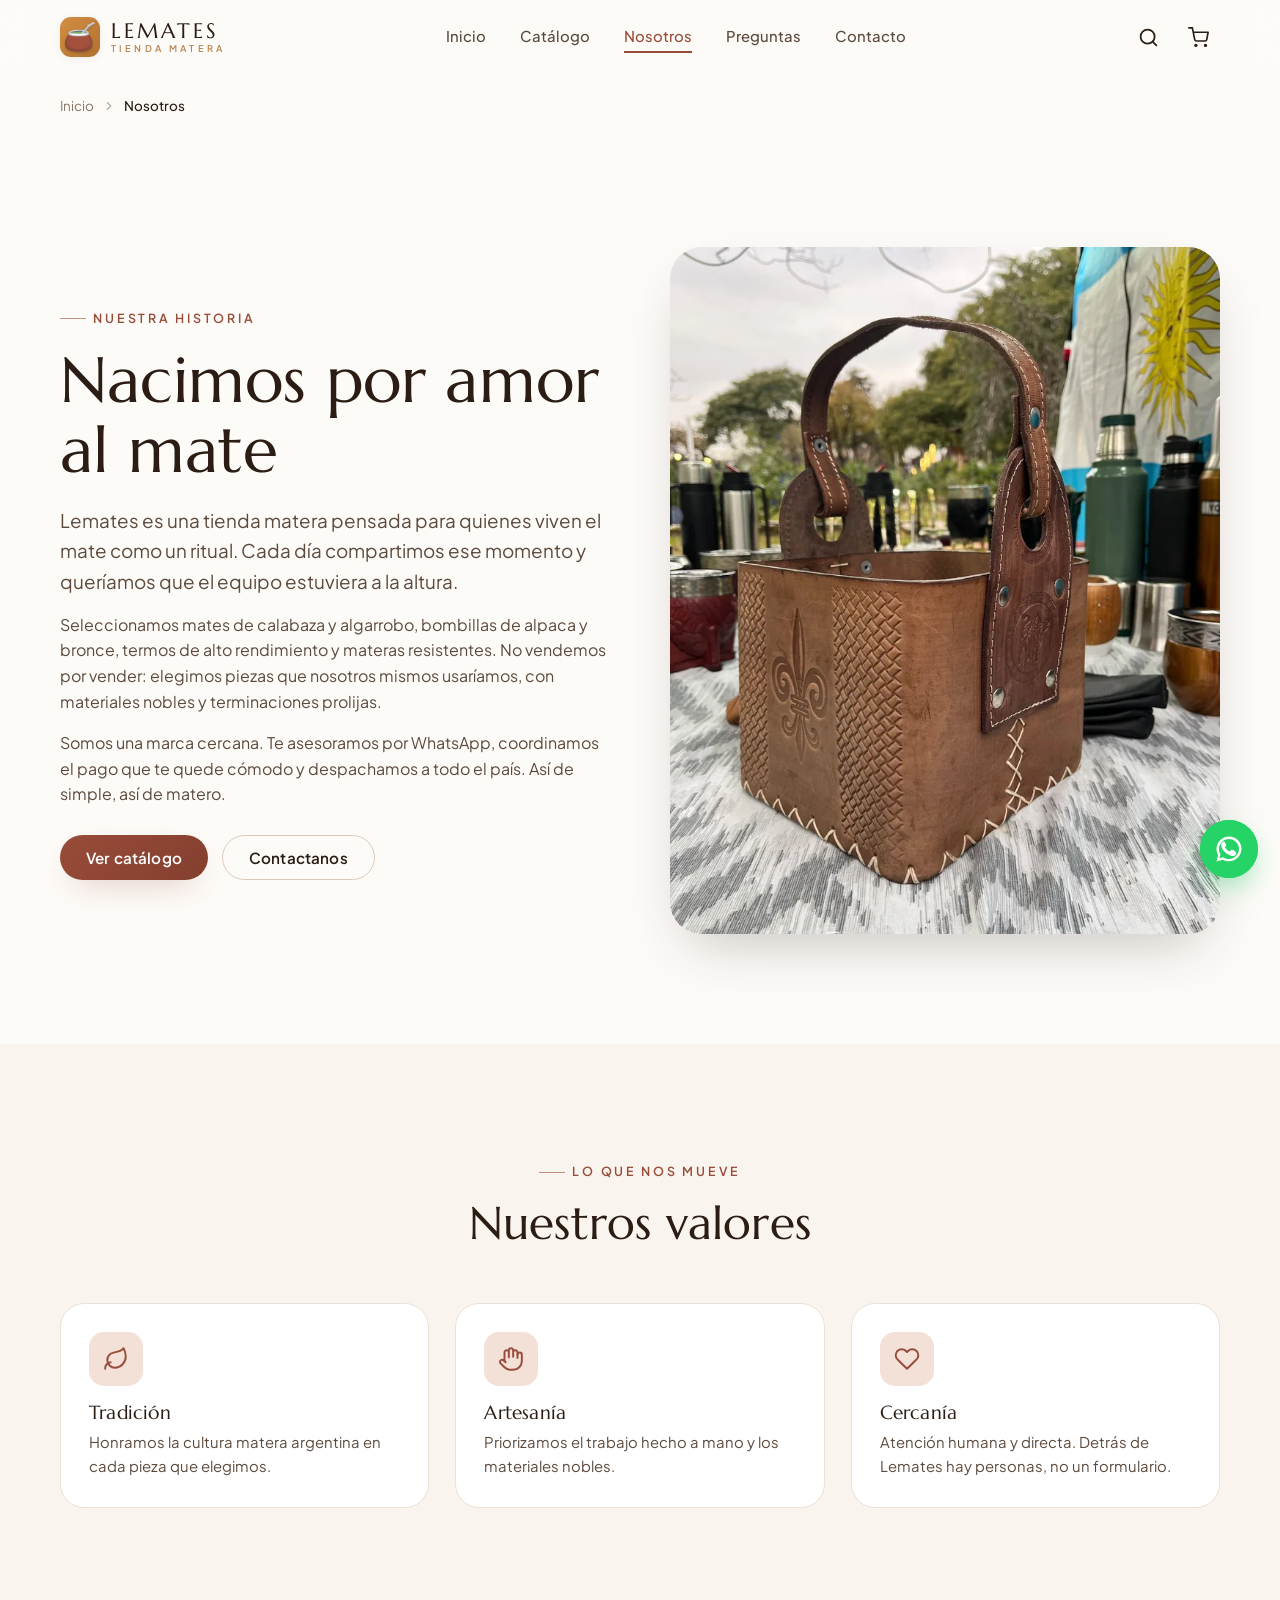
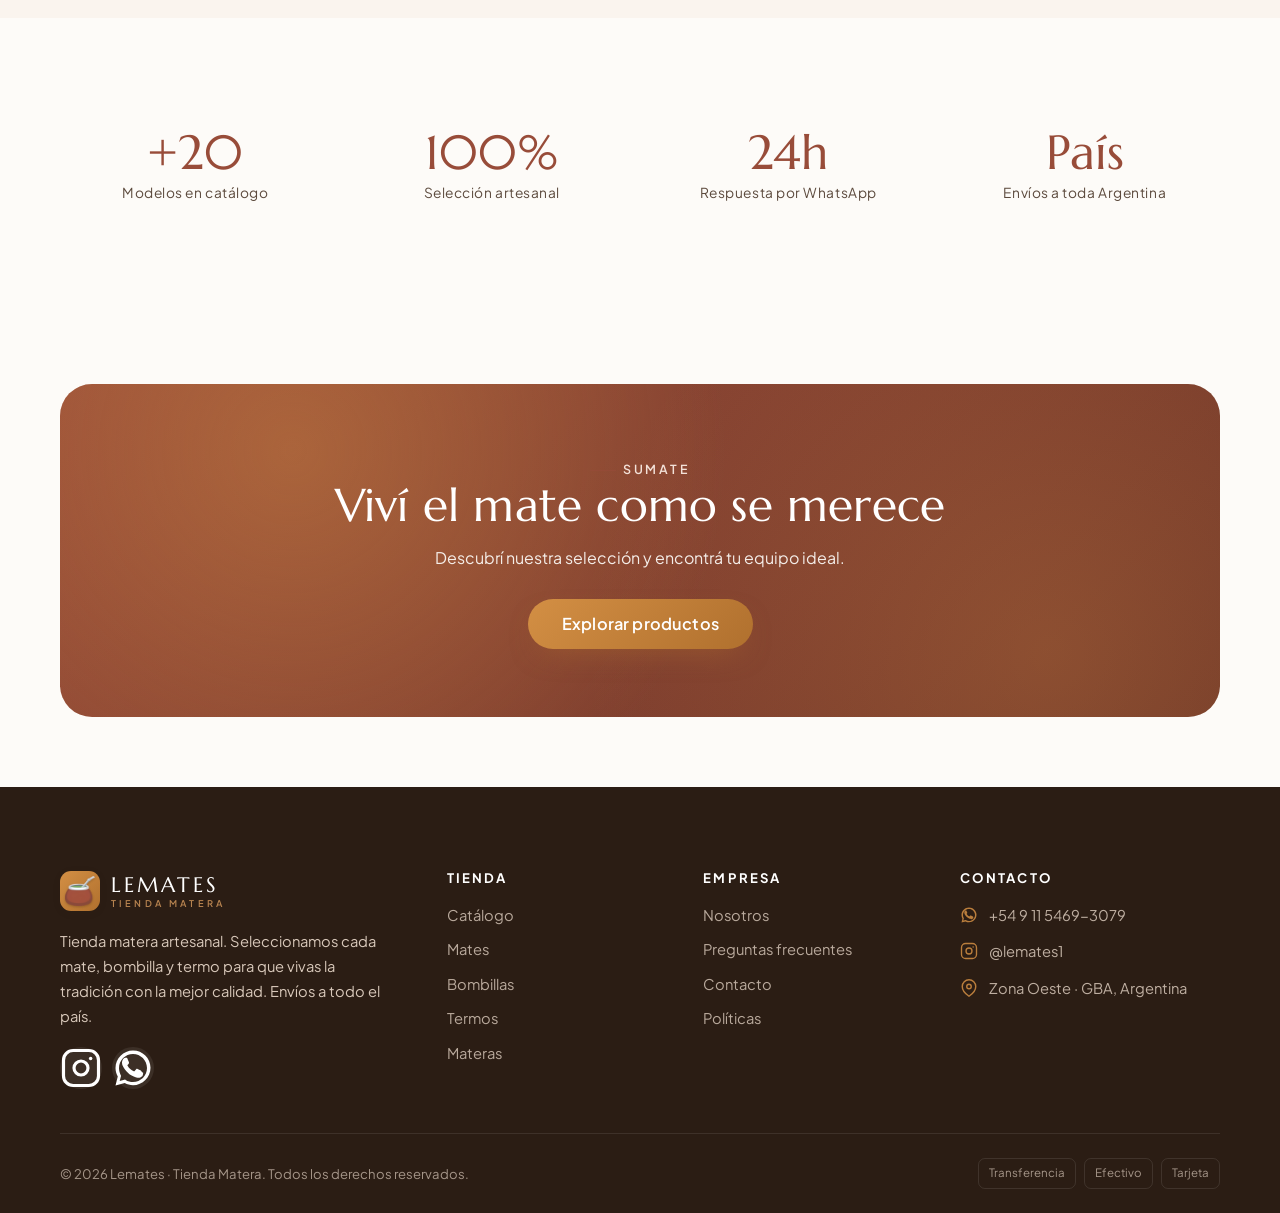
<file: nosotros.html>
<!DOCTYPE html>
<html lang="es-AR">
<head>
<meta charset="UTF-8">
<meta name="viewport" content="width=device-width, initial-scale=1">
<title>Sobre nosotros | Lemates · Tienda Matera</title>
<meta name="description" content="Conocé Lemates, la tienda matera artesanal nacida por amor al mate. Selección de piezas nobles, atención cercana y envíos a todo el país.">
<link rel="canonical" href="https://www.lemates.com.ar/nosotros.html">
<meta name="theme-color" content="#d38f44">
<meta name="author" content="Lemates">
<meta name="robots" content="index, follow">
<meta property="og:type" content="website">
<meta property="og:site_name" content="Lemates · Tienda Matera">
<meta property="og:title" content="Sobre nosotros | Lemates · Tienda Matera">
<meta property="og:description" content="Conocé Lemates, la tienda matera artesanal nacida por amor al mate. Selección de piezas nobles, atención cercana y envíos a todo el país.">
<meta property="og:url" content="https://www.lemates.com.ar/nosotros.html">
<meta property="og:image" content="https://www.lemates.com.ar/assets/img/brand/og-image.jpg">
<meta property="og:locale" content="es_AR">
<meta name="twitter:card" content="summary_large_image">
<meta name="twitter:title" content="Sobre nosotros | Lemates · Tienda Matera">
<meta name="twitter:description" content="Conocé Lemates, la tienda matera artesanal nacida por amor al mate. Selección de piezas nobles, atención cercana y envíos a todo el país.">
<meta name="twitter:image" content="https://www.lemates.com.ar/assets/img/brand/og-image.jpg">
<link rel="icon" href="favicon.ico" sizes="any">
<link rel="icon" type="image/png" sizes="32x32" href="assets/img/brand/favicon-32.png">
<link rel="apple-touch-icon" href="assets/img/brand/apple-touch-icon.png">
<link rel="manifest" href="site.webmanifest">
<link rel="preconnect" href="https://fonts.googleapis.com">
<link rel="preconnect" href="https://fonts.gstatic.com" crossorigin>
<link rel="preload" as="style" href="https://fonts.googleapis.com/css2?family=Marcellus&family=Plus+Jakarta+Sans:wght@400;500;600;700&display=swap">
<link rel="stylesheet" href="https://fonts.googleapis.com/css2?family=Marcellus&family=Plus+Jakarta+Sans:wght@400;500;600;700&display=swap">
<link rel="stylesheet" href="assets/css/styles.css?v=20260708e">
<script type="application/ld+json">{"@context": "https://schema.org", "@type": "Store", "name": "Lemates · Tienda Matera", "image": "https://www.lemates.com.ar/assets/img/brand/og-image.jpg", "description": "Tienda matera artesanal. Mates, bombillas, termos y materas de primera calidad. Envíos a todo el país.", "url": "https://www.lemates.com.ar", "telephone": "+5491154693079", "areaServed": "AR", "sameAs": ["https://www.instagram.com/lemates1/"], "priceRange": "$$"}</script><script type="application/ld+json">{"@context": "https://schema.org", "@type": "BreadcrumbList", "itemListElement": [{"@type": "ListItem", "position": 1, "name": "Inicio", "item": "https://www.lemates.com.ar/index.html"}, {"@type": "ListItem", "position": 2, "name": "Nosotros", "item": null}]}</script>
</head>
<body>
<div class="page-loader"><img class="loader-mate" src="assets/img/brand/mate-icon.png" alt="Cargando"></div><header class="header">
  <div class="container header__bar">
    <a class="brand" href="index.html" aria-label="Lemates inicio">
  <span class="brand__mark"><img src="assets/img/brand/mate-icon.png" alt="" width="30" height="30"></span>
  <span class="brand__text"><span class="brand__name">LEMATES</span><span class="brand__sub">Tienda Matera</span></span>
</a>
    <nav class="nav" aria-label="Principal"><a href="index.html" data-nav="index.html">Inicio</a><a href="catalogo.html" data-nav="catalogo.html">Catálogo</a><a href="nosotros.html" data-nav="nosotros.html" class="is-active">Nosotros</a><a href="faq.html" data-nav="faq.html">Preguntas</a><a href="contacto.html" data-nav="contacto.html">Contacto</a></nav>
    <div class="header__actions">
      <a class="icon-btn" href="catalogo.html" aria-label="Buscar productos"><svg viewBox="0 0 24 24" fill="none" stroke="currentColor" stroke-width="2" stroke-linecap="round" stroke-linejoin="round"><circle cx="11" cy="11" r="8"/><path d="m21 21-4.3-4.3"/></svg></a>
      <button class="icon-btn" data-cart-open aria-label="Abrir carrito"><svg viewBox="0 0 24 24" fill="none" stroke="currentColor" stroke-width="1.9" stroke-linecap="round" stroke-linejoin="round"><circle cx="9" cy="21" r="1"/><circle cx="20" cy="21" r="1"/><path d="M1 1h4l2.68 13.39a2 2 0 0 0 2 1.61h9.72a2 2 0 0 0 2-1.61L23 6H6"/></svg><span class="cart-count">0</span></button>
      <button class="icon-btn menu-toggle" aria-label="Abrir menú"><svg viewBox="0 0 24 24" fill="none" stroke="currentColor" stroke-width="2" stroke-linecap="round"><path d="M3 6h18M3 12h18M3 18h18"/></svg></button>
    </div>
  </div>
</header>
<div class="mobile-nav">
  <div class="mobile-nav__scrim"></div>
  <aside class="mobile-nav__panel" role="dialog" aria-label="Menú">
    <div class="mobile-nav__head"><a class="brand" href="index.html" aria-label="Lemates inicio">
  <span class="brand__mark"><img src="assets/img/brand/mate-icon.png" alt="" width="30" height="30"></span>
  <span class="brand__text"><span class="brand__name">LEMATES</span><span class="brand__sub">Tienda Matera</span></span>
</a><button class="icon-btn" data-mclose aria-label="Cerrar menú"><svg viewBox="0 0 24 24" fill="none" stroke="currentColor" stroke-width="2" stroke-linecap="round"><path d="M18 6 6 18M6 6l12 12"/></svg></button></div>
    <nav class="mobile-nav__links"><a href="index.html" data-mclose>Inicio</a><a href="catalogo.html" data-mclose>Catálogo</a><a href="nosotros.html" data-mclose class="is-active">Nosotros</a><a href="faq.html" data-mclose>Preguntas</a><a href="contacto.html" data-mclose>Contacto</a><a href="carrito.html" data-mclose>Carrito</a></nav>
    <div class="mobile-nav__foot">
      <a class="btn btn--wa btn--block" href="https://wa.me/5491154693079" target="_blank" rel="noopener"><svg viewBox="0 0 24 24" fill="currentColor"><path d="M12 2C6.5 2 2 6.5 2 12c0 1.8.5 3.4 1.3 4.9L2 22l5.3-1.4c1.4.8 3 1.2 4.7 1.2 5.5 0 10-4.5 10-10S17.5 2 12 2zm0 18c-1.5 0-3-.4-4.2-1.2l-.3-.2-3.1.8.8-3-.2-.3C4.4 15 4 13.5 4 12c0-4.4 3.6-8 8-8s8 3.6 8 8-3.6 8-8 8zm4.5-6.6c-.3-.1-1.7-.8-1.9-.9-.3-.1-.5-.1-.7.1-.2.3-.7.9-.9 1.1-.2.2-.3.2-.6.1-1.5-.8-2.5-1.4-3.5-3.1-.3-.5.3-.4.8-1.4.1-.2 0-.4 0-.5s-.7-1.6-.9-2.2c-.2-.5-.5-.5-.7-.5h-.6c-.2 0-.5.1-.8.4-.3.3-1 1-1 2.5s1.1 2.9 1.2 3.1c.1.2 2.1 3.3 5.2 4.6 1.9.8 2.7.9 3.6.8.6-.1 1.7-.7 1.9-1.4.2-.7.2-1.2.2-1.4-.1-.1-.3-.2-.6-.3z"/></svg> Escribinos por WhatsApp</a>
      <div class="mobile-nav__social">
        <a href="https://www.instagram.com/lemates1/" target="_blank" rel="noopener" aria-label="Instagram"><svg viewBox="0 0 24 24" fill="none" stroke="currentColor" stroke-width="1.8"><rect x="2" y="2" width="20" height="20" rx="5.5"/><circle cx="12" cy="12" r="4"/><circle cx="17.5" cy="6.5" r="1" fill="currentColor" stroke="none"/></svg></a>
      </div>
    </div>
  </aside>
</div>
<nav class="breadcrumb container" aria-label="Ruta"><a href="index.html">Inicio</a><svg viewBox="0 0 24 24" fill="none" stroke="currentColor" stroke-width="2" stroke-linecap="round" stroke-linejoin="round"><path d="m9 18 6-6-6-6"/></svg><span aria-current="page" class="js-crumb-name">Nosotros</span></nav>
<main id="main">
  <section class="section">
    <div class="container about-hero">
      <div class="reveal">
        <span class="eyebrow">Nuestra historia</span>
        <h1 style="margin:16px 0 20px">Nacimos por amor al mate</h1>
        <p class="lead" style="margin-bottom:16px">Lemates es una tienda matera pensada para quienes viven el mate como un ritual. Cada día compartimos ese momento y queríamos que el equipo estuviera a la altura.</p>
        <p style="color:var(--ink-soft);margin-bottom:16px">Seleccionamos mates de calabaza y algarrobo, bombillas de alpaca y bronce, termos de alto rendimiento y materas resistentes. No vendemos por vender: elegimos piezas que nosotros mismos usaríamos, con materiales nobles y terminaciones prolijas.</p>
        <p style="color:var(--ink-soft)">Somos una marca cercana. Te asesoramos por WhatsApp, coordinamos el pago que te quede cómodo y despachamos a todo el país. Así de simple, así de matero.</p>
        <div style="margin-top:28px;display:flex;gap:14px;flex-wrap:wrap">
          <a class="btn btn--primary" href="catalogo.html">Ver catálogo</a>
          <a class="btn btn--outline" href="contacto.html">Contactanos</a>
        </div>
      </div>
      <div class="about-hero__img reveal" data-delay="1"><img src="assets/img/products/matera-de-cuero.webp" alt="Matera de cuero artesanal de Lemates" width="600" height="750" loading="lazy"></div>
    </div>
  </section>
  <section class="section" style="background:var(--cream-2)">
    <div class="container">
      <div class="section-head center reveal"><span class="eyebrow">Lo que nos mueve</span><h2>Nuestros valores</h2></div>
      <div class="grid values-grid"><div class="value reveal" data-delay="0"><div class="value__ic"><svg viewBox="0 0 24 24" fill="none" stroke="currentColor" stroke-width="1.8" stroke-linecap="round" stroke-linejoin="round"><path d="M11 20A7 7 0 0 1 9.8 6.1C15.5 5 17 4.48 19 2c1 2 2 4.18 2 8 0 5.5-4.78 10-10 10z"/><path d="M2 21c0-3 1.85-5.36 5.08-6"/></svg></div><h3>Tradición</h3><p>Honramos la cultura matera argentina en cada pieza que elegimos.</p></div><div class="value reveal" data-delay="1"><div class="value__ic"><svg viewBox="0 0 24 24" fill="none" stroke="currentColor" stroke-width="1.8" stroke-linecap="round" stroke-linejoin="round"><path d="M18 11V6a2 2 0 0 0-2-2 2 2 0 0 0-2 2M14 10V4a2 2 0 0 0-2-2 2 2 0 0 0-2 2v2M10 10.5V6a2 2 0 0 0-2-2 2 2 0 0 0-2 2v8"/><path d="M18 8a2 2 0 1 1 4 0v6a8 8 0 0 1-8 8h-2c-2.8 0-4.5-.86-5.99-2.34l-3.6-3.6a2 2 0 0 1 2.83-2.82L7 15"/></svg></div><h3>Artesanía</h3><p>Priorizamos el trabajo hecho a mano y los materiales nobles.</p></div><div class="value reveal" data-delay="2"><div class="value__ic"><svg viewBox="0 0 24 24" fill="none" stroke="currentColor" stroke-width="1.8" stroke-linecap="round" stroke-linejoin="round"><path d="M20.8 4.6a5.5 5.5 0 0 0-7.8 0L12 5.6l-1-1a5.5 5.5 0 0 0-7.8 7.8l1 1L12 21l7.8-7.6 1-1a5.5 5.5 0 0 0 0-7.8z"/></svg></div><h3>Cercanía</h3><p>Atención humana y directa. Detrás de Lemates hay personas, no un formulario.</p></div></div>
    </div>
  </section>
  <section class="section"><div class="container"><div class="grid stats"><div class="reveal" data-delay="0"><div class="stat__n">+20</div><div class="stat__l">Modelos en catálogo</div></div><div class="reveal" data-delay="1"><div class="stat__n">100%</div><div class="stat__l">Selección artesanal</div></div><div class="reveal" data-delay="2"><div class="stat__n">24h</div><div class="stat__l">Respuesta por WhatsApp</div></div><div class="reveal" data-delay="3"><div class="stat__n">País</div><div class="stat__l">Envíos a toda Argentina</div></div></div></div></section>
  <section class="section--tight"><div class="container">
    <div class="cta-band reveal">
      <span class="eyebrow" style="color:#f3e1d8;justify-content:center">Sumate</span>
      <h2>Viví el mate como se merece</h2>
      <p>Descubrí nuestra selección y encontrá tu equipo ideal.</p>
      <a class="btn btn--gold btn--lg" href="catalogo.html">Explorar productos</a>
    </div>
  </div></section>
</main>
<footer class="footer">
  <div class="container">
    <div class="footer__top">
      <div class="footer__brand">
        <a class="brand footer__brand" href="index.html" aria-label="Lemates inicio">
  <span class="brand__mark"><img src="assets/img/brand/mate-icon.png" alt="" width="30" height="30"></span>
  <span class="brand__text"><span class="brand__name">LEMATES</span><span class="brand__sub">Tienda Matera</span></span>
</a>
        <p>Tienda matera artesanal. Seleccionamos cada mate, bombilla y termo para que vivas la tradición con la mejor calidad. Envíos a todo el país.</p>
        <div class="footer__social">
          <a href="https://www.instagram.com/lemates1/" target="_blank" rel="noopener" aria-label="Instagram"><svg viewBox="0 0 24 24" fill="none" stroke="currentColor" stroke-width="1.8"><rect x="2" y="2" width="20" height="20" rx="5.5"/><circle cx="12" cy="12" r="4"/><circle cx="17.5" cy="6.5" r="1" fill="currentColor" stroke="none"/></svg></a>
          <a href="https://wa.me/5491154693079" target="_blank" rel="noopener" aria-label="WhatsApp"><svg viewBox="0 0 24 24" fill="currentColor"><path d="M12 2C6.5 2 2 6.5 2 12c0 1.8.5 3.4 1.3 4.9L2 22l5.3-1.4c1.4.8 3 1.2 4.7 1.2 5.5 0 10-4.5 10-10S17.5 2 12 2zm0 18c-1.5 0-3-.4-4.2-1.2l-.3-.2-3.1.8.8-3-.2-.3C4.4 15 4 13.5 4 12c0-4.4 3.6-8 8-8s8 3.6 8 8-3.6 8-8 8zm4.5-6.6c-.3-.1-1.7-.8-1.9-.9-.3-.1-.5-.1-.7.1-.2.3-.7.9-.9 1.1-.2.2-.3.2-.6.1-1.5-.8-2.5-1.4-3.5-3.1-.3-.5.3-.4.8-1.4.1-.2 0-.4 0-.5s-.7-1.6-.9-2.2c-.2-.5-.5-.5-.7-.5h-.6c-.2 0-.5.1-.8.4-.3.3-1 1-1 2.5s1.1 2.9 1.2 3.1c.1.2 2.1 3.3 5.2 4.6 1.9.8 2.7.9 3.6.8.6-.1 1.7-.7 1.9-1.4.2-.7.2-1.2.2-1.4-.1-.1-.3-.2-.6-.3z"/></svg></a>
        </div>
      </div>
      <div>
        <h4>Tienda</h4>
        <nav class="footer__links"><a href="catalogo.html">Catálogo</a><a href="catalogo.html?cat=Mates">Mates</a><a href="catalogo.html?cat=Bombillas">Bombillas</a><a href="catalogo.html?cat=Termos">Termos</a><a href="catalogo.html?cat=Materas">Materas</a></nav>
      </div>
      <div>
        <h4>Empresa</h4>
        <nav class="footer__links"><a href="nosotros.html">Nosotros</a><a href="faq.html">Preguntas frecuentes</a><a href="contacto.html">Contacto</a><a href="politicas.html">Políticas</a></nav>
      </div>
      <div>
        <h4>Contacto</h4>
        <ul class="footer__contact">
          <li><svg viewBox="0 0 24 24" fill="currentColor"><path d="M12 2C6.5 2 2 6.5 2 12c0 1.8.5 3.4 1.3 4.9L2 22l5.3-1.4c1.4.8 3 1.2 4.7 1.2 5.5 0 10-4.5 10-10S17.5 2 12 2zm0 18c-1.5 0-3-.4-4.2-1.2l-.3-.2-3.1.8.8-3-.2-.3C4.4 15 4 13.5 4 12c0-4.4 3.6-8 8-8s8 3.6 8 8-3.6 8-8 8zm4.5-6.6c-.3-.1-1.7-.8-1.9-.9-.3-.1-.5-.1-.7.1-.2.3-.7.9-.9 1.1-.2.2-.3.2-.6.1-1.5-.8-2.5-1.4-3.5-3.1-.3-.5.3-.4.8-1.4.1-.2 0-.4 0-.5s-.7-1.6-.9-2.2c-.2-.5-.5-.5-.7-.5h-.6c-.2 0-.5.1-.8.4-.3.3-1 1-1 2.5s1.1 2.9 1.2 3.1c.1.2 2.1 3.3 5.2 4.6 1.9.8 2.7.9 3.6.8.6-.1 1.7-.7 1.9-1.4.2-.7.2-1.2.2-1.4-.1-.1-.3-.2-.6-.3z"/></svg><a href="https://wa.me/5491154693079" target="_blank" rel="noopener">+54 9 11 5469-3079</a></li>
          <li><svg viewBox="0 0 24 24" fill="none" stroke="currentColor" stroke-width="1.8"><rect x="2" y="2" width="20" height="20" rx="5.5"/><circle cx="12" cy="12" r="4"/><circle cx="17.5" cy="6.5" r="1" fill="currentColor" stroke="none"/></svg><a href="https://www.instagram.com/lemates1/" target="_blank" rel="noopener">@lemates1</a></li>
          <li><svg viewBox="0 0 24 24" fill="none" stroke="currentColor" stroke-width="1.9" stroke-linecap="round" stroke-linejoin="round"><path d="M21 10c0 7-9 13-9 13s-9-6-9-13a9 9 0 0 1 18 0z"/><circle cx="12" cy="10" r="3"/></svg><span>Zona Oeste · GBA, Argentina</span></li>
        </ul>
      </div>
    </div>
    <div class="footer__bottom">
      <span>© 2026 Lemates · Tienda Matera. Todos los derechos reservados.</span>
      <div class="footer__pay"><span>Transferencia</span><span>Efectivo</span><span>Tarjeta</span></div>
    </div>
  </div>
</footer>
<a class="wa-float" href="https://wa.me/5491154693079" target="_blank" rel="noopener" aria-label="Escribinos por WhatsApp"><svg viewBox="0 0 24 24" fill="currentColor"><path d="M12 2C6.5 2 2 6.5 2 12c0 1.8.5 3.4 1.3 4.9L2 22l5.3-1.4c1.4.8 3 1.2 4.7 1.2 5.5 0 10-4.5 10-10S17.5 2 12 2zm0 18c-1.5 0-3-.4-4.2-1.2l-.3-.2-3.1.8.8-3-.2-.3C4.4 15 4 13.5 4 12c0-4.4 3.6-8 8-8s8 3.6 8 8-3.6 8-8 8zm4.5-6.6c-.3-.1-1.7-.8-1.9-.9-.3-.1-.5-.1-.7.1-.2.3-.7.9-.9 1.1-.2.2-.3.2-.6.1-1.5-.8-2.5-1.4-3.5-3.1-.3-.5.3-.4.8-1.4.1-.2 0-.4 0-.5s-.7-1.6-.9-2.2c-.2-.5-.5-.5-.7-.5h-.6c-.2 0-.5.1-.8.4-.3.3-1 1-1 2.5s1.1 2.9 1.2 3.1c.1.2 2.1 3.3 5.2 4.6 1.9.8 2.7.9 3.6.8.6-.1 1.7-.7 1.9-1.4.2-.7.2-1.2.2-1.4-.1-.1-.3-.2-.6-.3z"/></svg></a>
<button class="to-top" aria-label="Volver arriba"><svg viewBox="0 0 24 24" fill="none" stroke="currentColor" stroke-width="2" stroke-linecap="round" stroke-linejoin="round"><path d="m18 15-6-6-6 6"/></svg></button>
<script src="assets/js/config.js?v=20260708e"></script>
<script src="assets/js/products.js?v=20260708e"></script>
<script src="assets/js/app.js?v=20260708e"></script>
</body>
</html>
</file>
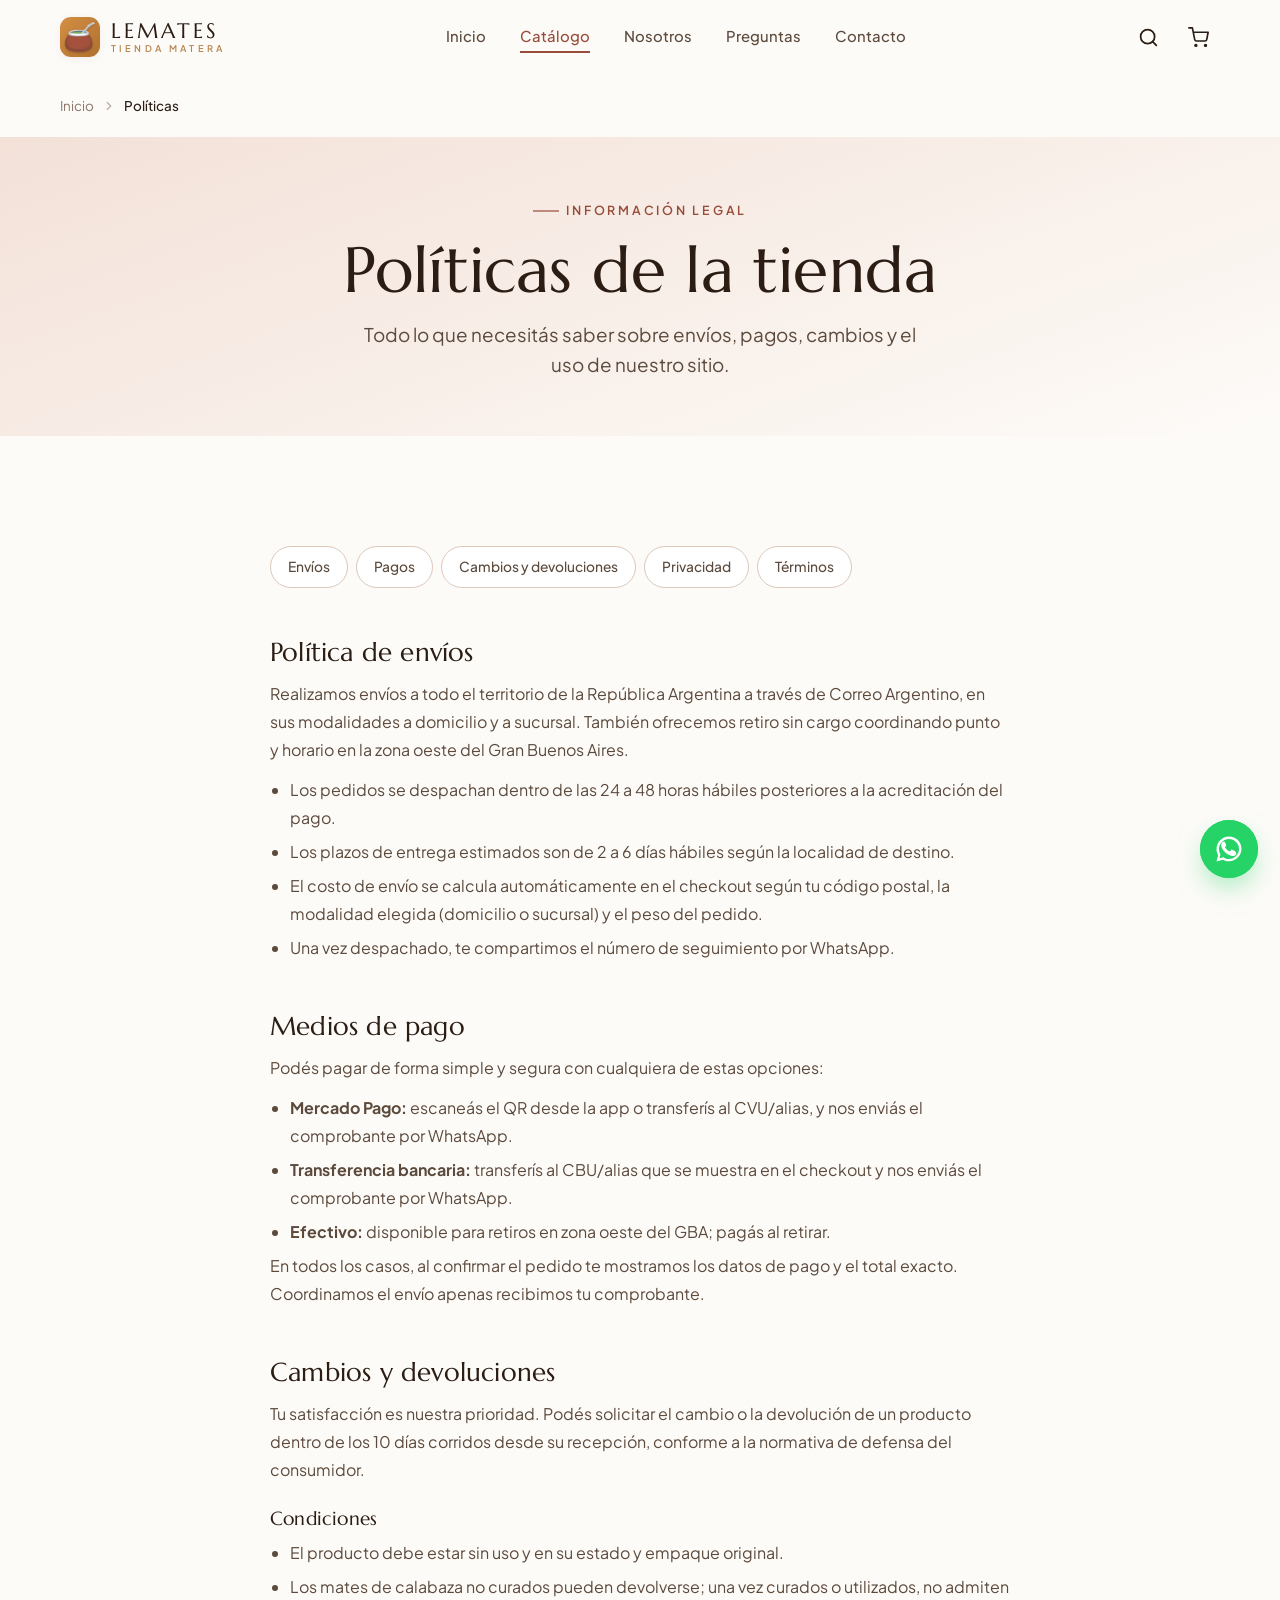
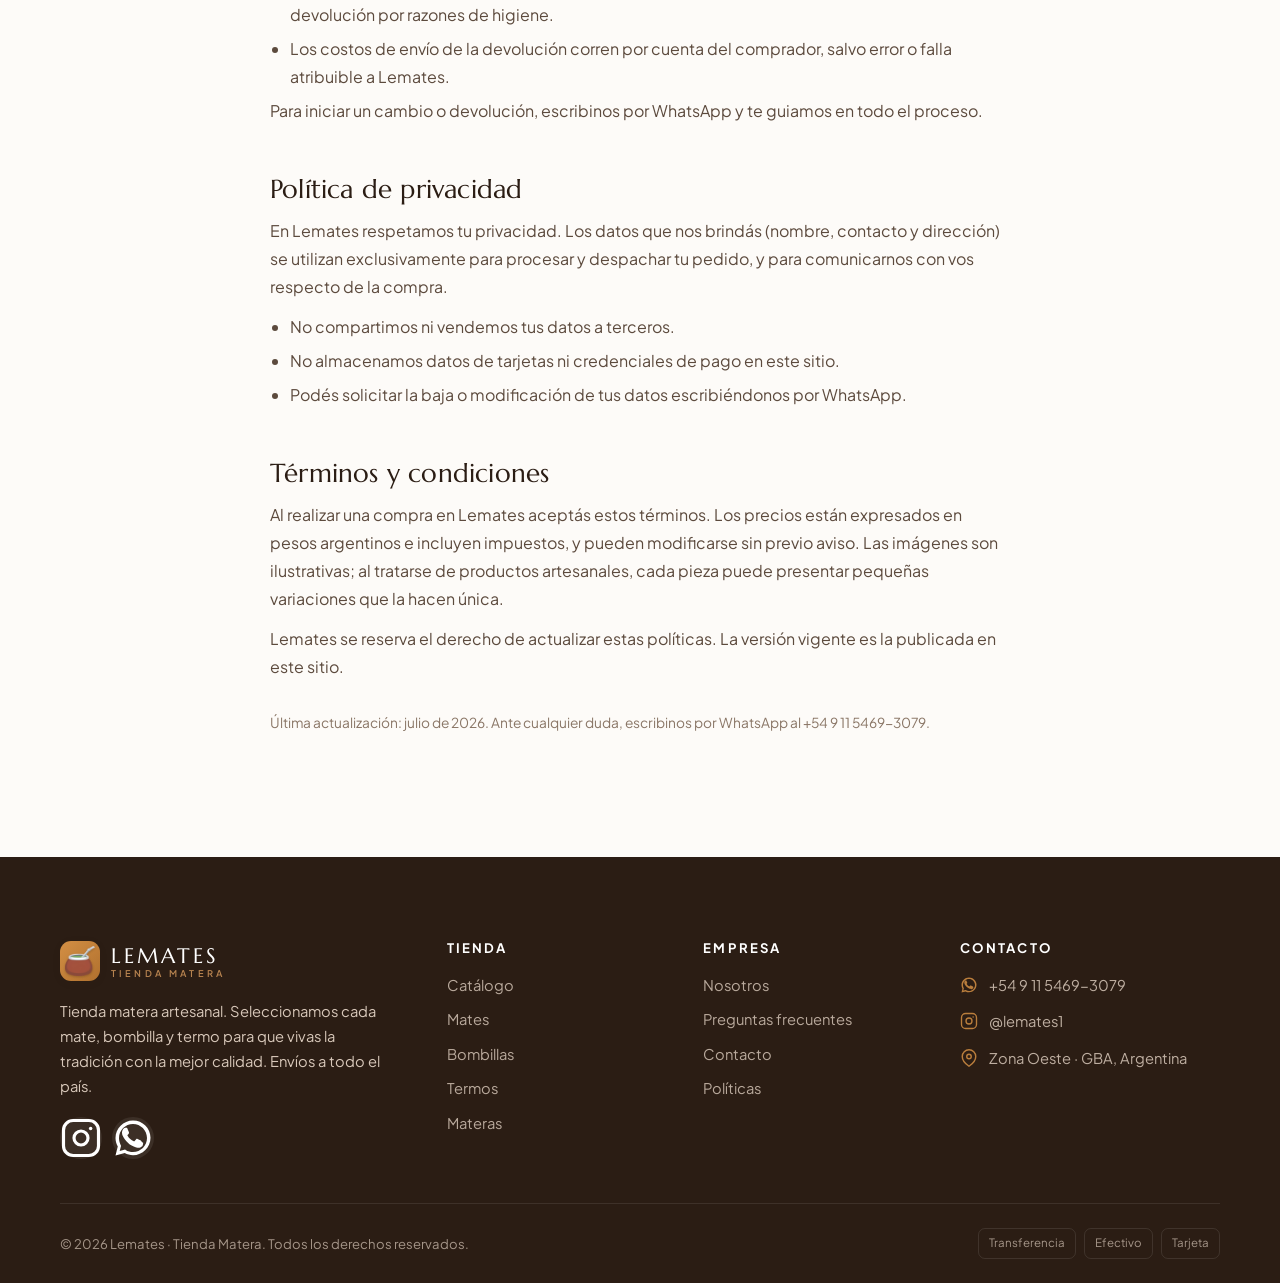
<file: politicas.html>
<!DOCTYPE html>
<html lang="es-AR">
<head>
<meta charset="UTF-8">
<meta name="viewport" content="width=device-width, initial-scale=1">
<title>Políticas | Lemates · Tienda Matera</title>
<meta name="description" content="Políticas de envíos, pagos, cambios y privacidad de Lemates · Tienda Matera. Comprá con confianza y atención personalizada.">
<link rel="canonical" href="https://www.lemates.com.ar/politicas.html">
<meta name="theme-color" content="#d38f44">
<meta name="author" content="Lemates">
<meta name="robots" content="index, follow">
<meta property="og:type" content="website">
<meta property="og:site_name" content="Lemates · Tienda Matera">
<meta property="og:title" content="Políticas | Lemates · Tienda Matera">
<meta property="og:description" content="Políticas de envíos, pagos, cambios y privacidad de Lemates · Tienda Matera. Comprá con confianza y atención personalizada.">
<meta property="og:url" content="https://www.lemates.com.ar/politicas.html">
<meta property="og:image" content="https://www.lemates.com.ar/assets/img/brand/og-image.jpg">
<meta property="og:locale" content="es_AR">
<meta name="twitter:card" content="summary_large_image">
<meta name="twitter:title" content="Políticas | Lemates · Tienda Matera">
<meta name="twitter:description" content="Políticas de envíos, pagos, cambios y privacidad de Lemates · Tienda Matera. Comprá con confianza y atención personalizada.">
<meta name="twitter:image" content="https://www.lemates.com.ar/assets/img/brand/og-image.jpg">
<link rel="icon" href="favicon.ico" sizes="any">
<link rel="icon" type="image/png" sizes="32x32" href="assets/img/brand/favicon-32.png">
<link rel="apple-touch-icon" href="assets/img/brand/apple-touch-icon.png">
<link rel="manifest" href="site.webmanifest">
<link rel="preconnect" href="https://fonts.googleapis.com">
<link rel="preconnect" href="https://fonts.gstatic.com" crossorigin>
<link rel="preload" as="style" href="https://fonts.googleapis.com/css2?family=Marcellus&family=Plus+Jakarta+Sans:wght@400;500;600;700&display=swap">
<link rel="stylesheet" href="https://fonts.googleapis.com/css2?family=Marcellus&family=Plus+Jakarta+Sans:wght@400;500;600;700&display=swap">
<link rel="stylesheet" href="assets/css/styles.css?v=20260708e">
<script type="application/ld+json">{"@context": "https://schema.org", "@type": "Store", "name": "Lemates · Tienda Matera", "image": "https://www.lemates.com.ar/assets/img/brand/og-image.jpg", "description": "Tienda matera artesanal. Mates, bombillas, termos y materas de primera calidad. Envíos a todo el país.", "url": "https://www.lemates.com.ar", "telephone": "+5491154693079", "areaServed": "AR", "sameAs": ["https://www.instagram.com/lemates1/"], "priceRange": "$$"}</script>
</head>
<body>
<div class="page-loader"><img class="loader-mate" src="assets/img/brand/mate-icon.png" alt="Cargando"></div><header class="header">
  <div class="container header__bar">
    <a class="brand" href="index.html" aria-label="Lemates inicio">
  <span class="brand__mark"><img src="assets/img/brand/mate-icon.png" alt="" width="30" height="30"></span>
  <span class="brand__text"><span class="brand__name">LEMATES</span><span class="brand__sub">Tienda Matera</span></span>
</a>
    <nav class="nav" aria-label="Principal"><a href="index.html" data-nav="index.html">Inicio</a><a href="catalogo.html" data-nav="catalogo.html" class="is-active">Catálogo</a><a href="nosotros.html" data-nav="nosotros.html">Nosotros</a><a href="faq.html" data-nav="faq.html">Preguntas</a><a href="contacto.html" data-nav="contacto.html">Contacto</a></nav>
    <div class="header__actions">
      <a class="icon-btn" href="catalogo.html" aria-label="Buscar productos"><svg viewBox="0 0 24 24" fill="none" stroke="currentColor" stroke-width="2" stroke-linecap="round" stroke-linejoin="round"><circle cx="11" cy="11" r="8"/><path d="m21 21-4.3-4.3"/></svg></a>
      <button class="icon-btn" data-cart-open aria-label="Abrir carrito"><svg viewBox="0 0 24 24" fill="none" stroke="currentColor" stroke-width="1.9" stroke-linecap="round" stroke-linejoin="round"><circle cx="9" cy="21" r="1"/><circle cx="20" cy="21" r="1"/><path d="M1 1h4l2.68 13.39a2 2 0 0 0 2 1.61h9.72a2 2 0 0 0 2-1.61L23 6H6"/></svg><span class="cart-count">0</span></button>
      <button class="icon-btn menu-toggle" aria-label="Abrir menú"><svg viewBox="0 0 24 24" fill="none" stroke="currentColor" stroke-width="2" stroke-linecap="round"><path d="M3 6h18M3 12h18M3 18h18"/></svg></button>
    </div>
  </div>
</header>
<div class="mobile-nav">
  <div class="mobile-nav__scrim"></div>
  <aside class="mobile-nav__panel" role="dialog" aria-label="Menú">
    <div class="mobile-nav__head"><a class="brand" href="index.html" aria-label="Lemates inicio">
  <span class="brand__mark"><img src="assets/img/brand/mate-icon.png" alt="" width="30" height="30"></span>
  <span class="brand__text"><span class="brand__name">LEMATES</span><span class="brand__sub">Tienda Matera</span></span>
</a><button class="icon-btn" data-mclose aria-label="Cerrar menú"><svg viewBox="0 0 24 24" fill="none" stroke="currentColor" stroke-width="2" stroke-linecap="round"><path d="M18 6 6 18M6 6l12 12"/></svg></button></div>
    <nav class="mobile-nav__links"><a href="index.html" data-mclose>Inicio</a><a href="catalogo.html" data-mclose class="is-active">Catálogo</a><a href="nosotros.html" data-mclose>Nosotros</a><a href="faq.html" data-mclose>Preguntas</a><a href="contacto.html" data-mclose>Contacto</a><a href="carrito.html" data-mclose>Carrito</a></nav>
    <div class="mobile-nav__foot">
      <a class="btn btn--wa btn--block" href="https://wa.me/5491154693079" target="_blank" rel="noopener"><svg viewBox="0 0 24 24" fill="currentColor"><path d="M12 2C6.5 2 2 6.5 2 12c0 1.8.5 3.4 1.3 4.9L2 22l5.3-1.4c1.4.8 3 1.2 4.7 1.2 5.5 0 10-4.5 10-10S17.5 2 12 2zm0 18c-1.5 0-3-.4-4.2-1.2l-.3-.2-3.1.8.8-3-.2-.3C4.4 15 4 13.5 4 12c0-4.4 3.6-8 8-8s8 3.6 8 8-3.6 8-8 8zm4.5-6.6c-.3-.1-1.7-.8-1.9-.9-.3-.1-.5-.1-.7.1-.2.3-.7.9-.9 1.1-.2.2-.3.2-.6.1-1.5-.8-2.5-1.4-3.5-3.1-.3-.5.3-.4.8-1.4.1-.2 0-.4 0-.5s-.7-1.6-.9-2.2c-.2-.5-.5-.5-.7-.5h-.6c-.2 0-.5.1-.8.4-.3.3-1 1-1 2.5s1.1 2.9 1.2 3.1c.1.2 2.1 3.3 5.2 4.6 1.9.8 2.7.9 3.6.8.6-.1 1.7-.7 1.9-1.4.2-.7.2-1.2.2-1.4-.1-.1-.3-.2-.6-.3z"/></svg> Escribinos por WhatsApp</a>
      <div class="mobile-nav__social">
        <a href="https://www.instagram.com/lemates1/" target="_blank" rel="noopener" aria-label="Instagram"><svg viewBox="0 0 24 24" fill="none" stroke="currentColor" stroke-width="1.8"><rect x="2" y="2" width="20" height="20" rx="5.5"/><circle cx="12" cy="12" r="4"/><circle cx="17.5" cy="6.5" r="1" fill="currentColor" stroke="none"/></svg></a>
      </div>
    </div>
  </aside>
</div>
<nav class="breadcrumb container" aria-label="Ruta"><a href="index.html">Inicio</a><svg viewBox="0 0 24 24" fill="none" stroke="currentColor" stroke-width="2" stroke-linecap="round" stroke-linejoin="round"><path d="m9 18 6-6-6-6"/></svg><span aria-current="page" class="js-crumb-name">Políticas</span></nav>
<section class="page-hero"><div class="container">
  <span class="eyebrow">Información legal</span><h1>Políticas de la tienda</h1>
  <p class="lead">Todo lo que necesitás saber sobre envíos, pagos, cambios y el uso de nuestro sitio.</p>
</div></section>
<main id="main" class="section">
  <div class="container legal">
    <div class="legal__nav"><a class="chip" href="#envios">Envíos</a><a class="chip" href="#pagos">Pagos</a><a class="chip" href="#cambios">Cambios y devoluciones</a><a class="chip" href="#privacidad">Privacidad</a><a class="chip" href="#terminos">Términos</a></div>
    <h2 id="envios">Política de envíos</h2>
    <p>Realizamos envíos a todo el territorio de la República Argentina a través de Correo Argentino, en sus modalidades a domicilio y a sucursal. También ofrecemos retiro sin cargo coordinando punto y horario en la zona oeste del Gran Buenos Aires.</p>
    <ul>
      <li>Los pedidos se despachan dentro de las 24 a 48 horas hábiles posteriores a la acreditación del pago.</li>
      <li>Los plazos de entrega estimados son de 2 a 6 días hábiles según la localidad de destino.</li>
      <li>El costo de envío se calcula automáticamente en el checkout según tu código postal, la modalidad elegida (domicilio o sucursal) y el peso del pedido.</li>
      <li>Una vez despachado, te compartimos el número de seguimiento por WhatsApp.</li>
    </ul>
    <h2 id="pagos">Medios de pago</h2>
    <p>Podés pagar de forma simple y segura con cualquiera de estas opciones:</p>
    <ul>
      <li><b>Mercado Pago:</b> escaneás el QR desde la app o transferís al CVU/alias, y nos enviás el comprobante por WhatsApp.</li>
      <li><b>Transferencia bancaria:</b> transferís al CBU/alias que se muestra en el checkout y nos enviás el comprobante por WhatsApp.</li>
      <li><b>Efectivo:</b> disponible para retiros en zona oeste del GBA; pagás al retirar.</li>
    </ul>
    <p>En todos los casos, al confirmar el pedido te mostramos los datos de pago y el total exacto. Coordinamos el envío apenas recibimos tu comprobante.</p>
    <h2 id="cambios">Cambios y devoluciones</h2>
    <p>Tu satisfacción es nuestra prioridad. Podés solicitar el cambio o la devolución de un producto dentro de los 10 días corridos desde su recepción, conforme a la normativa de defensa del consumidor.</p>
    <h3>Condiciones</h3>
    <ul>
      <li>El producto debe estar sin uso y en su estado y empaque original.</li>
      <li>Los mates de calabaza no curados pueden devolverse; una vez curados o utilizados, no admiten devolución por razones de higiene.</li>
      <li>Los costos de envío de la devolución corren por cuenta del comprador, salvo error o falla atribuible a Lemates.</li>
    </ul>
    <p>Para iniciar un cambio o devolución, escribinos por WhatsApp y te guiamos en todo el proceso.</p>
    <h2 id="privacidad">Política de privacidad</h2>
    <p>En Lemates respetamos tu privacidad. Los datos que nos brindás (nombre, contacto y dirección) se utilizan exclusivamente para procesar y despachar tu pedido, y para comunicarnos con vos respecto de la compra.</p>
    <ul>
      <li>No compartimos ni vendemos tus datos a terceros.</li>
      <li>No almacenamos datos de tarjetas ni credenciales de pago en este sitio.</li>
      <li>Podés solicitar la baja o modificación de tus datos escribiéndonos por WhatsApp.</li>
    </ul>
    <h2 id="terminos">Términos y condiciones</h2>
    <p>Al realizar una compra en Lemates aceptás estos términos. Los precios están expresados en pesos argentinos e incluyen impuestos, y pueden modificarse sin previo aviso. Las imágenes son ilustrativas; al tratarse de productos artesanales, cada pieza puede presentar pequeñas variaciones que la hacen única.</p>
    <p>Lemates se reserva el derecho de actualizar estas políticas. La versión vigente es la publicada en este sitio.</p>
    <p style="margin-top:30px;font-size:.86rem;color:var(--muted)">Última actualización: julio de 2026. Ante cualquier duda, escribinos por WhatsApp al +54 9 11 5469-3079.</p>
  </div>
</main>
<footer class="footer">
  <div class="container">
    <div class="footer__top">
      <div class="footer__brand">
        <a class="brand footer__brand" href="index.html" aria-label="Lemates inicio">
  <span class="brand__mark"><img src="assets/img/brand/mate-icon.png" alt="" width="30" height="30"></span>
  <span class="brand__text"><span class="brand__name">LEMATES</span><span class="brand__sub">Tienda Matera</span></span>
</a>
        <p>Tienda matera artesanal. Seleccionamos cada mate, bombilla y termo para que vivas la tradición con la mejor calidad. Envíos a todo el país.</p>
        <div class="footer__social">
          <a href="https://www.instagram.com/lemates1/" target="_blank" rel="noopener" aria-label="Instagram"><svg viewBox="0 0 24 24" fill="none" stroke="currentColor" stroke-width="1.8"><rect x="2" y="2" width="20" height="20" rx="5.5"/><circle cx="12" cy="12" r="4"/><circle cx="17.5" cy="6.5" r="1" fill="currentColor" stroke="none"/></svg></a>
          <a href="https://wa.me/5491154693079" target="_blank" rel="noopener" aria-label="WhatsApp"><svg viewBox="0 0 24 24" fill="currentColor"><path d="M12 2C6.5 2 2 6.5 2 12c0 1.8.5 3.4 1.3 4.9L2 22l5.3-1.4c1.4.8 3 1.2 4.7 1.2 5.5 0 10-4.5 10-10S17.5 2 12 2zm0 18c-1.5 0-3-.4-4.2-1.2l-.3-.2-3.1.8.8-3-.2-.3C4.4 15 4 13.5 4 12c0-4.4 3.6-8 8-8s8 3.6 8 8-3.6 8-8 8zm4.5-6.6c-.3-.1-1.7-.8-1.9-.9-.3-.1-.5-.1-.7.1-.2.3-.7.9-.9 1.1-.2.2-.3.2-.6.1-1.5-.8-2.5-1.4-3.5-3.1-.3-.5.3-.4.8-1.4.1-.2 0-.4 0-.5s-.7-1.6-.9-2.2c-.2-.5-.5-.5-.7-.5h-.6c-.2 0-.5.1-.8.4-.3.3-1 1-1 2.5s1.1 2.9 1.2 3.1c.1.2 2.1 3.3 5.2 4.6 1.9.8 2.7.9 3.6.8.6-.1 1.7-.7 1.9-1.4.2-.7.2-1.2.2-1.4-.1-.1-.3-.2-.6-.3z"/></svg></a>
        </div>
      </div>
      <div>
        <h4>Tienda</h4>
        <nav class="footer__links"><a href="catalogo.html">Catálogo</a><a href="catalogo.html?cat=Mates">Mates</a><a href="catalogo.html?cat=Bombillas">Bombillas</a><a href="catalogo.html?cat=Termos">Termos</a><a href="catalogo.html?cat=Materas">Materas</a></nav>
      </div>
      <div>
        <h4>Empresa</h4>
        <nav class="footer__links"><a href="nosotros.html">Nosotros</a><a href="faq.html">Preguntas frecuentes</a><a href="contacto.html">Contacto</a><a href="politicas.html">Políticas</a></nav>
      </div>
      <div>
        <h4>Contacto</h4>
        <ul class="footer__contact">
          <li><svg viewBox="0 0 24 24" fill="currentColor"><path d="M12 2C6.5 2 2 6.5 2 12c0 1.8.5 3.4 1.3 4.9L2 22l5.3-1.4c1.4.8 3 1.2 4.7 1.2 5.5 0 10-4.5 10-10S17.5 2 12 2zm0 18c-1.5 0-3-.4-4.2-1.2l-.3-.2-3.1.8.8-3-.2-.3C4.4 15 4 13.5 4 12c0-4.4 3.6-8 8-8s8 3.6 8 8-3.6 8-8 8zm4.5-6.6c-.3-.1-1.7-.8-1.9-.9-.3-.1-.5-.1-.7.1-.2.3-.7.9-.9 1.1-.2.2-.3.2-.6.1-1.5-.8-2.5-1.4-3.5-3.1-.3-.5.3-.4.8-1.4.1-.2 0-.4 0-.5s-.7-1.6-.9-2.2c-.2-.5-.5-.5-.7-.5h-.6c-.2 0-.5.1-.8.4-.3.3-1 1-1 2.5s1.1 2.9 1.2 3.1c.1.2 2.1 3.3 5.2 4.6 1.9.8 2.7.9 3.6.8.6-.1 1.7-.7 1.9-1.4.2-.7.2-1.2.2-1.4-.1-.1-.3-.2-.6-.3z"/></svg><a href="https://wa.me/5491154693079" target="_blank" rel="noopener">+54 9 11 5469-3079</a></li>
          <li><svg viewBox="0 0 24 24" fill="none" stroke="currentColor" stroke-width="1.8"><rect x="2" y="2" width="20" height="20" rx="5.5"/><circle cx="12" cy="12" r="4"/><circle cx="17.5" cy="6.5" r="1" fill="currentColor" stroke="none"/></svg><a href="https://www.instagram.com/lemates1/" target="_blank" rel="noopener">@lemates1</a></li>
          <li><svg viewBox="0 0 24 24" fill="none" stroke="currentColor" stroke-width="1.9" stroke-linecap="round" stroke-linejoin="round"><path d="M21 10c0 7-9 13-9 13s-9-6-9-13a9 9 0 0 1 18 0z"/><circle cx="12" cy="10" r="3"/></svg><span>Zona Oeste · GBA, Argentina</span></li>
        </ul>
      </div>
    </div>
    <div class="footer__bottom">
      <span>© 2026 Lemates · Tienda Matera. Todos los derechos reservados.</span>
      <div class="footer__pay"><span>Transferencia</span><span>Efectivo</span><span>Tarjeta</span></div>
    </div>
  </div>
</footer>
<a class="wa-float" href="https://wa.me/5491154693079" target="_blank" rel="noopener" aria-label="Escribinos por WhatsApp"><svg viewBox="0 0 24 24" fill="currentColor"><path d="M12 2C6.5 2 2 6.5 2 12c0 1.8.5 3.4 1.3 4.9L2 22l5.3-1.4c1.4.8 3 1.2 4.7 1.2 5.5 0 10-4.5 10-10S17.5 2 12 2zm0 18c-1.5 0-3-.4-4.2-1.2l-.3-.2-3.1.8.8-3-.2-.3C4.4 15 4 13.5 4 12c0-4.4 3.6-8 8-8s8 3.6 8 8-3.6 8-8 8zm4.5-6.6c-.3-.1-1.7-.8-1.9-.9-.3-.1-.5-.1-.7.1-.2.3-.7.9-.9 1.1-.2.2-.3.2-.6.1-1.5-.8-2.5-1.4-3.5-3.1-.3-.5.3-.4.8-1.4.1-.2 0-.4 0-.5s-.7-1.6-.9-2.2c-.2-.5-.5-.5-.7-.5h-.6c-.2 0-.5.1-.8.4-.3.3-1 1-1 2.5s1.1 2.9 1.2 3.1c.1.2 2.1 3.3 5.2 4.6 1.9.8 2.7.9 3.6.8.6-.1 1.7-.7 1.9-1.4.2-.7.2-1.2.2-1.4-.1-.1-.3-.2-.6-.3z"/></svg></a>
<button class="to-top" aria-label="Volver arriba"><svg viewBox="0 0 24 24" fill="none" stroke="currentColor" stroke-width="2" stroke-linecap="round" stroke-linejoin="round"><path d="m18 15-6-6-6 6"/></svg></button>
<script src="assets/js/config.js?v=20260708e"></script>
<script src="assets/js/products.js?v=20260708e"></script>
<script src="assets/js/app.js?v=20260708e"></script>
</body>
</html>
</file>
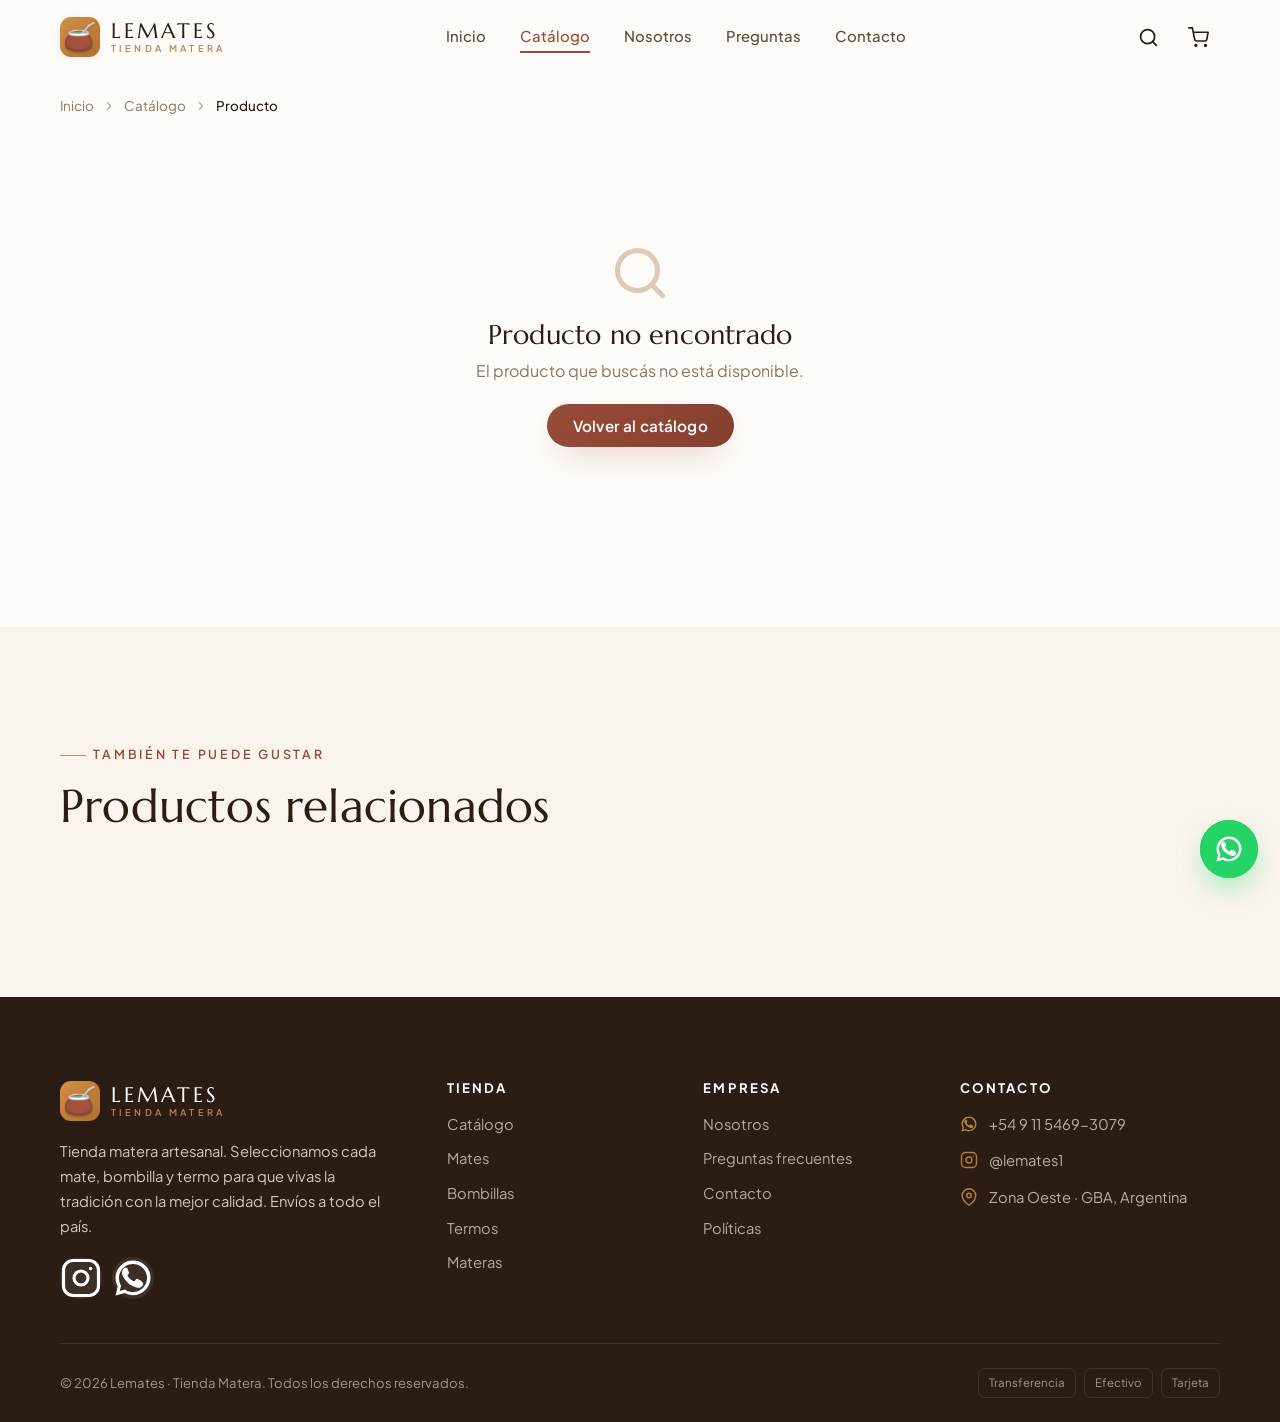
<file: producto.html>
<!DOCTYPE html>
<html lang="es-AR">
<head>
<meta charset="UTF-8">
<meta name="viewport" content="width=device-width, initial-scale=1">
<title>Producto | Lemates · Tienda Matera</title>
<meta name="description" content="Descubrí este producto artesanal de Lemates. Mates, bombillas y termos de primera calidad con envíos a todo el país.">
<link rel="canonical" href="https://www.lemates.com.ar/producto.html">
<meta name="theme-color" content="#d38f44">
<meta name="author" content="Lemates">
<meta name="robots" content="index, follow">
<meta property="og:type" content="product">
<meta property="og:site_name" content="Lemates · Tienda Matera">
<meta property="og:title" content="Producto | Lemates · Tienda Matera">
<meta property="og:description" content="Descubrí este producto artesanal de Lemates. Mates, bombillas y termos de primera calidad con envíos a todo el país.">
<meta property="og:url" content="https://www.lemates.com.ar/producto.html">
<meta property="og:image" content="https://www.lemates.com.ar/assets/img/brand/og-image.jpg">
<meta property="og:locale" content="es_AR">
<meta name="twitter:card" content="summary_large_image">
<meta name="twitter:title" content="Producto | Lemates · Tienda Matera">
<meta name="twitter:description" content="Descubrí este producto artesanal de Lemates. Mates, bombillas y termos de primera calidad con envíos a todo el país.">
<meta name="twitter:image" content="https://www.lemates.com.ar/assets/img/brand/og-image.jpg">
<link rel="icon" href="favicon.ico" sizes="any">
<link rel="icon" type="image/png" sizes="32x32" href="assets/img/brand/favicon-32.png">
<link rel="apple-touch-icon" href="assets/img/brand/apple-touch-icon.png">
<link rel="manifest" href="site.webmanifest">
<link rel="preconnect" href="https://fonts.googleapis.com">
<link rel="preconnect" href="https://fonts.gstatic.com" crossorigin>
<link rel="preload" as="style" href="https://fonts.googleapis.com/css2?family=Marcellus&family=Plus+Jakarta+Sans:wght@400;500;600;700&display=swap">
<link rel="stylesheet" href="https://fonts.googleapis.com/css2?family=Marcellus&family=Plus+Jakarta+Sans:wght@400;500;600;700&display=swap">
<link rel="stylesheet" href="assets/css/styles.css?v=20260708e">
<script type="application/ld+json">{"@context": "https://schema.org", "@type": "Store", "name": "Lemates · Tienda Matera", "image": "https://www.lemates.com.ar/assets/img/brand/og-image.jpg", "description": "Tienda matera artesanal. Mates, bombillas, termos y materas de primera calidad. Envíos a todo el país.", "url": "https://www.lemates.com.ar", "telephone": "+5491154693079", "areaServed": "AR", "sameAs": ["https://www.instagram.com/lemates1/"], "priceRange": "$$"}</script><script type="application/ld+json">{"@context": "https://schema.org", "@type": "BreadcrumbList", "itemListElement": [{"@type": "ListItem", "position": 1, "name": "Inicio", "item": "https://www.lemates.com.ar/index.html"}, {"@type": "ListItem", "position": 2, "name": "Catálogo", "item": "https://www.lemates.com.ar/catalogo.html"}, {"@type": "ListItem", "position": 3, "name": "Producto", "item": null}]}</script>
</head>
<body>
<div class="page-loader"><img class="loader-mate" src="assets/img/brand/mate-icon.png" alt="Cargando"></div><header class="header">
  <div class="container header__bar">
    <a class="brand" href="index.html" aria-label="Lemates inicio">
  <span class="brand__mark"><img src="assets/img/brand/mate-icon.png" alt="" width="30" height="30"></span>
  <span class="brand__text"><span class="brand__name">LEMATES</span><span class="brand__sub">Tienda Matera</span></span>
</a>
    <nav class="nav" aria-label="Principal"><a href="index.html" data-nav="index.html">Inicio</a><a href="catalogo.html" data-nav="catalogo.html" class="is-active">Catálogo</a><a href="nosotros.html" data-nav="nosotros.html">Nosotros</a><a href="faq.html" data-nav="faq.html">Preguntas</a><a href="contacto.html" data-nav="contacto.html">Contacto</a></nav>
    <div class="header__actions">
      <a class="icon-btn" href="catalogo.html" aria-label="Buscar productos"><svg viewBox="0 0 24 24" fill="none" stroke="currentColor" stroke-width="2" stroke-linecap="round" stroke-linejoin="round"><circle cx="11" cy="11" r="8"/><path d="m21 21-4.3-4.3"/></svg></a>
      <button class="icon-btn" data-cart-open aria-label="Abrir carrito"><svg viewBox="0 0 24 24" fill="none" stroke="currentColor" stroke-width="1.9" stroke-linecap="round" stroke-linejoin="round"><circle cx="9" cy="21" r="1"/><circle cx="20" cy="21" r="1"/><path d="M1 1h4l2.68 13.39a2 2 0 0 0 2 1.61h9.72a2 2 0 0 0 2-1.61L23 6H6"/></svg><span class="cart-count">0</span></button>
      <button class="icon-btn menu-toggle" aria-label="Abrir menú"><svg viewBox="0 0 24 24" fill="none" stroke="currentColor" stroke-width="2" stroke-linecap="round"><path d="M3 6h18M3 12h18M3 18h18"/></svg></button>
    </div>
  </div>
</header>
<div class="mobile-nav">
  <div class="mobile-nav__scrim"></div>
  <aside class="mobile-nav__panel" role="dialog" aria-label="Menú">
    <div class="mobile-nav__head"><a class="brand" href="index.html" aria-label="Lemates inicio">
  <span class="brand__mark"><img src="assets/img/brand/mate-icon.png" alt="" width="30" height="30"></span>
  <span class="brand__text"><span class="brand__name">LEMATES</span><span class="brand__sub">Tienda Matera</span></span>
</a><button class="icon-btn" data-mclose aria-label="Cerrar menú"><svg viewBox="0 0 24 24" fill="none" stroke="currentColor" stroke-width="2" stroke-linecap="round"><path d="M18 6 6 18M6 6l12 12"/></svg></button></div>
    <nav class="mobile-nav__links"><a href="index.html" data-mclose>Inicio</a><a href="catalogo.html" data-mclose class="is-active">Catálogo</a><a href="nosotros.html" data-mclose>Nosotros</a><a href="faq.html" data-mclose>Preguntas</a><a href="contacto.html" data-mclose>Contacto</a><a href="carrito.html" data-mclose>Carrito</a></nav>
    <div class="mobile-nav__foot">
      <a class="btn btn--wa btn--block" href="https://wa.me/5491154693079" target="_blank" rel="noopener"><svg viewBox="0 0 24 24" fill="currentColor"><path d="M12 2C6.5 2 2 6.5 2 12c0 1.8.5 3.4 1.3 4.9L2 22l5.3-1.4c1.4.8 3 1.2 4.7 1.2 5.5 0 10-4.5 10-10S17.5 2 12 2zm0 18c-1.5 0-3-.4-4.2-1.2l-.3-.2-3.1.8.8-3-.2-.3C4.4 15 4 13.5 4 12c0-4.4 3.6-8 8-8s8 3.6 8 8-3.6 8-8 8zm4.5-6.6c-.3-.1-1.7-.8-1.9-.9-.3-.1-.5-.1-.7.1-.2.3-.7.9-.9 1.1-.2.2-.3.2-.6.1-1.5-.8-2.5-1.4-3.5-3.1-.3-.5.3-.4.8-1.4.1-.2 0-.4 0-.5s-.7-1.6-.9-2.2c-.2-.5-.5-.5-.7-.5h-.6c-.2 0-.5.1-.8.4-.3.3-1 1-1 2.5s1.1 2.9 1.2 3.1c.1.2 2.1 3.3 5.2 4.6 1.9.8 2.7.9 3.6.8.6-.1 1.7-.7 1.9-1.4.2-.7.2-1.2.2-1.4-.1-.1-.3-.2-.6-.3z"/></svg> Escribinos por WhatsApp</a>
      <div class="mobile-nav__social">
        <a href="https://www.instagram.com/lemates1/" target="_blank" rel="noopener" aria-label="Instagram"><svg viewBox="0 0 24 24" fill="none" stroke="currentColor" stroke-width="1.8"><rect x="2" y="2" width="20" height="20" rx="5.5"/><circle cx="12" cy="12" r="4"/><circle cx="17.5" cy="6.5" r="1" fill="currentColor" stroke="none"/></svg></a>
      </div>
    </div>
  </aside>
</div>
<nav class="breadcrumb container" aria-label="Ruta"><a href="index.html">Inicio</a><svg viewBox="0 0 24 24" fill="none" stroke="currentColor" stroke-width="2" stroke-linecap="round" stroke-linejoin="round"><path d="m9 18 6-6-6-6"/></svg><a href="catalogo.html">Catálogo</a><svg viewBox="0 0 24 24" fill="none" stroke="currentColor" stroke-width="2" stroke-linecap="round" stroke-linejoin="round"><path d="m9 18 6-6-6-6"/></svg><span aria-current="page" class="js-crumb-name">Producto</span></nav>
<main id="main" class="section" style="padding-top:clamp(20px,3vw,36px)">
  <div class="container">
    <div class="product-view" id="productRoot"></div>
    <div id="productNotFound" hidden>
      <div class="empty-state">
        <svg viewBox="0 0 24 24" fill="none" stroke="currentColor" stroke-width="2" stroke-linecap="round" stroke-linejoin="round"><circle cx="11" cy="11" r="8"/><path d="m21 21-4.3-4.3"/></svg>
        <h3>Producto no encontrado</h3>
        <p>El producto que buscás no está disponible.</p>
        <a class="btn btn--primary" href="catalogo.html" style="margin-top:20px">Volver al catálogo</a>
      </div>
    </div>
  </div>
</main>
<section class="section" style="background:var(--cream-2)" id="relatedSection">
  <div class="container">
    <div class="section-head"><span class="eyebrow">También te puede gustar</span><h2>Productos relacionados</h2></div>
    <div class="grid card-grid" id="relatedGrid"></div>
  </div>
</section>
<footer class="footer">
  <div class="container">
    <div class="footer__top">
      <div class="footer__brand">
        <a class="brand footer__brand" href="index.html" aria-label="Lemates inicio">
  <span class="brand__mark"><img src="assets/img/brand/mate-icon.png" alt="" width="30" height="30"></span>
  <span class="brand__text"><span class="brand__name">LEMATES</span><span class="brand__sub">Tienda Matera</span></span>
</a>
        <p>Tienda matera artesanal. Seleccionamos cada mate, bombilla y termo para que vivas la tradición con la mejor calidad. Envíos a todo el país.</p>
        <div class="footer__social">
          <a href="https://www.instagram.com/lemates1/" target="_blank" rel="noopener" aria-label="Instagram"><svg viewBox="0 0 24 24" fill="none" stroke="currentColor" stroke-width="1.8"><rect x="2" y="2" width="20" height="20" rx="5.5"/><circle cx="12" cy="12" r="4"/><circle cx="17.5" cy="6.5" r="1" fill="currentColor" stroke="none"/></svg></a>
          <a href="https://wa.me/5491154693079" target="_blank" rel="noopener" aria-label="WhatsApp"><svg viewBox="0 0 24 24" fill="currentColor"><path d="M12 2C6.5 2 2 6.5 2 12c0 1.8.5 3.4 1.3 4.9L2 22l5.3-1.4c1.4.8 3 1.2 4.7 1.2 5.5 0 10-4.5 10-10S17.5 2 12 2zm0 18c-1.5 0-3-.4-4.2-1.2l-.3-.2-3.1.8.8-3-.2-.3C4.4 15 4 13.5 4 12c0-4.4 3.6-8 8-8s8 3.6 8 8-3.6 8-8 8zm4.5-6.6c-.3-.1-1.7-.8-1.9-.9-.3-.1-.5-.1-.7.1-.2.3-.7.9-.9 1.1-.2.2-.3.2-.6.1-1.5-.8-2.5-1.4-3.5-3.1-.3-.5.3-.4.8-1.4.1-.2 0-.4 0-.5s-.7-1.6-.9-2.2c-.2-.5-.5-.5-.7-.5h-.6c-.2 0-.5.1-.8.4-.3.3-1 1-1 2.5s1.1 2.9 1.2 3.1c.1.2 2.1 3.3 5.2 4.6 1.9.8 2.7.9 3.6.8.6-.1 1.7-.7 1.9-1.4.2-.7.2-1.2.2-1.4-.1-.1-.3-.2-.6-.3z"/></svg></a>
        </div>
      </div>
      <div>
        <h4>Tienda</h4>
        <nav class="footer__links"><a href="catalogo.html">Catálogo</a><a href="catalogo.html?cat=Mates">Mates</a><a href="catalogo.html?cat=Bombillas">Bombillas</a><a href="catalogo.html?cat=Termos">Termos</a><a href="catalogo.html?cat=Materas">Materas</a></nav>
      </div>
      <div>
        <h4>Empresa</h4>
        <nav class="footer__links"><a href="nosotros.html">Nosotros</a><a href="faq.html">Preguntas frecuentes</a><a href="contacto.html">Contacto</a><a href="politicas.html">Políticas</a></nav>
      </div>
      <div>
        <h4>Contacto</h4>
        <ul class="footer__contact">
          <li><svg viewBox="0 0 24 24" fill="currentColor"><path d="M12 2C6.5 2 2 6.5 2 12c0 1.8.5 3.4 1.3 4.9L2 22l5.3-1.4c1.4.8 3 1.2 4.7 1.2 5.5 0 10-4.5 10-10S17.5 2 12 2zm0 18c-1.5 0-3-.4-4.2-1.2l-.3-.2-3.1.8.8-3-.2-.3C4.4 15 4 13.5 4 12c0-4.4 3.6-8 8-8s8 3.6 8 8-3.6 8-8 8zm4.5-6.6c-.3-.1-1.7-.8-1.9-.9-.3-.1-.5-.1-.7.1-.2.3-.7.9-.9 1.1-.2.2-.3.2-.6.1-1.5-.8-2.5-1.4-3.5-3.1-.3-.5.3-.4.8-1.4.1-.2 0-.4 0-.5s-.7-1.6-.9-2.2c-.2-.5-.5-.5-.7-.5h-.6c-.2 0-.5.1-.8.4-.3.3-1 1-1 2.5s1.1 2.9 1.2 3.1c.1.2 2.1 3.3 5.2 4.6 1.9.8 2.7.9 3.6.8.6-.1 1.7-.7 1.9-1.4.2-.7.2-1.2.2-1.4-.1-.1-.3-.2-.6-.3z"/></svg><a href="https://wa.me/5491154693079" target="_blank" rel="noopener">+54 9 11 5469-3079</a></li>
          <li><svg viewBox="0 0 24 24" fill="none" stroke="currentColor" stroke-width="1.8"><rect x="2" y="2" width="20" height="20" rx="5.5"/><circle cx="12" cy="12" r="4"/><circle cx="17.5" cy="6.5" r="1" fill="currentColor" stroke="none"/></svg><a href="https://www.instagram.com/lemates1/" target="_blank" rel="noopener">@lemates1</a></li>
          <li><svg viewBox="0 0 24 24" fill="none" stroke="currentColor" stroke-width="1.9" stroke-linecap="round" stroke-linejoin="round"><path d="M21 10c0 7-9 13-9 13s-9-6-9-13a9 9 0 0 1 18 0z"/><circle cx="12" cy="10" r="3"/></svg><span>Zona Oeste · GBA, Argentina</span></li>
        </ul>
      </div>
    </div>
    <div class="footer__bottom">
      <span>© 2026 Lemates · Tienda Matera. Todos los derechos reservados.</span>
      <div class="footer__pay"><span>Transferencia</span><span>Efectivo</span><span>Tarjeta</span></div>
    </div>
  </div>
</footer>
<a class="wa-float" href="https://wa.me/5491154693079" target="_blank" rel="noopener" aria-label="Escribinos por WhatsApp"><svg viewBox="0 0 24 24" fill="currentColor"><path d="M12 2C6.5 2 2 6.5 2 12c0 1.8.5 3.4 1.3 4.9L2 22l5.3-1.4c1.4.8 3 1.2 4.7 1.2 5.5 0 10-4.5 10-10S17.5 2 12 2zm0 18c-1.5 0-3-.4-4.2-1.2l-.3-.2-3.1.8.8-3-.2-.3C4.4 15 4 13.5 4 12c0-4.4 3.6-8 8-8s8 3.6 8 8-3.6 8-8 8zm4.5-6.6c-.3-.1-1.7-.8-1.9-.9-.3-.1-.5-.1-.7.1-.2.3-.7.9-.9 1.1-.2.2-.3.2-.6.1-1.5-.8-2.5-1.4-3.5-3.1-.3-.5.3-.4.8-1.4.1-.2 0-.4 0-.5s-.7-1.6-.9-2.2c-.2-.5-.5-.5-.7-.5h-.6c-.2 0-.5.1-.8.4-.3.3-1 1-1 2.5s1.1 2.9 1.2 3.1c.1.2 2.1 3.3 5.2 4.6 1.9.8 2.7.9 3.6.8.6-.1 1.7-.7 1.9-1.4.2-.7.2-1.2.2-1.4-.1-.1-.3-.2-.6-.3z"/></svg></a>
<button class="to-top" aria-label="Volver arriba"><svg viewBox="0 0 24 24" fill="none" stroke="currentColor" stroke-width="2" stroke-linecap="round" stroke-linejoin="round"><path d="m18 15-6-6-6 6"/></svg></button>
<script src="assets/js/config.js?v=20260708e"></script>
<script src="assets/js/products.js?v=20260708e"></script>
<script src="assets/js/app.js?v=20260708e"></script>
<script src="assets/js/product.js?v=20260708e"></script>
</body>
</html>
</file>
<file: assets/css/styles.css>
/* ============================================================
   LEMATES · Tienda Matera — Sistema de diseño premium
   ============================================================ */

:root {
  /* Marca */
  --primary: #d38f44;
  --primary-600: #c47f38;
  --primary-700: #b0702e;
  --secondary: #f3e1d8;
  --accent: #984c39;
  --accent-600: #843f2f;
  --complement: #b88450;

  /* Neutrales cálidos */
  --ink: #2b1d14;
  --ink-soft: #5c4a3d;
  --muted: #8a7666;
  --line: #ece1d7;
  --line-strong: #ddc9ba;
  --cream: #fdfbf8;
  --cream-2: #faf4ee;
  --paper: #ffffff;

  /* Estados */
  --success: #3f7d4e;
  --danger: #b23a2e;

  /* Sombras */
  --sh-xs: 0 1px 2px rgba(43,29,20,.06);
  --sh-sm: 0 2px 10px rgba(43,29,20,.06);
  --sh-md: 0 10px 30px -12px rgba(43,29,20,.18);
  --sh-lg: 0 24px 60px -20px rgba(43,29,20,.28);
  --sh-glow: 0 12px 34px -14px rgba(152,76,57,.45);

  /* Radios */
  --r-sm: 10px;
  --r-md: 16px;
  --r-lg: 24px;
  --r-xl: 32px;
  --r-pill: 999px;

  /* Layout */
  --maxw: 1240px;
  --gutter: clamp(18px, 4vw, 40px);
  --header-h: 74px;

  /* Tipografía */
  --font-display: "Marcellus", "Cormorant Garamond", Georgia, serif;
  --font-body: "Plus Jakarta Sans", system-ui, -apple-system, sans-serif;

  --ease: cubic-bezier(.4, .14, .3, 1);
  --ease-out: cubic-bezier(.16, 1, .3, 1);
}

/* ---------- Reset ---------- */
*, *::before, *::after { box-sizing: border-box; }
* { margin: 0; }
html { -webkit-text-size-adjust: 100%; scroll-behavior: smooth; }
@media (prefers-reduced-motion: reduce) {
  html { scroll-behavior: auto; }
  *, *::before, *::after { animation-duration: .001ms !important; transition-duration: .001ms !important; }
}
body {
  font-family: var(--font-body);
  color: var(--ink);
  background: var(--cream);
  line-height: 1.6;
  font-size: 16px;
  -webkit-font-smoothing: antialiased;
  text-rendering: optimizeLegibility;
  overflow-x: hidden;
}
img, picture, svg, video { display: block; max-width: 100%; height: auto; }
a { color: inherit; text-decoration: none; }
button, input, select, textarea { font: inherit; color: inherit; }
button { cursor: pointer; background: none; border: none; }
ul { list-style: none; padding: 0; }
:focus-visible { outline: 2px solid var(--accent); outline-offset: 3px; border-radius: 4px; }
::selection { background: var(--primary); color: #fff; }

/* ---------- Tipografía ---------- */
h1, h2, h3, h4 { font-family: var(--font-display); font-weight: 400; line-height: 1.1; letter-spacing: .2px; color: var(--ink); }
h1 { font-size: clamp(2.4rem, 6vw, 4rem); }
h2 { font-size: clamp(1.9rem, 4vw, 2.9rem); }
h3 { font-size: clamp(1.3rem, 2.5vw, 1.7rem); }
.eyebrow {
  font-family: var(--font-body);
  font-size: .78rem; font-weight: 600; letter-spacing: .22em; text-transform: uppercase;
  color: var(--accent); display: inline-flex; align-items: center; gap: .6em;
}
.eyebrow::before { content: ""; width: 26px; height: 1.5px; background: var(--accent); opacity: .6; }
.lead { font-size: clamp(1.02rem, 1.6vw, 1.18rem); color: var(--ink-soft); }

/* ---------- Layout utils ---------- */
.container { width: 100%; max-width: var(--maxw); margin-inline: auto; padding-inline: var(--gutter); }
.section { padding-block: clamp(56px, 9vw, 110px); }
.section--tight { padding-block: clamp(40px, 6vw, 70px); }
.section-head { max-width: 640px; margin-bottom: clamp(30px, 5vw, 54px); }
.section-head.center { margin-inline: auto; text-align: center; }
.section-head .eyebrow { margin-bottom: 16px; }
.section-head p { margin-top: 14px; }
.text-center { text-align: center; }
.grid { display: grid; gap: clamp(16px, 2.4vw, 26px); }

/* ---------- Botones ---------- */
.btn {
  display: inline-flex; align-items: center; justify-content: center; gap: .55em;
  padding: 14px 26px; border-radius: var(--r-pill);
  font-weight: 600; font-size: .95rem; letter-spacing: .01em;
  transition: transform .35s var(--ease-out), box-shadow .35s var(--ease-out), background .3s, color .3s, border-color .3s;
  will-change: transform; text-align: center; line-height: 1;
}
.btn svg { width: 1.15em; height: 1.15em; }
.btn--primary { background: linear-gradient(135deg, var(--accent), var(--accent-600)); color: #fff; box-shadow: var(--sh-glow); }
.btn--primary:hover { transform: translateY(-2px); box-shadow: 0 18px 40px -14px rgba(152,76,57,.6); }
.btn--gold { background: linear-gradient(135deg, var(--primary), var(--primary-700)); color: #fff; box-shadow: 0 12px 30px -14px rgba(176,112,46,.6); }
.btn--gold:hover { transform: translateY(-2px); box-shadow: 0 18px 42px -14px rgba(176,112,46,.7); }
.btn--outline { background: transparent; color: var(--ink); border: 1.5px solid var(--line-strong); }
.btn--outline:hover { border-color: var(--accent); color: var(--accent); transform: translateY(-2px); }
.btn--ghost { background: var(--cream-2); color: var(--ink); }
.btn--ghost:hover { background: var(--secondary); }
.btn--wa { background: #25d366; color: #fff; box-shadow: 0 12px 30px -14px rgba(37,211,102,.7); }
.btn--wa:hover { background: #20bd5a; transform: translateY(-2px); }
.btn--lg { padding: 17px 34px; font-size: 1.02rem; }
.btn--block { width: 100%; }
.btn--sm { padding: 10px 18px; font-size: .86rem; }
.btn[disabled] { opacity: .5; pointer-events: none; }

.link-arrow { display: inline-flex; align-items: center; gap: .5em; font-weight: 600; color: var(--accent); }
.link-arrow svg { transition: transform .3s var(--ease-out); width: 1.05em; }
.link-arrow:hover svg { transform: translateX(4px); }

/* ---------- Header ---------- */
.header {
  position: sticky; top: 0; z-index: 100;
  background: rgba(253,251,248,.72);
  backdrop-filter: saturate(160%) blur(14px);
  -webkit-backdrop-filter: saturate(160%) blur(14px);
  border-bottom: 1px solid transparent;
  transition: border-color .3s, box-shadow .3s, background .3s;
}
.header.is-scrolled { border-color: var(--line); box-shadow: var(--sh-sm); }
.header__bar { display: flex; align-items: center; gap: 18px; height: var(--header-h); }
.brand { display: flex; align-items: center; gap: 11px; flex-shrink: 0; }
.brand__mark { width: 40px; height: 40px; border-radius: 11px; background: linear-gradient(135deg, var(--primary), var(--primary-700)); display: grid; place-items: center; box-shadow: var(--sh-sm); overflow: hidden; }
.brand__mark img { width: 30px; height: 30px; filter: drop-shadow(0 1px 1px rgba(0,0,0,.2)); }
.brand__text { display: flex; flex-direction: column; line-height: 1; }
.brand__name { font-family: var(--font-display); font-size: 1.32rem; letter-spacing: .14em; color: var(--ink); }
.brand__sub { font-size: .58rem; letter-spacing: .34em; text-transform: uppercase; color: var(--complement); margin-top: 3px; font-weight: 600; }

.nav { display: flex; align-items: center; gap: 4px; margin-inline: auto; }
.nav a { position: relative; padding: 10px 15px; font-size: .93rem; font-weight: 500; color: var(--ink-soft); border-radius: var(--r-sm); transition: color .25s, background .25s; }
.nav a::after { content: ""; position: absolute; left: 15px; right: 15px; bottom: 6px; height: 1.5px; background: var(--accent); transform: scaleX(0); transform-origin: left; transition: transform .3s var(--ease-out); }
.nav a:hover { color: var(--ink); }
.nav a:hover::after, .nav a.is-active::after { transform: scaleX(1); }
.nav a.is-active { color: var(--accent); }

.header__actions { display: flex; align-items: center; gap: 6px; flex-shrink: 0; }
.icon-btn { width: 44px; height: 44px; border-radius: var(--r-pill); display: grid; place-items: center; color: var(--ink); transition: background .25s, color .25s; position: relative; }
.icon-btn:hover { background: var(--secondary); color: var(--accent); }
.icon-btn svg { width: 21px; height: 21px; }
.cart-count { position: absolute; top: 4px; right: 3px; min-width: 18px; height: 18px; padding: 0 5px; border-radius: var(--r-pill); background: var(--accent); color: #fff; font-size: .68rem; font-weight: 700; display: grid; place-items: center; transform: scale(0); transition: transform .3s var(--ease-out); }
.cart-count.show { transform: scale(1); }
.menu-toggle { display: none; }

/* ---------- Menú móvil ---------- */
.mobile-nav { position: fixed; inset: 0; z-index: 200; visibility: hidden; }
.mobile-nav__scrim { position: absolute; inset: 0; background: rgba(43,29,20,.4); opacity: 0; transition: opacity .35s; backdrop-filter: blur(2px); }
.mobile-nav__panel { position: absolute; top: 0; right: 0; height: 100%; width: min(86vw, 360px); background: var(--cream); box-shadow: var(--sh-lg); transform: translateX(100%); transition: transform .4s var(--ease-out); display: flex; flex-direction: column; padding: 22px; }
.mobile-nav.open { visibility: visible; }
.mobile-nav.open .mobile-nav__scrim { opacity: 1; }
.mobile-nav.open .mobile-nav__panel { transform: translateX(0); }
.mobile-nav__head { display: flex; align-items: center; justify-content: space-between; padding-bottom: 18px; border-bottom: 1px solid var(--line); }
.mobile-nav__links { display: flex; flex-direction: column; gap: 2px; margin-top: 18px; }
.mobile-nav__links a { padding: 14px 12px; font-family: var(--font-display); font-size: 1.28rem; border-radius: var(--r-sm); color: var(--ink); transition: background .2s, padding-left .2s; }
.mobile-nav__links a:hover, .mobile-nav__links a.is-active { background: var(--secondary); color: var(--accent); padding-left: 18px; }
.mobile-nav__foot { margin-top: auto; display: grid; gap: 12px; padding-top: 18px; border-top: 1px solid var(--line); }
.mobile-nav__social { display: flex; gap: 10px; justify-content: center; }
.mobile-nav__social a { width: 42px; height: 42px; border-radius: var(--r-pill); background: var(--secondary); display: grid; place-items: center; color: var(--accent); transition: transform .25s; }
.mobile-nav__social a:hover { transform: translateY(-2px); }

/* ---------- Hero ---------- */
.hero { position: relative; overflow: hidden; background: radial-gradient(120% 120% at 82% 0%, #f7e9dc 0%, transparent 55%), linear-gradient(160deg, var(--secondary) 0%, var(--cream) 62%); }
.hero__inner { display: grid; grid-template-columns: 1.05fr .95fr; gap: clamp(30px, 5vw, 64px); align-items: center; padding-block: clamp(48px, 8vw, 104px); }
.hero__content { max-width: 560px; }
.hero h1 { margin: 18px 0 20px; }
.hero h1 em { font-style: normal; color: var(--accent); }
.hero__cta { display: flex; flex-wrap: wrap; gap: 14px; margin-top: 30px; }
.hero__trust { display: flex; flex-wrap: wrap; gap: 20px 26px; margin-top: 34px; }
.hero__trust li { display: flex; align-items: center; gap: 9px; font-size: .88rem; color: var(--ink-soft); font-weight: 500; }
.hero__trust svg { width: 19px; height: 19px; color: var(--accent); flex-shrink: 0; }
.hero__media { position: relative; }
.hero__card { position: relative; border-radius: var(--r-xl); overflow: hidden; box-shadow: var(--sh-lg); aspect-ratio: 4/5; background: var(--secondary); }
.hero__card img { width: 100%; height: 100%; object-fit: cover; }
.hero__badge { position: absolute; background: rgba(253,251,248,.9); backdrop-filter: blur(10px); border-radius: var(--r-md); padding: 14px 18px; box-shadow: var(--sh-md); display: flex; align-items: center; gap: 12px; }
.hero__badge--tl { top: 18px; left: -14px; }
.hero__badge--br { bottom: 22px; right: -14px; }
.hero__badge .n { font-family: var(--font-display); font-size: 1.5rem; color: var(--accent); line-height: 1; }
.hero__badge .l { font-size: .72rem; color: var(--muted); letter-spacing: .04em; }
.hero__glow { position: absolute; width: 60%; height: 60%; background: radial-gradient(circle, rgba(211,143,68,.35), transparent 70%); filter: blur(30px); top: 10%; right: -10%; z-index: -1; }

/* ---------- Marquee de confianza ---------- */
.strip { background: var(--ink); color: var(--cream); }
.strip__row { display: flex; align-items: center; gap: 42px; padding-block: 16px; flex-wrap: wrap; justify-content: center; }
.strip__row span { font-size: .82rem; letter-spacing: .16em; text-transform: uppercase; opacity: .85; display: inline-flex; align-items: center; gap: 9px; }
.strip__row svg { width: 17px; height: 17px; color: var(--primary); }

/* ---------- Product card ---------- */
.card-grid { grid-template-columns: repeat(4, 1fr); }
.product-card { position: relative; background: var(--paper); border: 1px solid var(--line); border-radius: var(--r-lg); overflow: hidden; display: flex; flex-direction: column; transition: transform .4s var(--ease-out), box-shadow .4s var(--ease-out), border-color .3s; }
.product-card:hover { transform: translateY(-6px); box-shadow: var(--sh-md); border-color: var(--line-strong); }
.product-card__media { position: relative; aspect-ratio: 1/1; overflow: hidden; background: var(--cream-2); display: block; }
.product-card__media img { width: 100%; height: 100%; object-fit: cover; transition: transform .7s var(--ease-out); }
.product-card:hover .product-card__media img { transform: scale(1.07); }
.product-card__tags { position: absolute; top: 12px; left: 12px; display: flex; flex-direction: column; gap: 6px; z-index: 2; }
.tag { font-size: .68rem; font-weight: 700; letter-spacing: .08em; text-transform: uppercase; padding: 5px 10px; border-radius: var(--r-pill); backdrop-filter: blur(6px); }
.tag--new { background: rgba(63,125,78,.92); color: #fff; }
.tag--best { background: rgba(152,76,57,.92); color: #fff; }
.tag--feat { background: rgba(211,143,68,.94); color: #fff; }
.product-card__quick { position: absolute; inset-inline: 12px; bottom: 12px; z-index: 2; transform: translateY(12px); opacity: 0; transition: transform .4s var(--ease-out), opacity .4s var(--ease-out); }
.product-card:hover .product-card__quick { transform: translateY(0); opacity: 1; }
.product-card__body { padding: 16px 17px 18px; display: flex; flex-direction: column; gap: 4px; flex: 1; }
.product-card__cat { font-size: .72rem; letter-spacing: .12em; text-transform: uppercase; color: var(--complement); font-weight: 600; }
.product-card__name { font-family: var(--font-display); font-size: 1.08rem; line-height: 1.25; color: var(--ink); display: -webkit-box; -webkit-line-clamp: 2; -webkit-box-orient: vertical; overflow: hidden; min-height: 2.5em; }
.product-card__name a::after { content: ""; position: absolute; inset: 0; z-index: 1; }
.product-card__foot { display: flex; align-items: center; justify-content: space-between; margin-top: auto; padding-top: 12px; gap: 10px; }
.price { font-family: var(--font-display); font-size: 1.28rem; color: var(--ink); }
.price small { font-size: .72rem; color: var(--muted); font-family: var(--font-body); }
.add-btn { position: relative; z-index: 2; width: 42px; height: 42px; border-radius: var(--r-pill); background: var(--secondary); color: var(--accent); display: grid; place-items: center; transition: background .25s, color .25s, transform .25s; flex-shrink: 0; }
.add-btn:hover { background: var(--accent); color: #fff; transform: scale(1.06); }
.add-btn svg { width: 20px; height: 20px; }

/* ---------- Categorías ---------- */
.cat-grid { grid-template-columns: repeat(4, 1fr); }
.cat-card { position: relative; border-radius: var(--r-lg); overflow: hidden; aspect-ratio: 3/4; display: flex; align-items: flex-end; padding: 22px; color: #fff; box-shadow: var(--sh-sm); transition: transform .4s var(--ease-out), box-shadow .4s var(--ease-out); isolation: isolate; }
.cat-card:hover { transform: translateY(-5px); box-shadow: var(--sh-md); }
.cat-card img { position: absolute; inset: 0; width: 100%; height: 100%; object-fit: cover; z-index: -2; transition: transform .7s var(--ease-out); }
.cat-card:hover img { transform: scale(1.08); }
.cat-card::after { content: ""; position: absolute; inset: 0; z-index: -1; background: linear-gradient(to top, rgba(43,29,20,.82) 0%, rgba(43,29,20,.15) 60%, transparent 100%); }
.cat-card__name { font-family: var(--font-display); font-size: 1.45rem; }
.cat-card__meta { font-size: .82rem; opacity: .85; display: flex; align-items: center; gap: 6px; margin-top: 4px; }
.cat-card__meta svg { width: 15px; transition: transform .3s var(--ease-out); }
.cat-card:hover .cat-card__meta svg { transform: translateX(4px); }

/* ---------- Beneficios ---------- */
.benefits { grid-template-columns: repeat(4, 1fr); }
.benefit { text-align: center; padding: 8px; }
.benefit__ic { width: 60px; height: 60px; margin: 0 auto 16px; border-radius: 18px; background: var(--secondary); display: grid; place-items: center; color: var(--accent); transition: transform .4s var(--ease-out); }
.benefit:hover .benefit__ic { transform: translateY(-4px) rotate(-4deg); }
.benefit__ic svg { width: 27px; height: 27px; }
.benefit h3 { font-size: 1.15rem; margin-bottom: 6px; }
.benefit p { font-size: .9rem; color: var(--ink-soft); }

/* ---------- Proceso ---------- */
.steps { grid-template-columns: repeat(4, 1fr); counter-reset: step; }
.step { position: relative; padding: 26px 22px; background: var(--paper); border: 1px solid var(--line); border-radius: var(--r-lg); }
.step__n { font-family: var(--font-display); font-size: 2.2rem; color: var(--primary); line-height: 1; margin-bottom: 12px; }
.step h3 { font-size: 1.12rem; margin-bottom: 6px; }
.step p { font-size: .89rem; color: var(--ink-soft); }

/* ---------- Testimonios ---------- */
.testi-grid { grid-template-columns: repeat(3, 1fr); }
.testi { background: var(--paper); border: 1px solid var(--line); border-radius: var(--r-lg); padding: 28px; display: flex; flex-direction: column; gap: 14px; box-shadow: var(--sh-xs); }
.testi__stars { display: flex; gap: 2px; color: var(--primary); }
.testi__stars svg { width: 18px; height: 18px; }
.testi p { font-size: .98rem; color: var(--ink-soft); line-height: 1.65; flex: 1; }
.testi__who { display: flex; align-items: center; gap: 12px; }
.testi__av { width: 44px; height: 44px; border-radius: var(--r-pill); background: linear-gradient(135deg, var(--primary), var(--accent)); color: #fff; display: grid; place-items: center; font-family: var(--font-display); font-size: 1.1rem; }
.testi__who b { display: block; font-size: .92rem; }
.testi__who span { font-size: .8rem; color: var(--muted); }

/* ---------- CTA band ---------- */
.cta-band { position: relative; overflow: hidden; background: linear-gradient(135deg, var(--accent), #6f3628); color: var(--cream); border-radius: var(--r-xl); padding: clamp(38px, 6vw, 68px); text-align: center; }
.cta-band::before { content: ""; position: absolute; inset: 0; background: radial-gradient(circle at 20% 20%, rgba(211,143,68,.4), transparent 45%), radial-gradient(circle at 85% 80%, rgba(211,143,68,.25), transparent 45%); }
.cta-band > * { position: relative; }
.cta-band h2 { color: #fff; }
.cta-band p { max-width: 540px; margin: 14px auto 28px; opacity: .92; }
.cta-band .btn--outline { color: #fff; border-color: rgba(255,255,255,.5); }
.cta-band .btn--outline:hover { background: rgba(255,255,255,.12); border-color: #fff; color: #fff; }

/* ---------- Instagram ---------- */
.ig-grid { grid-template-columns: repeat(6, 1fr); gap: 10px; }
.ig-item { position: relative; aspect-ratio: 1/1; border-radius: var(--r-md); overflow: hidden; background: var(--cream-2); }
.ig-item img { width: 100%; height: 100%; object-fit: cover; transition: transform .6s var(--ease-out); }
.ig-item:hover img { transform: scale(1.09); }
.ig-item::after { content: ""; position: absolute; inset: 0; background: rgba(152,76,57,0); transition: background .3s; }
.ig-item:hover::after { background: rgba(152,76,57,.28); }

/* ---------- Newsletter ---------- */
.newsletter { background: var(--secondary); border-radius: var(--r-xl); padding: clamp(32px, 5vw, 54px); display: grid; grid-template-columns: 1fr 1fr; gap: 30px; align-items: center; }
.newsletter form { display: flex; gap: 10px; flex-wrap: wrap; }
.newsletter input { flex: 1; min-width: 200px; padding: 15px 18px; border-radius: var(--r-pill); border: 1.5px solid var(--line-strong); background: var(--cream); }
.newsletter input:focus { outline: none; border-color: var(--accent); }

/* ---------- Footer ---------- */
.footer { background: var(--ink); color: #d8c8ba; padding-top: clamp(50px, 7vw, 84px); }
.footer__top { display: grid; grid-template-columns: 1.6fr 1fr 1fr 1.2fr; gap: 40px; padding-bottom: 44px; border-bottom: 1px solid rgba(255,255,255,.09); }
.footer__brand .brand__name { color: #fff; }
.footer__brand p { margin: 18px 0; font-size: .92rem; line-height: 1.7; max-width: 320px; }
.footer__social { display: flex; gap: 10px; }
.footer__social a { width: 42px; height: 42px; border-radius: var(--r-pill); background: rgba(255,255,255,.08); display: grid; place-items: center; color: #fff; transition: background .25s, transform .25s; }
.footer__social a:hover { background: var(--primary); transform: translateY(-3px); }
.footer h4 { color: #fff; font-family: var(--font-body); font-size: .82rem; letter-spacing: .16em; text-transform: uppercase; margin-bottom: 18px; font-weight: 700; }
.footer__links { display: flex; flex-direction: column; gap: 11px; }
.footer__links a { font-size: .92rem; opacity: .82; transition: opacity .2s, color .2s, padding-left .2s; }
.footer__links a:hover { opacity: 1; color: var(--primary); padding-left: 4px; }
.footer__contact li { display: flex; gap: 11px; font-size: .92rem; margin-bottom: 13px; opacity: .85; }
.footer__contact svg { width: 18px; height: 18px; color: var(--primary); flex-shrink: 0; margin-top: 2px; }
.footer__bottom { display: flex; justify-content: space-between; align-items: center; flex-wrap: wrap; gap: 12px; padding-block: 24px; font-size: .82rem; opacity: .7; }
.footer__pay { display: flex; gap: 8px; align-items: center; }
.footer__pay span { padding: 5px 10px; border: 1px solid rgba(255,255,255,.14); border-radius: 7px; font-size: .72rem; }

/* ---------- WhatsApp flotante + scroll top ---------- */
.wa-float { position: fixed; bottom: 22px; right: 22px; z-index: 90; width: 58px; height: 58px; border-radius: var(--r-pill); background: #25d366; color: #fff; display: grid; place-items: center; box-shadow: 0 12px 30px -8px rgba(37,211,102,.6); transition: transform .3s var(--ease-out); }
.wa-float:hover { transform: scale(1.08); }
.wa-float svg { width: 30px; height: 30px; }
.wa-float::before { content: ""; position: absolute; inset: 0; border-radius: inherit; background: #25d366; z-index: -1; animation: pulse 2.4s infinite; }
@keyframes pulse { 0% { transform: scale(1); opacity: .55; } 70%, 100% { transform: scale(1.7); opacity: 0; } }
.to-top { position: fixed; bottom: 90px; right: 24px; z-index: 89; width: 46px; height: 46px; border-radius: var(--r-pill); background: var(--ink); color: #fff; display: grid; place-items: center; opacity: 0; visibility: hidden; transform: translateY(10px); transition: opacity .3s, transform .3s, visibility .3s; box-shadow: var(--sh-md); }
.to-top.show { opacity: 1; visibility: visible; transform: translateY(0); }
.to-top svg { width: 20px; height: 20px; }

/* ---------- Cart drawer ---------- */
.drawer { position: fixed; inset: 0; z-index: 210; visibility: hidden; }
.drawer__scrim { position: absolute; inset: 0; background: rgba(43,29,20,.42); opacity: 0; transition: opacity .35s; backdrop-filter: blur(2px); }
.drawer__panel { position: absolute; top: 0; right: 0; height: 100%; width: min(92vw, 420px); background: var(--cream); box-shadow: var(--sh-lg); transform: translateX(100%); transition: transform .42s var(--ease-out); display: flex; flex-direction: column; }
.drawer.open { visibility: visible; }
.drawer.open .drawer__scrim { opacity: 1; }
.drawer.open .drawer__panel { transform: translateX(0); }
.drawer__head { display: flex; align-items: center; justify-content: space-between; padding: 20px 22px; border-bottom: 1px solid var(--line); }
.drawer__head h3 { font-size: 1.3rem; }
.drawer__body { flex: 1; overflow-y: auto; padding: 8px 22px; }
.drawer__foot { padding: 20px 22px; border-top: 1px solid var(--line); background: var(--paper); display: grid; gap: 12px; }
.drawer__row { display: flex; justify-content: space-between; align-items: center; font-size: .95rem; }
.drawer__row.total { font-family: var(--font-display); font-size: 1.3rem; color: var(--ink); }

.cart-line { display: grid; grid-template-columns: 68px 1fr auto; gap: 13px; padding: 16px 0; border-bottom: 1px solid var(--line); }
.cart-line__img { width: 68px; height: 68px; border-radius: var(--r-sm); overflow: hidden; background: var(--cream-2); }
.cart-line__img img { width: 100%; height: 100%; object-fit: cover; }
.cart-line__name { font-size: .9rem; font-weight: 600; line-height: 1.3; margin-bottom: 3px; }
.cart-line__price { font-size: .84rem; color: var(--muted); }
.cart-line__qty { display: inline-flex; align-items: center; border: 1px solid var(--line-strong); border-radius: var(--r-pill); margin-top: 8px; }
.cart-line__qty button { width: 28px; height: 28px; display: grid; place-items: center; color: var(--ink-soft); border-radius: var(--r-pill); }
.cart-line__qty button:hover { color: var(--accent); }
.cart-line__qty span { min-width: 26px; text-align: center; font-size: .88rem; font-weight: 600; }
.cart-line__end { display: flex; flex-direction: column; align-items: flex-end; justify-content: space-between; }
.cart-line__sub { font-family: var(--font-display); font-size: 1.02rem; }
.cart-line__rm { font-size: .76rem; color: var(--muted); text-decoration: underline; transition: color .2s; }
.cart-line__rm:hover { color: var(--danger); }

.cart-empty { text-align: center; padding: 60px 20px; }
.cart-empty svg { width: 60px; height: 60px; color: var(--line-strong); margin: 0 auto 18px; }
.cart-empty p { color: var(--muted); margin-bottom: 20px; }

/* ---------- Toast ---------- */
.toast-wrap { position: fixed; bottom: 22px; left: 50%; transform: translateX(-50%); z-index: 300; display: flex; flex-direction: column; gap: 10px; align-items: center; pointer-events: none; }
.toast { background: var(--ink); color: #fff; padding: 13px 20px; border-radius: var(--r-pill); box-shadow: var(--sh-lg); font-size: .9rem; font-weight: 500; display: flex; align-items: center; gap: 10px; transform: translateY(20px); opacity: 0; transition: transform .4s var(--ease-out), opacity .4s; }
.toast.show { transform: translateY(0); opacity: 1; }
.toast svg { width: 19px; height: 19px; color: var(--primary); }

/* ---------- Breadcrumb ---------- */
.breadcrumb { display: flex; flex-wrap: wrap; align-items: center; gap: 8px; font-size: .84rem; color: var(--muted); padding-block: 20px; }
.breadcrumb a { transition: color .2s; }
.breadcrumb a:hover { color: var(--accent); }
.breadcrumb svg { width: 14px; height: 14px; opacity: .6; }
.breadcrumb [aria-current] { color: var(--ink); font-weight: 500; }

/* ---------- Page hero ---------- */
.page-hero { background: linear-gradient(160deg, var(--secondary), var(--cream)); padding-block: clamp(30px, 5vw, 56px); text-align: center; }
.page-hero .eyebrow { justify-content: center; margin-bottom: 14px; }
.page-hero p { max-width: 560px; margin: 14px auto 0; }

/* ---------- Catálogo ---------- */
.catalog-layout { display: grid; grid-template-columns: 1fr; gap: 26px; }
.catalog-toolbar { display: flex; flex-wrap: wrap; gap: 14px; align-items: center; justify-content: space-between; padding: 16px 18px; background: var(--paper); border: 1px solid var(--line); border-radius: var(--r-lg); position: sticky; top: calc(var(--header-h) + 8px); z-index: 40; box-shadow: var(--sh-xs); }
.search-box { position: relative; flex: 1; min-width: 200px; max-width: 340px; }
.search-box svg { position: absolute; left: 15px; top: 50%; transform: translateY(-50%); width: 18px; height: 18px; color: var(--muted); }
.search-box input { width: 100%; padding: 12px 16px 12px 42px; border-radius: var(--r-pill); border: 1.5px solid var(--line); background: var(--cream-2); transition: border-color .2s, background .2s; }
.search-box input:focus { outline: none; border-color: var(--accent); background: var(--paper); }
.toolbar-group { display: flex; align-items: center; gap: 10px; flex-wrap: wrap; }
.select-wrap { position: relative; }
.select-wrap select { appearance: none; padding: 11px 40px 11px 16px; border-radius: var(--r-pill); border: 1.5px solid var(--line); background: var(--cream-2); font-size: .88rem; font-weight: 500; cursor: pointer; }
.select-wrap select:focus { outline: none; border-color: var(--accent); }
.select-wrap::after { content: ""; position: absolute; right: 16px; top: 50%; width: 8px; height: 8px; border-right: 2px solid var(--ink-soft); border-bottom: 2px solid var(--ink-soft); transform: translateY(-70%) rotate(45deg); pointer-events: none; }
.chips { display: flex; flex-wrap: wrap; gap: 9px; }
.chip { padding: 9px 17px; border-radius: var(--r-pill); border: 1.5px solid var(--line-strong); background: var(--paper); font-size: .86rem; font-weight: 500; color: var(--ink-soft); transition: all .25s; }
.chip:hover { border-color: var(--accent); color: var(--accent); }
.chip.active { background: var(--accent); border-color: var(--accent); color: #fff; }
.catalog-meta { display: flex; justify-content: space-between; align-items: center; flex-wrap: wrap; gap: 10px; font-size: .88rem; color: var(--muted); }
.empty-state { text-align: center; padding: 70px 20px; grid-column: 1 / -1; }
.empty-state svg { width: 60px; height: 60px; color: var(--line-strong); margin: 0 auto 18px; }
.empty-state h3 { margin-bottom: 8px; }
.empty-state p { color: var(--muted); }

/* ---------- Página producto ---------- */
.product-view { display: grid; grid-template-columns: 1.05fr 1fr; gap: clamp(28px, 4vw, 56px); align-items: start; }
.gallery { position: sticky; top: calc(var(--header-h) + 20px); }
.gallery__main { position: relative; border-radius: var(--r-lg); overflow: hidden; background: var(--cream-2); aspect-ratio: 1/1; cursor: zoom-in; border: 1px solid var(--line); }
.gallery__main img { width: 100%; height: 100%; object-fit: cover; transition: transform .5s var(--ease-out); }
.gallery__main.zoomed img { transform: scale(1.9); cursor: zoom-out; }
.gallery__nav { position: absolute; top: 50%; transform: translateY(-50%); z-index: 3; width: 42px; height: 42px; border-radius: var(--r-pill); background: rgba(253,251,248,.86); backdrop-filter: blur(6px); color: var(--ink); display: grid; place-items: center; box-shadow: var(--sh-sm); opacity: 0; transition: opacity .3s, background .25s, transform .25s; }
.gallery__main.has-nav:hover .gallery__nav { opacity: 1; }
.gallery__nav:hover { background: var(--accent); color: #fff; }
.gallery__nav svg { width: 22px; height: 22px; }
.gallery__nav--prev { left: 12px; }
.gallery__nav--next { right: 12px; }
.gallery__nav--prev:hover { transform: translateY(-50%) translateX(-2px); }
.gallery__nav--next:hover { transform: translateY(-50%) translateX(2px); }
.gallery__counter { position: absolute; bottom: 12px; left: 50%; transform: translateX(-50%); z-index: 3; background: rgba(43,29,20,.62); color: #fff; font-size: .78rem; font-weight: 600; padding: 4px 12px; border-radius: var(--r-pill); backdrop-filter: blur(4px); letter-spacing: .03em; }
@media (hover: none) { .gallery__nav { opacity: 1; background: rgba(253,251,248,.9); } }
.gallery__thumbs { display: flex; gap: 10px; margin-top: 12px; flex-wrap: wrap; }
.gallery__thumb { width: 76px; height: 76px; border-radius: var(--r-sm); overflow: hidden; border: 2px solid transparent; cursor: pointer; background: var(--cream-2); transition: border-color .25s; }
.gallery__thumb.active { border-color: var(--accent); }
.gallery__thumb img { width: 100%; height: 100%; object-fit: cover; }

.product-info .price-row { display: flex; align-items: baseline; gap: 14px; margin: 8px 0 20px; }
.product-info .price-row .price { font-size: 2rem; }
.product-info h1 { font-size: clamp(1.8rem, 3.2vw, 2.5rem); }
.stock-pill { display: inline-flex; align-items: center; gap: 7px; font-size: .84rem; font-weight: 600; color: var(--success); background: rgba(63,125,78,.1); padding: 6px 13px; border-radius: var(--r-pill); }
.stock-pill .dot { width: 8px; height: 8px; border-radius: 50%; background: var(--success); }
.product-info .desc { color: var(--ink-soft); line-height: 1.75; margin: 4px 0 24px; }
.qty-row { display: flex; align-items: center; gap: 16px; margin-bottom: 20px; }
.qty-stepper { display: inline-flex; align-items: center; border: 1.5px solid var(--line-strong); border-radius: var(--r-pill); }
.qty-stepper button { width: 42px; height: 46px; display: grid; place-items: center; color: var(--ink-soft); }
.qty-stepper button:hover { color: var(--accent); }
.qty-stepper span { min-width: 40px; text-align: center; font-weight: 600; }
.product-actions { display: grid; gap: 12px; }
.product-actions .row { display: grid; grid-template-columns: 1fr 1fr; gap: 12px; }
.product-meta { margin-top: 26px; border-top: 1px solid var(--line); padding-top: 22px; display: grid; gap: 14px; }
.product-meta li { display: flex; gap: 12px; align-items: flex-start; font-size: .9rem; color: var(--ink-soft); }
.product-meta svg { width: 20px; height: 20px; color: var(--accent); flex-shrink: 0; }
.materials-row { display: flex; flex-wrap: wrap; gap: 8px; margin: 4px 0 22px; }
.mat-tag { font-size: .8rem; padding: 6px 13px; border-radius: var(--r-pill); background: var(--secondary); color: var(--accent); font-weight: 600; }

/* ---------- Carrito página ---------- */
.cart-page { display: grid; grid-template-columns: 1.6fr 1fr; gap: 30px; align-items: start; }
.cart-table { background: var(--paper); border: 1px solid var(--line); border-radius: var(--r-lg); overflow: hidden; }
.cart-table__row { display: grid; grid-template-columns: 90px 1fr auto auto; gap: 16px; padding: 18px 20px; border-bottom: 1px solid var(--line); align-items: center; }
.cart-table__row:last-child { border-bottom: none; }
.cart-table__img { width: 90px; height: 90px; border-radius: var(--r-sm); overflow: hidden; background: var(--cream-2); }
.cart-table__img img { width: 100%; height: 100%; object-fit: cover; }
.summary { background: var(--paper); border: 1px solid var(--line); border-radius: var(--r-lg); padding: 26px; position: sticky; top: calc(var(--header-h) + 20px); }
.summary h3 { margin-bottom: 18px; }
.summary__row { display: flex; justify-content: space-between; padding: 10px 0; font-size: .95rem; color: var(--ink-soft); }
.summary__row.total { border-top: 1px solid var(--line); margin-top: 8px; padding-top: 16px; font-family: var(--font-display); font-size: 1.4rem; color: var(--ink); }
.summary .btn { margin-top: 8px; }

/* ---------- Checkout ---------- */
.checkout-layout { display: grid; grid-template-columns: 1.5fr 1fr; gap: 34px; align-items: start; }
.form-card { background: var(--paper); border: 1px solid var(--line); border-radius: var(--r-lg); padding: clamp(22px, 3vw, 32px); margin-bottom: 22px; }
.form-card h3 { font-size: 1.3rem; margin-bottom: 6px; display: flex; align-items: center; gap: 12px; }
.form-card h3 .num { width: 30px; height: 30px; border-radius: 50%; background: var(--accent); color: #fff; display: grid; place-items: center; font-family: var(--font-body); font-size: .9rem; font-weight: 700; flex-shrink: 0; }
.form-card > p { color: var(--muted); font-size: .88rem; margin-bottom: 20px; padding-left: 42px; }
.form-grid { display: grid; grid-template-columns: 1fr 1fr; gap: 16px; }
.field { display: flex; flex-direction: column; gap: 6px; }
.field.full { grid-column: 1 / -1; }
.field label { font-size: .84rem; font-weight: 600; color: var(--ink-soft); }
.field label .req { color: var(--danger); }
.field input, .field select, .field textarea { padding: 13px 15px; border-radius: var(--r-sm); border: 1.5px solid var(--line); background: var(--cream-2); transition: border-color .2s, background .2s; font-size: .95rem; }
.field input:focus, .field select:focus, .field textarea:focus { outline: none; border-color: var(--accent); background: var(--paper); }
.field textarea { resize: vertical; min-height: 90px; }
.field.error input, .field.error select { border-color: var(--danger); }
.field__err { font-size: .78rem; color: var(--danger); display: none; }
.field.error .field__err { display: block; }
.radio-cards { display: grid; gap: 12px; }
.radio-card { display: flex; align-items: flex-start; gap: 13px; padding: 16px; border: 1.5px solid var(--line); border-radius: var(--r-md); cursor: pointer; transition: border-color .2s, background .2s; }
.radio-card:hover { border-color: var(--line-strong); }
.radio-card input { margin-top: 3px; accent-color: var(--accent); width: 18px; height: 18px; }
.radio-card.selected { border-color: var(--accent); background: rgba(152,76,57,.04); }
.radio-card b { display: block; font-size: .95rem; }
.radio-card span { font-size: .84rem; color: var(--muted); }
.radio-card .r-price { margin-left: auto; font-weight: 600; white-space: nowrap; }
.order-line { display: flex; gap: 12px; padding: 12px 0; border-bottom: 1px solid var(--line); align-items: center; }
.order-line img { width: 52px; height: 52px; border-radius: var(--r-sm); object-fit: cover; background: var(--cream-2); }
.order-line__info { flex: 1; font-size: .88rem; }
.order-line__info b { display: block; }
.order-line__info span { color: var(--muted); }

/* ---------- FAQ ---------- */
.faq-list { max-width: 780px; margin-inline: auto; display: grid; gap: 12px; }
.faq-item { background: var(--paper); border: 1px solid var(--line); border-radius: var(--r-md); overflow: hidden; transition: box-shadow .3s, border-color .3s; }
.faq-item.open { box-shadow: var(--sh-sm); border-color: var(--line-strong); }
.faq-q { width: 100%; display: flex; justify-content: space-between; align-items: center; gap: 16px; padding: 20px 22px; text-align: left; font-family: var(--font-display); font-size: 1.12rem; color: var(--ink); }
.faq-q svg { width: 22px; height: 22px; color: var(--accent); flex-shrink: 0; transition: transform .3s var(--ease-out); }
.faq-item.open .faq-q svg { transform: rotate(45deg); }
.faq-a { max-height: 0; overflow: hidden; transition: max-height .4s var(--ease-out); }
.faq-a__inner { padding: 0 22px 22px; color: var(--ink-soft); line-height: 1.7; }

/* ---------- Nosotros ---------- */
.about-hero { display: grid; grid-template-columns: 1fr 1fr; gap: clamp(30px, 5vw, 60px); align-items: center; }
.about-hero__img { border-radius: var(--r-xl); overflow: hidden; box-shadow: var(--sh-lg); aspect-ratio: 4/5; }
.about-hero__img img { width: 100%; height: 100%; object-fit: cover; }
.values-grid { grid-template-columns: repeat(3, 1fr); }
.value { padding: 28px; background: var(--paper); border: 1px solid var(--line); border-radius: var(--r-lg); }
.value__ic { width: 54px; height: 54px; border-radius: 15px; background: var(--secondary); color: var(--accent); display: grid; place-items: center; margin-bottom: 16px; }
.value__ic svg { width: 26px; height: 26px; }
.value h3 { font-size: 1.2rem; margin-bottom: 8px; }
.value p { color: var(--ink-soft); font-size: .93rem; }
.stats { grid-template-columns: repeat(4, 1fr); text-align: center; }
.stat__n { font-family: var(--font-display); font-size: clamp(2.2rem, 4vw, 3rem); color: var(--accent); line-height: 1; }
.stat__l { font-size: .86rem; color: var(--ink-soft); margin-top: 6px; letter-spacing: .04em; }

/* ---------- Contacto ---------- */
.contact-layout { display: grid; grid-template-columns: 1fr 1.1fr; gap: 40px; align-items: start; }
.contact-info { display: grid; gap: 22px; }
.contact-card { display: flex; gap: 16px; padding: 20px; background: var(--paper); border: 1px solid var(--line); border-radius: var(--r-lg); align-items: flex-start; transition: transform .3s var(--ease-out), box-shadow .3s; }
.contact-card:hover { transform: translateY(-3px); box-shadow: var(--sh-sm); }
.contact-card__ic { width: 48px; height: 48px; border-radius: 14px; background: var(--secondary); color: var(--accent); display: grid; place-items: center; flex-shrink: 0; }
.contact-card__ic svg { width: 23px; height: 23px; }
.contact-card h4 { font-family: var(--font-body); font-size: .95rem; margin-bottom: 3px; letter-spacing: 0; text-transform: none; color: var(--ink); }
.contact-card p, .contact-card a { font-size: .9rem; color: var(--ink-soft); }
.contact-card a:hover { color: var(--accent); }

/* ---------- Políticas ---------- */
.legal { max-width: 820px; margin-inline: auto; }
.legal__nav { display: flex; flex-wrap: wrap; gap: 8px; margin-bottom: 34px; }
.legal h2 { font-size: 1.6rem; margin: 40px 0 14px; padding-top: 10px; }
.legal h2:first-child { margin-top: 0; }
.legal h3 { font-size: 1.2rem; margin: 24px 0 10px; }
.legal p, .legal li { color: var(--ink-soft); line-height: 1.75; margin-bottom: 12px; }
.legal ul { padding-left: 20px; list-style: disc; }
.legal li { margin-bottom: 6px; }

/* ---------- 404 ---------- */
.notfound { min-height: 62vh; display: grid; place-items: center; text-align: center; padding: 60px 20px; }
.notfound__big { font-family: var(--font-display); font-size: clamp(6rem, 20vw, 12rem); line-height: 1; color: var(--secondary); }
.notfound h1 { margin: 0 0 14px; }
.notfound p { color: var(--ink-soft); max-width: 440px; margin: 0 auto 26px; }

/* ---------- Animaciones scroll ---------- */
.reveal { opacity: 0; transform: translateY(26px); transition: opacity .7s var(--ease-out), transform .7s var(--ease-out); }
.reveal.in { opacity: 1; transform: none; }
.reveal[data-delay="1"] { transition-delay: .08s; }
.reveal[data-delay="2"] { transition-delay: .16s; }
.reveal[data-delay="3"] { transition-delay: .24s; }

/* ---------- Loader ---------- */
.page-loader { position: fixed; inset: 0; z-index: 999; background: var(--cream); display: grid; place-items: center; transition: opacity .5s, visibility .5s; }
.page-loader.hide { opacity: 0; visibility: hidden; }
.loader-mate { width: 54px; height: 54px; animation: bob 1.4s var(--ease) infinite; }
@keyframes bob { 0%, 100% { transform: translateY(0); } 50% { transform: translateY(-10px); } }

/* ---------- Modal de pago ---------- */
.pay-modal { position: fixed; inset: 0; z-index: 220; visibility: hidden; }
.pay-modal__scrim { position: absolute; inset: 0; background: rgba(43,29,20,.5); opacity: 0; transition: opacity .3s; backdrop-filter: blur(3px); }
.pay-modal__panel { position: absolute; left: 50%; top: 50%; transform: translate(-50%, -46%); width: min(94vw, 460px); max-height: 92vh; overflow-y: auto; background: var(--cream); border-radius: var(--r-lg); box-shadow: var(--sh-lg); padding: clamp(22px, 4vw, 32px); opacity: 0; transition: opacity .35s var(--ease-out), transform .35s var(--ease-out); }
.pay-modal.open { visibility: visible; }
.pay-modal.open .pay-modal__scrim { opacity: 1; }
.pay-modal.open .pay-modal__panel { opacity: 1; transform: translate(-50%, -50%); }
.pay-modal__x { position: absolute; top: 12px; right: 12px; }
.pay-modal h3 { font-size: 1.6rem; margin: 8px 0 18px; }
.pay-amount { display: flex; justify-content: space-between; align-items: center; background: var(--secondary); border-radius: var(--r-md); padding: 14px 18px; margin-bottom: 18px; }
.pay-amount span { font-size: .88rem; color: var(--ink-soft); }
.pay-amount b { font-family: var(--font-display); font-size: 1.5rem; color: var(--accent); }
.pay-qr { display: flex; justify-content: center; margin: 6px 0 16px; }
.pay-qr img { width: 210px; height: 210px; object-fit: contain; border-radius: var(--r-md); border: 1px solid var(--line); background: #fff; padding: 8px; }
.pay-qr__ph { width: 210px; height: 210px; border: 2px dashed var(--line-strong); border-radius: var(--r-md); align-items: center; justify-content: center; text-align: center; color: var(--muted); font-size: .82rem; padding: 16px; }
.pay-qr__ph code { font-size: .72rem; color: var(--accent); word-break: break-all; }
.pay-hint { font-size: .9rem; color: var(--ink-soft); margin-bottom: 14px; }
.pay-data { display: grid; gap: 10px; margin-bottom: 6px; }
.pay-data > div { display: flex; align-items: center; justify-content: space-between; gap: 12px; }
.pay-data > div > span:first-child { font-size: .82rem; color: var(--muted); font-weight: 600; flex-shrink: 0; }
.pay-static { font-size: .9rem; font-weight: 600; text-align: right; }
.copy-chip { display: inline-flex; align-items: center; gap: 8px; max-width: 68%; padding: 8px 12px; border-radius: var(--r-sm); border: 1.5px solid var(--line-strong); background: var(--paper); font-size: .9rem; font-weight: 600; color: var(--ink); transition: border-color .2s, background .2s; }
.copy-chip:hover { border-color: var(--accent); background: var(--cream-2); }
.copy-chip span { overflow: hidden; text-overflow: ellipsis; white-space: nowrap; }
.copy-chip svg { width: 16px; height: 16px; color: var(--accent); flex-shrink: 0; }
.pay-note { font-size: .84rem; color: var(--ink-soft); line-height: 1.55; background: rgba(211,143,68,.1); border-radius: var(--r-sm); padding: 12px 14px; margin: 16px 0; }

/* ============================================================
   RESPONSIVE
   ============================================================ */
@media (max-width: 1080px) {
  .card-grid { grid-template-columns: repeat(3, 1fr); }
  .cat-grid { grid-template-columns: repeat(2, 1fr); }
  .footer__top { grid-template-columns: 1fr 1fr; gap: 32px; }
  .ig-grid { grid-template-columns: repeat(4, 1fr); }
}
@media (max-width: 900px) {
  .nav { display: none; }
  .menu-toggle { display: grid; }
  .hero__inner { grid-template-columns: 1fr; }
  .hero__media { order: -1; max-width: 440px; margin-inline: auto; }
  .product-view { grid-template-columns: 1fr; }
  .gallery { position: static; }
  .cart-page { grid-template-columns: 1fr; }
  .checkout-layout { grid-template-columns: 1fr; }
  .contact-layout { grid-template-columns: 1fr; }
  .about-hero { grid-template-columns: 1fr; }
  .about-hero__img { max-width: 460px; margin-inline: auto; }
  .newsletter { grid-template-columns: 1fr; }
  .steps { grid-template-columns: repeat(2, 1fr); }
  .values-grid { grid-template-columns: 1fr; }
  .testi-grid { grid-template-columns: 1fr; }
  .summary { position: static; }
}
@media (max-width: 640px) {
  :root { --header-h: 64px; }
  .card-grid { grid-template-columns: repeat(2, 1fr); gap: 12px; }
  .benefits { grid-template-columns: repeat(2, 1fr); gap: 24px; }
  .stats { grid-template-columns: repeat(2, 1fr); gap: 26px; }
  .cat-grid { grid-template-columns: 1fr 1fr; }
  .ig-grid { grid-template-columns: repeat(3, 1fr); }
  .footer__top { grid-template-columns: 1fr; }
  .product-card__body { padding: 13px 13px 15px; }
  .product-card__name { font-size: .98rem; }
  .price { font-size: 1.12rem; }
  .product-actions .row { grid-template-columns: 1fr; }
  .cart-table__row { grid-template-columns: 70px 1fr; grid-template-areas: "img info" "img end"; row-gap: 8px; }
  .cart-table__img { grid-area: img; }
  .form-grid { grid-template-columns: 1fr; }
  .catalog-toolbar { position: static; }
  .hero__badge--tl { left: 8px; }
  .hero__badge--br { right: 8px; }
  .btn { padding: 13px 22px; }
}
@media (max-width: 400px) {
  .ig-grid { grid-template-columns: repeat(2, 1fr); }
}
@media (max-width: 340px) {
  .card-grid { grid-template-columns: 1fr; }
}
</file>
